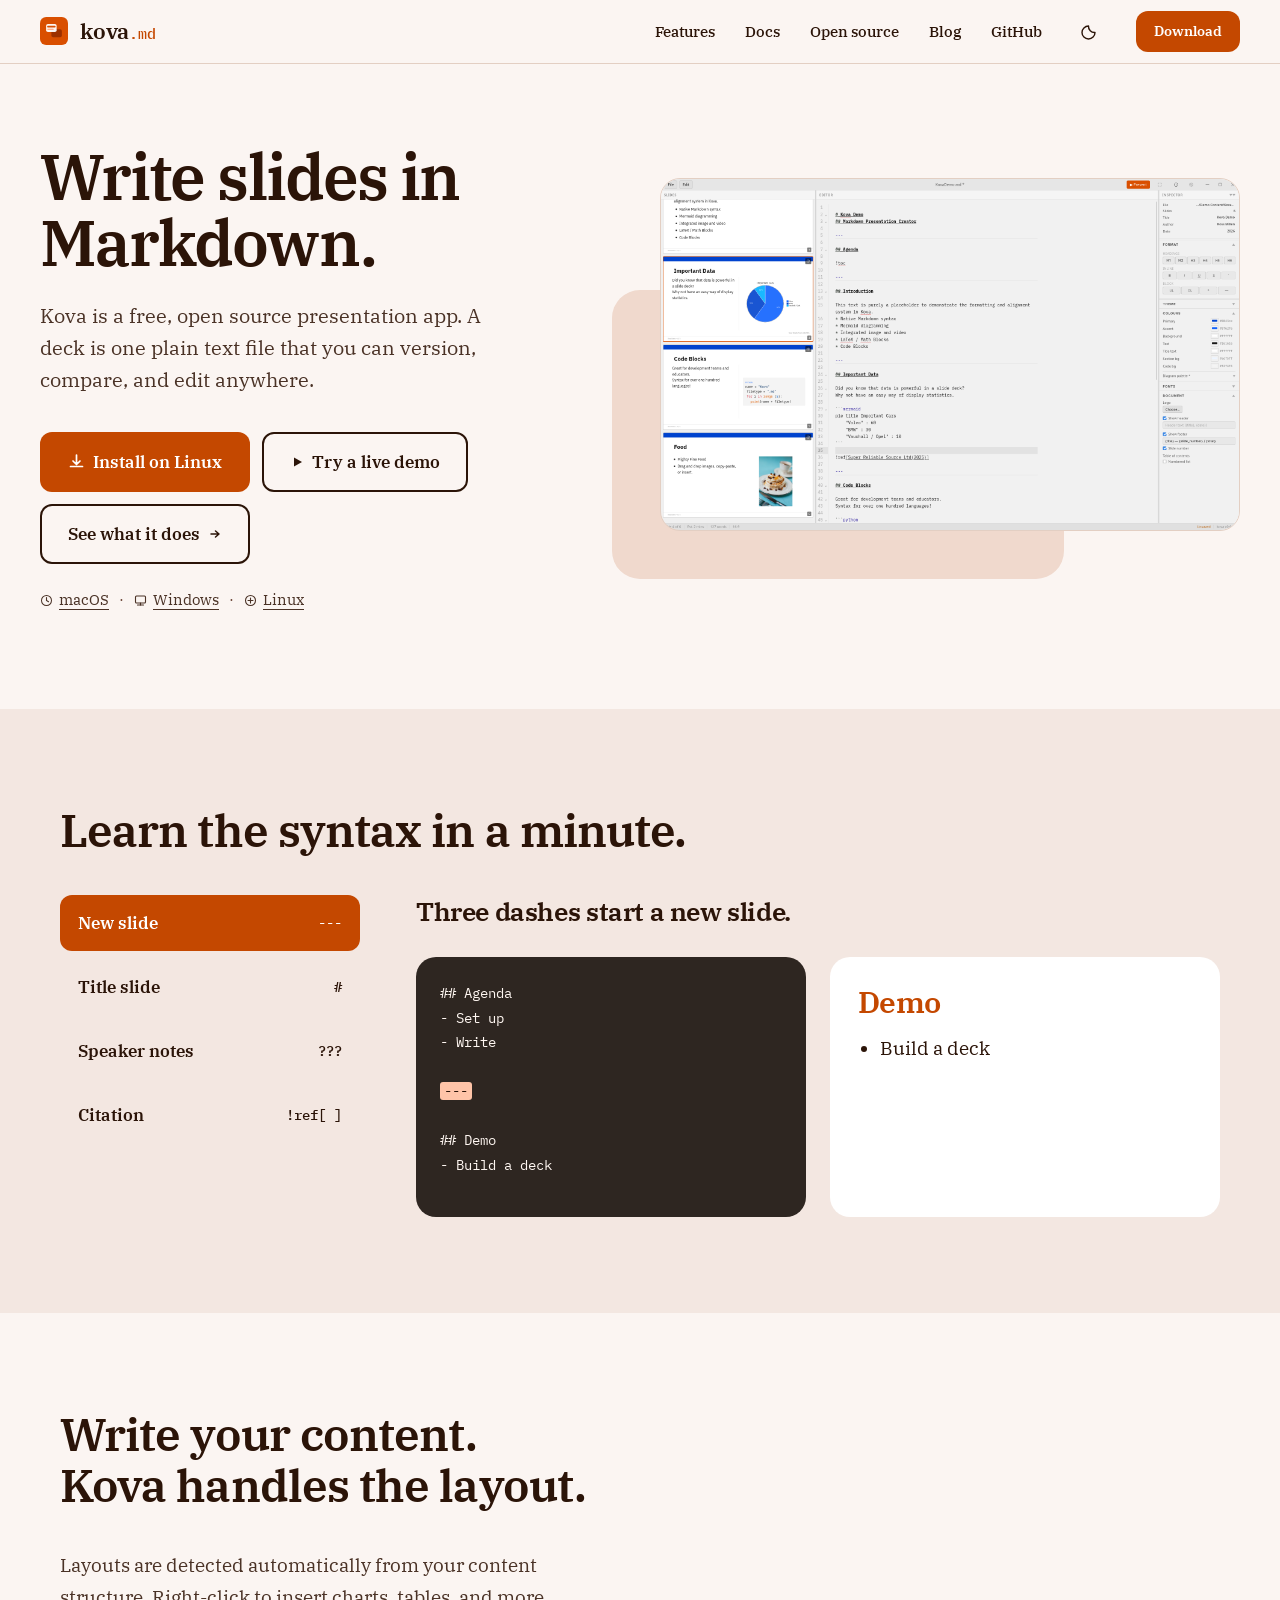
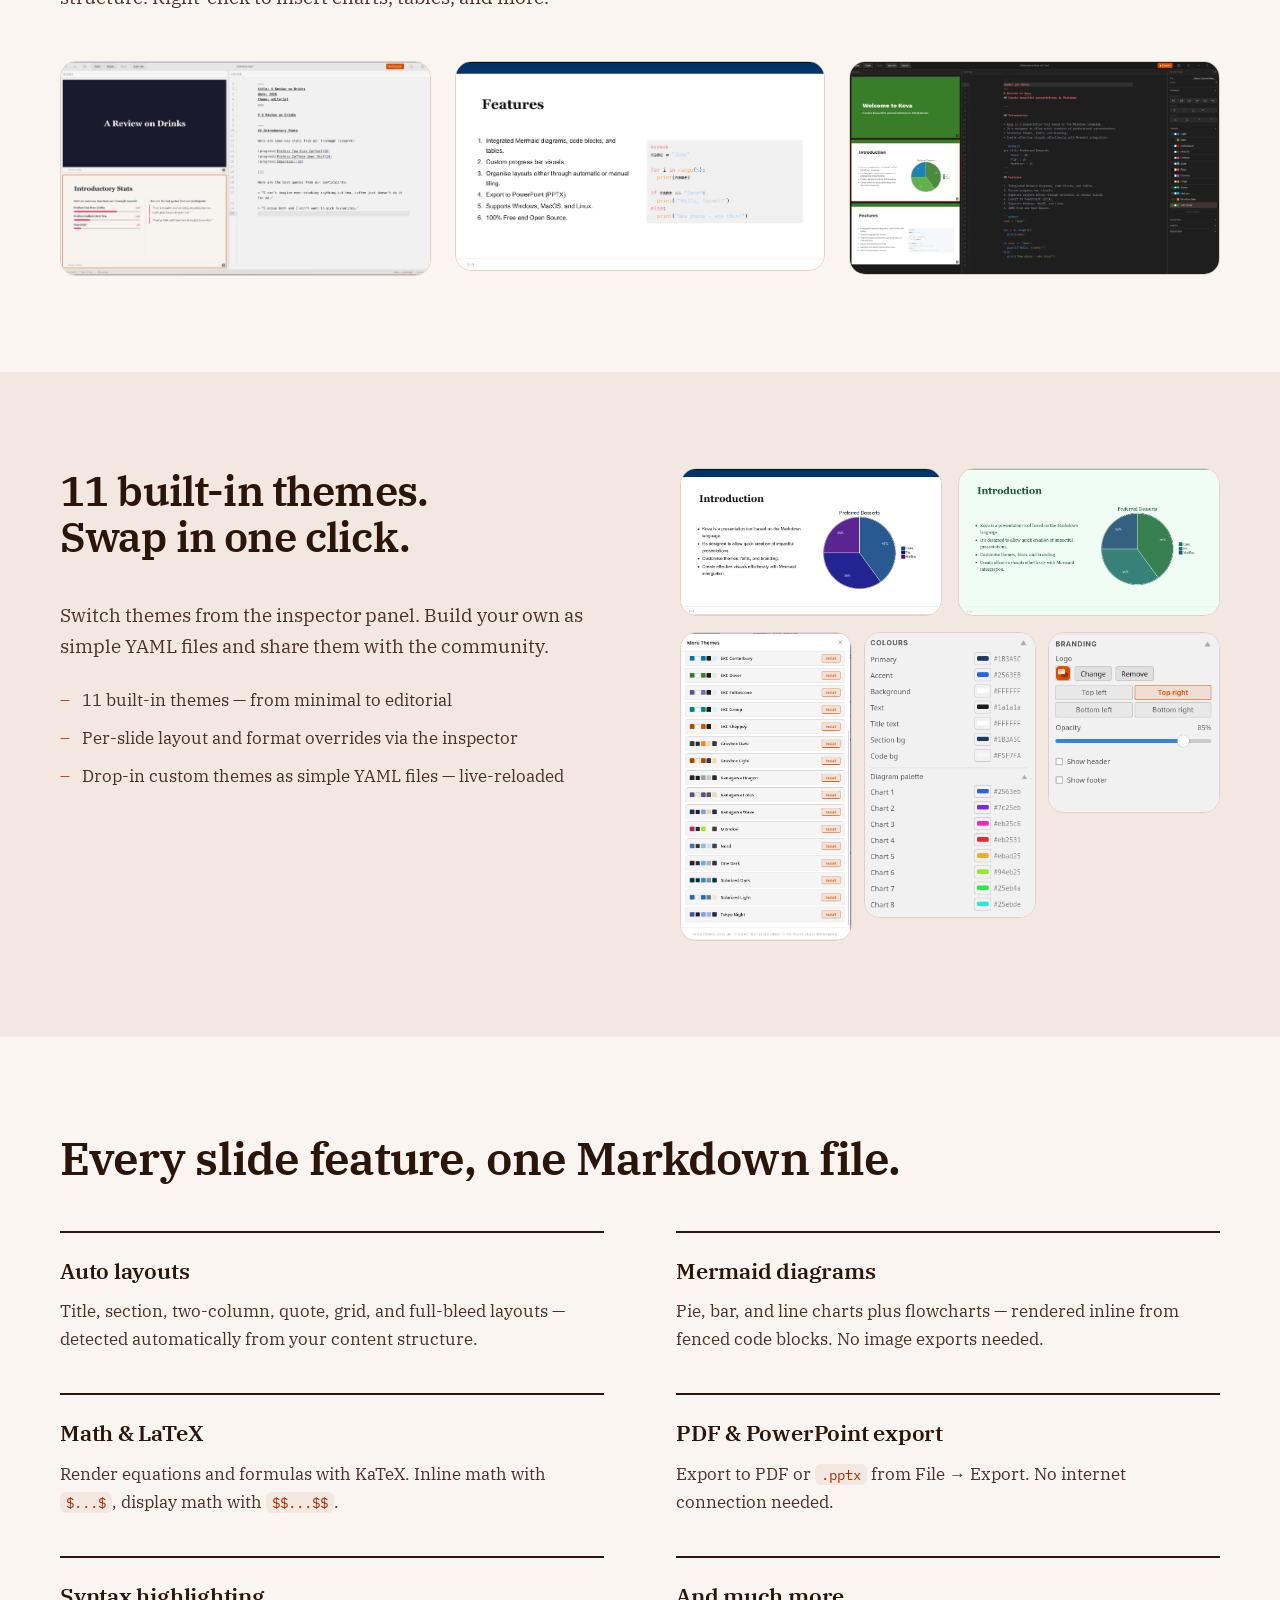
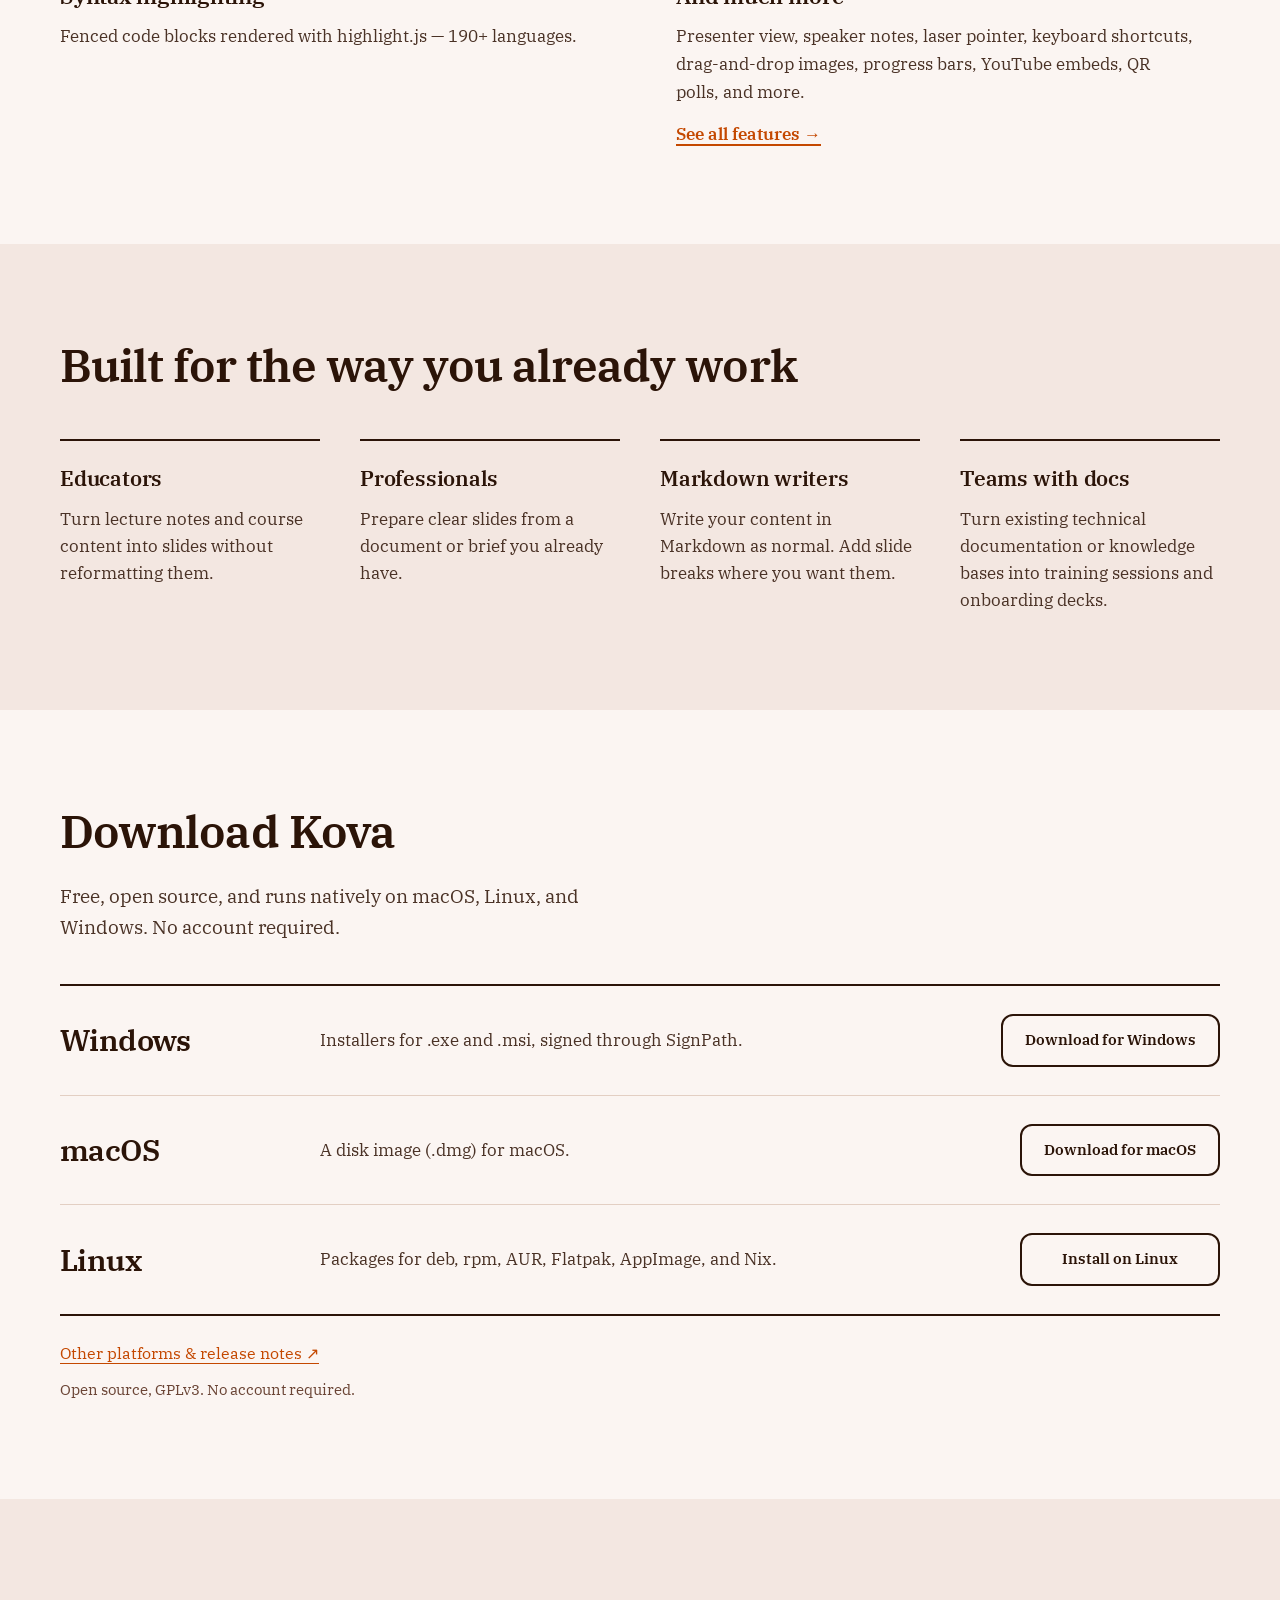
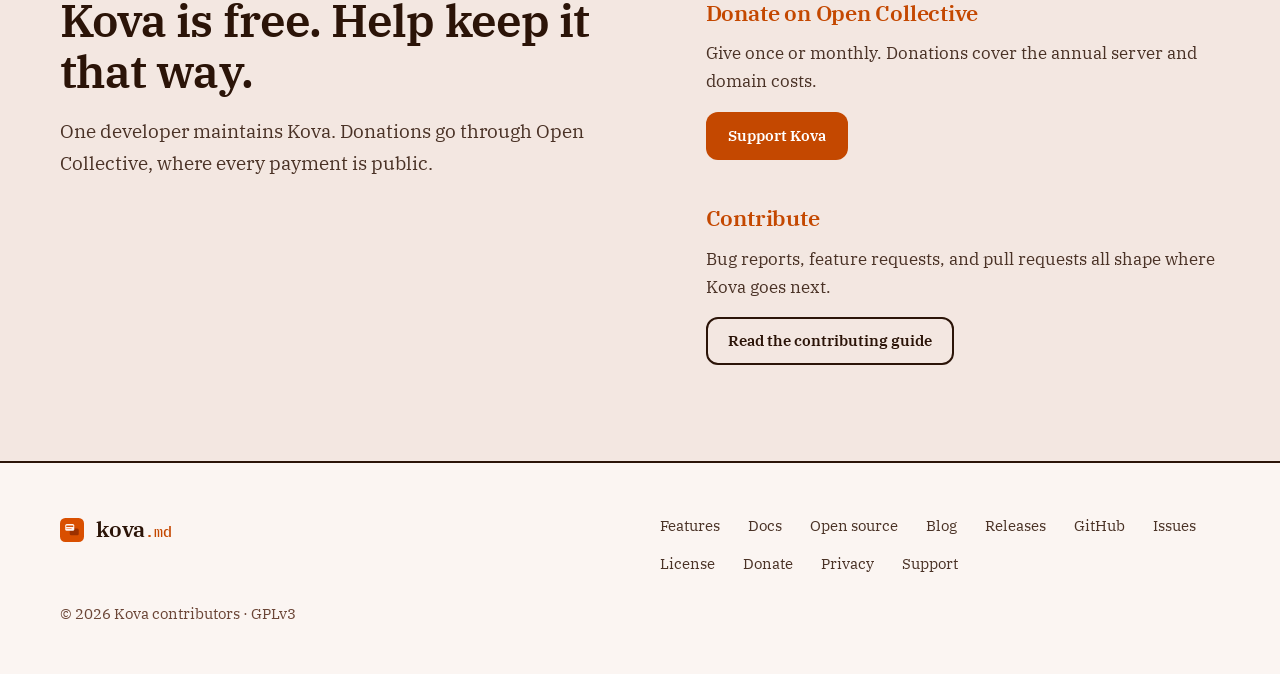
<file: index.html>
<!DOCTYPE html>
<html lang="en">
<head>
  <meta charset="UTF-8">
  <meta name="viewport" content="width=device-width, initial-scale=1.0">
  <title>kova.md — Markdown-powered presentations</title>
  <meta name="description" content="Kova turns Markdown into presentations. Free, open source, runs on Windows, macOS, and Linux. No account required.">
  <meta property="og:title" content="kova.md — Markdown-powered presentations">
  <meta property="og:description" content="Write Markdown. Get slides. Free and open source, runs on any platform, no account needed.">
  <meta property="og:type" content="website">
  <meta property="og:url" content="https://kova.md">
  <meta property="og:image" content="https://kova.md/assets/welcome-light.png">
  <meta property="og:site_name" content="Kova">
  <meta name="twitter:card" content="summary_large_image">
  <meta name="twitter:title" content="kova.md — Markdown-powered presentations">
  <meta name="twitter:description" content="Write Markdown. Get slides. Free and open source, runs on any platform, no account needed.">
  <meta name="twitter:image" content="https://kova.md/assets/welcome-light.png">
  <link rel="canonical" href="https://kova.md">
  <meta http-equiv="Content-Security-Policy" content="default-src 'self'; script-src 'self' 'sha256-0CcKsY49q+QPM5JuwYJRbLzDg1qPO/qPc+rmWY6FDQ8='; style-src 'self'; img-src 'self' data:; font-src 'self'; connect-src https://api.github.com; base-uri 'self'; form-action 'none'">
  <link rel="icon" type="image/svg+xml" href="favicon.svg">
  <link rel="icon" type="image/png" sizes="32x32" href="assets/favicon-32.png">
  <link rel="icon" type="image/png" sizes="128x128" href="assets/favicon-128.png">
  <link rel="apple-touch-icon" href="assets/apple-touch-icon.png">
  <link rel="stylesheet" href="css/style.css?v=20261017">
  <script>
    // Restore saved theme before first paint to prevent flash
    (function() {
      var t = localStorage.getItem('kova-theme');
      if (t === 'dark' || t === 'light') document.documentElement.setAttribute('data-theme', t);
    })();
  </script>
</head>
<body>

<!-- ═══ NAV ═══════════════════════════════════════════════ -->
<nav>
  <a class="nav-logo" href="/">
    <img src="assets/kova-icon.svg?v=20260522" width="28" height="28" alt="">
    <span class="nav-wordmark">kova<span class="tld">.md</span></span>
  </a>
  <div class="nav-spacer"></div>
  <ul class="nav-links">
    <li><a href="features.html">Features</a></li>
    <li><a href="https://wiki.kova.md">Docs</a></li>
    <li><a href="open-source.html">Open source</a></li>
    <li><a href="blog/index.html">Blog</a></li>
    <li><a href="https://github.com/kovamd/kova">GitHub</a></li>
    <li>
      <button class="theme-toggle" id="theme-toggle" aria-label="Toggle colour scheme">
        <svg class="icon-sun" width="16" height="16" viewBox="0 0 16 16" fill="none" aria-hidden="true">
          <circle cx="8" cy="8" r="3.2" stroke="currentColor" stroke-width="1.4"/>
          <line x1="8" y1="1.5" x2="8" y2="3"   stroke="currentColor" stroke-width="1.4" stroke-linecap="round"/>
          <line x1="8" y1="13"  x2="8" y2="14.5" stroke="currentColor" stroke-width="1.4" stroke-linecap="round"/>
          <line x1="1.5" y1="8" x2="3"   y2="8"  stroke="currentColor" stroke-width="1.4" stroke-linecap="round"/>
          <line x1="13"  y1="8" x2="14.5" y2="8" stroke="currentColor" stroke-width="1.4" stroke-linecap="round"/>
          <line x1="3.4" y1="3.4" x2="4.5" y2="4.5"   stroke="currentColor" stroke-width="1.4" stroke-linecap="round"/>
          <line x1="11.5" y1="11.5" x2="12.6" y2="12.6" stroke="currentColor" stroke-width="1.4" stroke-linecap="round"/>
          <line x1="12.6" y1="3.4" x2="11.5" y2="4.5"   stroke="currentColor" stroke-width="1.4" stroke-linecap="round"/>
          <line x1="4.5"  y1="11.5" x2="3.4" y2="12.6"  stroke="currentColor" stroke-width="1.4" stroke-linecap="round"/>
        </svg>
        <svg class="icon-moon" width="16" height="16" viewBox="0 0 16 16" fill="none" aria-hidden="true">
          <path d="M14 8.5A6 6 0 0 1 7.5 2 6.5 6.5 0 1 0 14 8.5z" stroke="currentColor" stroke-width="1.4" stroke-linejoin="round"/>
        </svg>
      </button>
    </li>
    <li>
      <a href="https://github.com/kovamd/kova/releases" class="btn btn-primary btn-sm">
        Download
      </a>
    </li>
  </ul>
</nav>

<!-- ═══ HERO ═══════════════════════════════════════════════ -->
<section class="hero">
  <div class="hero-inner container">
    <div class="hero-content">
      <h1>Write slides in Markdown.</h1>

      <p class="hero-sub">
        Kova is a free, open source presentation app. A deck is one plain text file that you can version, compare, and edit anywhere.
      </p>

      <div class="hero-cta">
        <a href="https://github.com/kovamd/kova/releases" class="btn btn-primary btn-lg">
          <svg width="17" height="17" viewBox="0 0 17 17" fill="none" aria-hidden="true">
            <path d="M8.5 2v9M5 8l3.5 3.5L12 8M2.5 13.5h12" stroke="white" stroke-width="1.7" stroke-linecap="round" stroke-linejoin="round"/>
          </svg>
          Download free
        </a>
        <a href="demo/" class="btn btn-secondary btn-lg">
          <svg width="14" height="14" viewBox="0 0 14 14" fill="none" aria-hidden="true">
            <path d="M4 2.5v9l8-4.5-8-4.5z" fill="currentColor"/>
          </svg>
          Try a live demo
        </a>
        <a href="features.html" class="btn btn-secondary btn-lg">
          See what it does
          <svg width="14" height="14" viewBox="0 0 14 14" fill="none" aria-hidden="true">
            <path d="M3 7h8M7.5 4l3.5 3-3.5 3" stroke="currentColor" stroke-width="1.5" stroke-linecap="round" stroke-linejoin="round"/>
          </svg>
        </a>
      </div>

      <div class="hero-os-links">
        <a href="https://github.com/kovamd/kova/releases" class="os-link">
          <svg width="13" height="13" viewBox="0 0 13 13" fill="none" aria-hidden="true"><path d="M6.5 1a5.5 5.5 0 1 0 0 11A5.5 5.5 0 0 0 6.5 1zm0 1a4.5 4.5 0 1 1 0 9 4.5 4.5 0 0 1 0-9z" fill="currentColor"/><path d="M6.5 3.5v3l2 1.2" stroke="currentColor" stroke-width="1.1" stroke-linecap="round"/></svg>
          macOS
        </a>
        <span class="os-sep">·</span>
        <a href="https://github.com/kovamd/kova/releases" class="os-link">
          <svg width="13" height="13" viewBox="0 0 13 13" fill="none" aria-hidden="true"><rect x="1.5" y="2" width="10" height="7" rx="1" stroke="currentColor" stroke-width="1.1"/><line x1="3.5" y1="11" x2="9.5" y2="11" stroke="currentColor" stroke-width="1.1" stroke-linecap="round"/><line x1="6.5" y1="9" x2="6.5" y2="11" stroke="currentColor" stroke-width="1.1" stroke-linecap="round"/></svg>
          Windows
        </a>
        <span class="os-sep">·</span>
        <a href="https://github.com/kovamd/kova/releases" class="os-link" data-os="linux">
          <svg width="13" height="13" viewBox="0 0 13 13" fill="none" aria-hidden="true"><circle cx="6.5" cy="6.5" r="5" stroke="currentColor" stroke-width="1.1"/><path d="M4 6.5h5M6.5 4v5" stroke="currentColor" stroke-width="1.1" stroke-linecap="round"/></svg>
          Linux
        </a>
      </div>
    </div>

    <!-- App screenshot -->
    <div class="hero-visual">
      <div class="hero-screenshot">
        <img src="assets/welcome-dark.png?v=20260713" class="screenshot-dark" alt="Kova editor — slide preview on the left, markdown on the right" width="980">
        <img src="assets/welcome-light.png?v=20260713" class="screenshot-light" alt="Kova editor in light mode — slide preview on the left, markdown on the right" width="980">
      </div>
    </div>
  </div>
</section>

<!-- ═══ SYNTAX TABS ═════════════════════════════════════════ -->
<section id="syntax-tabs" class="syn-section">
  <div class="container">
    <h2 class="s-heading">Learn the syntax in a minute.</h2>
    <input type="radio" name="syn" id="syn1" class="syn-radio" checked>
    <input type="radio" name="syn" id="syn2" class="syn-radio">
    <input type="radio" name="syn" id="syn3" class="syn-radio">
    <input type="radio" name="syn" id="syn4" class="syn-radio">
    <div class="syn-layout">
      <div class="syn-tabs" role="presentation">
          <label class="syn-tab" for="syn1">New slide <code>---</code></label>
          <label class="syn-tab" for="syn2">Title slide <code>#</code></label>
          <label class="syn-tab" for="syn3">Speaker notes <code>???</code></label>
          <label class="syn-tab" for="syn4">Citation <code>!ref[ ]</code></label>
      </div>
      <div class="syn-panels">
        <div class="syn-panel syn-panel-1">
          <p class="syn-lead">Three dashes start a new slide.</p>
          <div class="syn-pair">
            <div class="syn-code" role="img" aria-label="Markdown source">
              <span class="syn-line">## Agenda</span>
              <span class="syn-line">- Set up</span>
              <span class="syn-line">- Write</span>
              <span class="syn-line"></span>
              <span class="syn-line"><span class="mk">---</span></span>
              <span class="syn-line"></span>
              <span class="syn-line">## Demo</span>
              <span class="syn-line">- Build a deck</span>
            </div>
            <div>
            <div class="syn-slide"><div class="syn-slide-title">Demo</div><ul><li>Build a deck</li></ul></div>
            </div>
          </div>
        </div>
        <div class="syn-panel syn-panel-2">
          <p class="syn-lead">One # makes the title slide. Content slides use ##.</p>
          <div class="syn-pair">
            <div class="syn-code" role="img" aria-label="Markdown source">
              <span class="syn-line"><span class="mk">#</span> Subnetting</span>
              <span class="syn-line"></span>
              <span class="syn-line">---</span>
              <span class="syn-line"></span>
              <span class="syn-line">## Why subnet?</span>
              <span class="syn-line">- Less broadcast traffic</span>
            </div>
            <div>
            <div class="syn-slide"><div class="syn-slide-title syn-slide-title-only">Subnetting</div></div>
            </div>
          </div>
        </div>
        <div class="syn-panel syn-panel-3">
          <p class="syn-lead">Everything after ??? goes to the presenter view, not the screen.</p>
          <div class="syn-pair">
            <div class="syn-code" role="img" aria-label="Markdown source">
              <span class="syn-line">## Why subnet?</span>
              <span class="syn-line">- Less broadcast traffic</span>
              <span class="syn-line"></span>
              <span class="syn-line"><span class="mk">???</span></span>
              <span class="syn-line"><span class="syn-hl">Ask who has seen a /24.</span></span>
            </div>
            <div>
            <div class="syn-slide"><div class="syn-slide-title">Why subnet?</div><ul><li>Less broadcast traffic</li></ul></div>
            <div class="syn-notes"><strong>Presenter notes</strong>Ask who has seen a /24.</div>
            </div>
          </div>
        </div>
        <div class="syn-panel syn-panel-4">
          <p class="syn-lead">Add a source to any slide with !ref. It appears small in the bottom corner, and stays with the slide in PowerPoint exports.</p>
          <div class="syn-pair">
            <div class="syn-code" role="img" aria-label="Markdown source">
              <span class="syn-line">## Why subnet?</span>
              <span class="syn-line">- Less broadcast traffic</span>
              <span class="syn-line"></span>
              <span class="syn-line"><span class="mk">!ref</span>[Murphy, J. (2016)]</span>
            </div>
            <div>
            <div class="syn-slide"><div class="syn-slide-title">Why subnet?</div><ul><li>Less broadcast traffic</li></ul><div class="syn-slide-cite">Murphy, J. (2016)</div></div>
            </div>
          </div>
        </div>
      </div>
    </div>
  </div>
</section>

<!-- ═══ IN ACTION ════════════════════════════════════════════ -->
<section id="syntax" class="syntax-section">
  <div class="container">
    <h2 class="s-heading">Write your content.<br>Kova handles the layout.</h2>
    <p class="s-sub">Layouts are detected automatically from your content structure. Right-click to insert charts, tables, and more.</p>

    <div class="showcase-split showcase-triple">
      <div class="showcase-shot">
        <img src="assets/screenshot-drinks-dark.png?v=20260522" class="screenshot-dark" alt="Kova editor showing two-column layout with progress bar charts" width="820">
        <img src="assets/screenshot-drinks-light.png?v=20260522" class="screenshot-light" alt="Kova editor in light mode showing two-column layout with progress bar charts" width="820">
      </div>
      <div class="showcase-shot">
        <img src="assets/slide-features-code.png?v=20260522" alt="Rendered slide showing a feature list alongside a syntax-highlighted code block" width="820">
      </div>
      <div class="showcase-shot">
        <img src="assets/welcome-dover.png?v=20260522" alt="Kova editor with inspector open, showing the Dover theme applied" width="820">
      </div>
    </div>
  </div>
</section>

<!-- ═══ THEMES / CUSTOMISE ═══════════════════════════════════ -->
<section class="present-section">
  <div class="container">
    <div>
      <h2 class="s-heading present-heading">11 built-in themes.<br>Swap in one click.</h2>
      <p class="s-sub">
        Switch themes from the inspector panel. Build your own as simple YAML files
        and share them with the community.
      </p>
      <ul class="checklist">
        <li>
          11 built-in themes — from minimal to editorial
        </li>
        <li>
          Per-slide layout and format overrides via the inspector
        </li>
        <li>
          Drop-in custom themes as simple YAML files — live-reloaded
        </li>
      </ul>
    </div>

    <div class="theme-showcase">
      <div class="theme-slides">
        <div class="showcase-shot">
          <img src="assets/slide-theme-institutional.png?v=20260522" alt="Introduction slide in Institutional theme — dark navy with mermaid pie chart" width="540">
        </div>
        <div class="showcase-shot">
          <img src="assets/slide-theme-grove.png?v=20260522" alt="Introduction slide in Grove theme — light green tones with mermaid pie chart" width="540">
        </div>
      </div>
      <div class="inspector-panels">
        <div class="showcase-shot">
          <img src="assets/inspector-themes-dark.png?v=20260522" class="screenshot-dark" alt="Themes library showing available community and built-in themes" width="200">
          <img src="assets/inspector-themes-light.png?v=20260522" class="screenshot-light" alt="Themes library in light mode showing available community and built-in themes" width="200">
        </div>
        <div class="showcase-shot">
          <img src="assets/inspector-colours-dark.png?v=20260522" class="screenshot-dark" alt="Inspector panel showing colour customisation options" width="200">
          <img src="assets/inspector-colours-light.png?v=20260522" class="screenshot-light" alt="Inspector panel in light mode showing colour customisation options" width="200">
        </div>
        <div class="showcase-shot">
          <img src="assets/inspector-branding-dark.png?v=20260522" class="screenshot-dark" alt="Inspector panel showing branding and logo upload options" width="200">
          <img src="assets/inspector-branding-light.png?v=20260522" class="screenshot-light" alt="Inspector panel in light mode showing branding and logo upload options" width="200">
        </div>
      </div>
    </div>

  </div>
</section>

<!-- ═══ FEATURES ═══════════════════════════════════════════ -->
<section id="features">
  <div class="container">
    <h2 class="s-heading">Every slide feature, one Markdown file.</h2>

    <div class="feat-grid">

      <!-- Auto layouts -->
      <div class="feat-card">
        <h3>Auto layouts</h3>
        <p>Title, section, two-column, quote, grid, and full-bleed layouts — detected automatically from your content structure.</p>
      </div>

      <!-- Mermaid -->
      <div class="feat-card">
        <h3>Mermaid diagrams</h3>
        <p>Pie, bar, and line charts plus flowcharts — rendered inline from fenced code blocks. No image exports needed.</p>
      </div>

      <!-- Math & LaTeX -->
      <div class="feat-card">
        <h3>Math &amp; LaTeX</h3>
        <p>Render equations and formulas with KaTeX. Inline math with <code>$...$</code>, display math with <code>$$...$$</code>.</p>
      </div>

      <!-- Export -->
      <div class="feat-card">
        <h3>PDF &amp; PowerPoint export</h3>
        <p>Export to PDF or <code>.pptx</code> from File → Export. No internet connection needed.</p>
      </div>

      <!-- Syntax highlighting -->
      <div class="feat-card">
        <h3>Syntax highlighting</h3>
        <p>Fenced code blocks rendered with highlight.js — 190+ languages.</p>
      </div>

      <!-- See all features -->
      <div class="feat-card feat-card-cta">
        <h3>And much more</h3>
        <p>Presenter view, speaker notes, laser pointer, keyboard shortcuts, drag-and-drop images, progress bars, YouTube embeds, QR polls, and more.</p>
        <a href="features.html" class="feat-more-link">See all features →</a>
      </div>

    </div>
  </div>
</section>

<!-- ═══ AUDIENCES ═══════════════════════════════════════════ -->
<section class="audiences-section">
  <div class="container">
    <h2 class="s-heading">Built for the way you already work</h2>
    <div class="audience-grid">
      <div class="audience-card">
        <div class="audience-label">Educators</div>
        <p>Turn lecture notes and course content into slides without reformatting them.</p>
      </div>
      <div class="audience-card">
        <div class="audience-label">Professionals</div>
        <p>Prepare clear slides from a document or brief you already have.</p>
      </div>
      <div class="audience-card">
        <div class="audience-label">Markdown writers</div>
        <p>Write your content in Markdown as normal. Add slide breaks where you want them.</p>
      </div>
      <div class="audience-card">
        <div class="audience-label">Teams with docs</div>
        <p>Turn existing technical documentation or knowledge bases into training sessions and onboarding decks.</p>
      </div>
    </div>
  </div>
</section>

<!-- ═══ DOWNLOAD ═══════════════════════════════════════════ -->
<section id="download" class="cta-section">
  <div class="container">
    <h2 class="s-heading">Download Kova</h2>
    <p>Free, open source, and runs natively on macOS, Linux, and Windows. No account required.</p>
    <div class="dl-list">
      <div class="dl-row">
        <h3>Windows</h3>
        <p>Installers for .exe and .msi, signed through SignPath.</p>
        <a href="https://github.com/kovamd/kova/releases" class="btn btn-os">Download for Windows</a>
      </div>
      <div class="dl-row">
        <h3>macOS</h3>
        <p>A disk image (.dmg) for macOS.</p>
        <a href="https://github.com/kovamd/kova/releases" class="btn btn-os">Download for macOS</a>
      </div>
      <div class="dl-row">
        <h3>Linux</h3>
        <p>Packages for deb, rpm, AUR, Flatpak, AppImage, and Nix.</p>
        <a href="https://github.com/kovamd/kova/releases" class="btn btn-os" data-os="linux">Install on Linux</a>
      </div>
    </div>
    <p class="other-platforms">
      <a href="https://github.com/KovaMD/Kova/releases/latest">Other platforms &amp; release notes ↗</a>
    </p>
    <p class="platform-line">Open source, GPLv3. No account required.</p>
  </div>
</section>

<!-- ═══ SUPPORT ═════════════════════════════════════════════ -->
<section id="support" class="support-section">
  <div class="container support-grid">
    <div>
      <h2 class="s-heading">Kova is free. Help keep it that way.</h2>
      <p class="s-sub">One developer maintains Kova. Donations go through Open Collective, where every payment is public.</p>
    </div>
    <div class="support-blocks">
      <div>
        <h3>Donate on Open Collective</h3>
        <p>Give once or monthly. Donations cover the annual server and domain costs.</p>
        <a href="https://opencollective.com/kovamd" class="btn btn-primary">Support Kova</a>
      </div>
      <div>
        <h3>Contribute</h3>
        <p>Bug reports, feature requests, and pull requests all shape where Kova goes next.</p>
        <a href="https://wiki.kova.md/contributing/" class="btn btn-secondary">Read the contributing guide</a>
      </div>
    </div>
  </div>
</section>

<!-- ═══ FOOTER ══════════════════════════════════════════════ -->
<footer>
  <div class="footer-inner">
    <a class="nav-logo" href="/">
      <img src="assets/kova-icon.svg?v=20260522" width="24" height="24" alt="">
      <span class="nav-wordmark">kova<span class="tld">.md</span></span>
    </a>
    <ul class="footer-links">
      <li><a href="features.html">Features</a></li>
      <li><a href="https://wiki.kova.md">Docs</a></li>
      <li><a href="open-source.html">Open source</a></li>
      <li><a href="blog/index.html">Blog</a></li>
      <li><a href="https://github.com/KovaMD/Kova/releases">Releases</a></li>
      <li><a href="https://github.com/KovaMD/Kova">GitHub</a></li>
      <li><a href="https://github.com/KovaMD/Kova/issues">Issues</a></li>
      <li><a href="https://github.com/KovaMD/Kova/blob/main/LICENSE">License</a></li>
      <li><a href="https://opencollective.com/kovamd">Donate</a></li>
      <li><a href="privacy.html">Privacy</a></li>
      <li><a href="mailto:support@kova.md">Support</a></li>
    </ul>
    <p class="footer-copy">© 2026 Kova contributors · GPLv3</p>
  </div>
</footer>

<script src="js/main.js?v=20260930" defer></script>
</body>
</html>
</file>
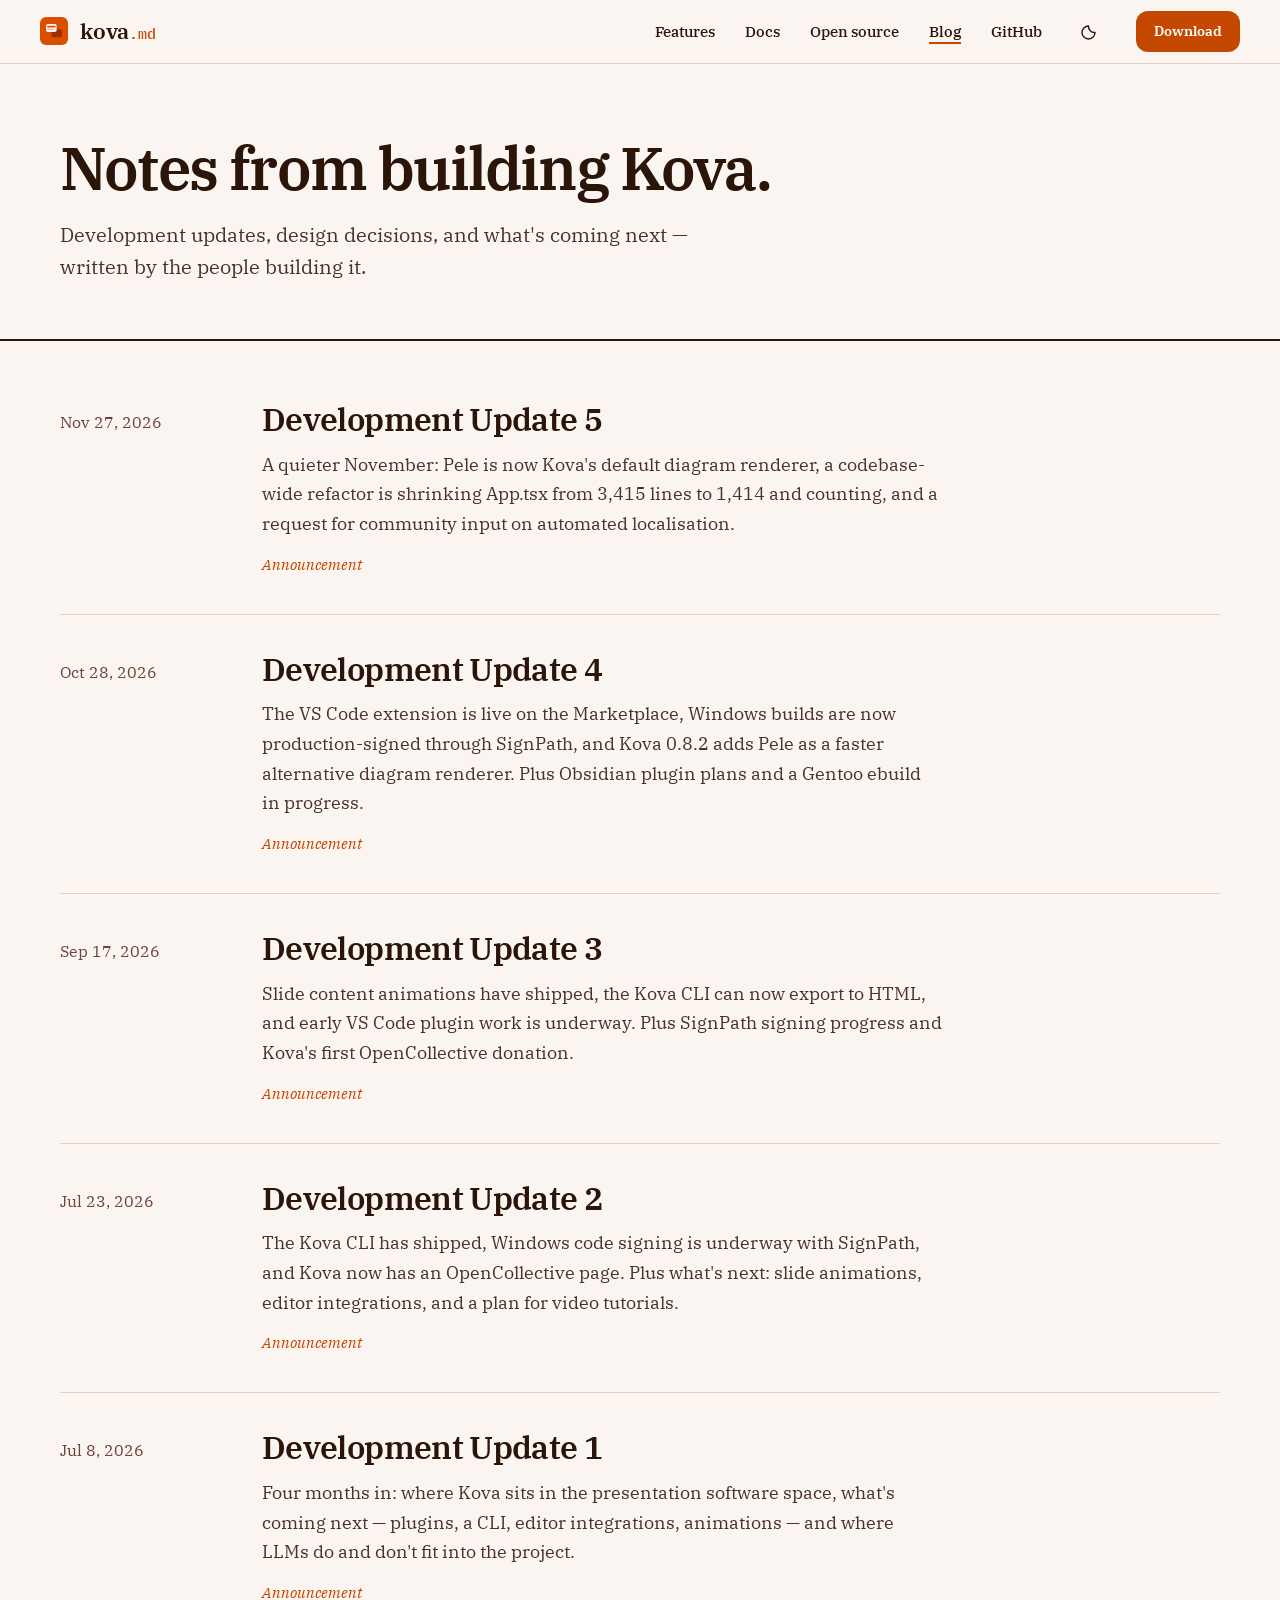
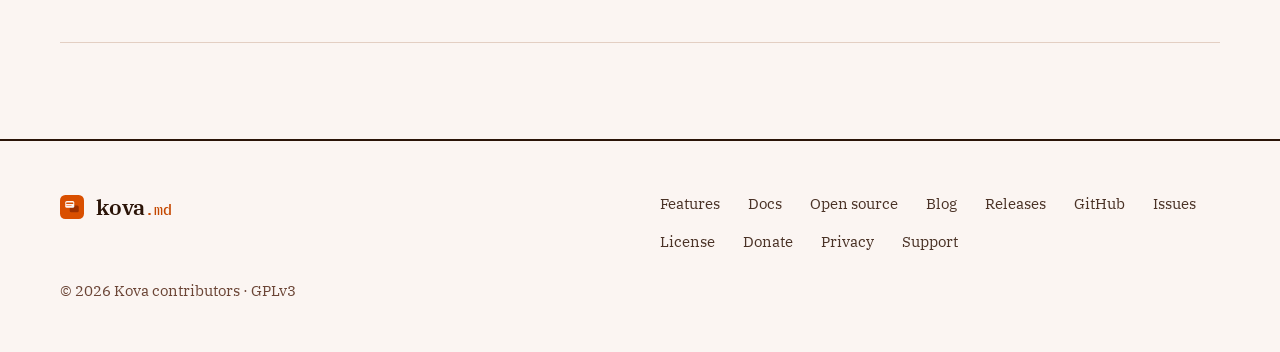
<file: blog/index.html>
<!DOCTYPE html>
<html lang="en">
<head>
  <meta charset="UTF-8">
  <meta name="viewport" content="width=device-width, initial-scale=1.0">
  <title>Blog — kova.md</title>
  <meta name="description" content="Notes on building Kova — development updates, design decisions, and what's next.">
  <meta property="og:title" content="Blog — kova.md">
  <meta property="og:description" content="Notes on building Kova — development updates, design decisions, and what's next.">
  <meta property="og:type" content="website">
  <meta property="og:url" content="https://kova.md/blog/">
  <meta property="og:image" content="https://kova.md/assets/welcome-light.png">
  <link rel="canonical" href="https://kova.md/blog/">
  <meta http-equiv="Content-Security-Policy" content="default-src 'self'; script-src 'self' 'sha256-0CcKsY49q+QPM5JuwYJRbLzDg1qPO/qPc+rmWY6FDQ8='; style-src 'self'; img-src 'self' data:; font-src 'self'; connect-src https://api.github.com; base-uri 'self'; form-action 'none'">
  <link rel="icon" type="image/svg+xml" href="../favicon.svg">
  <link rel="icon" type="image/png" sizes="32x32" href="../assets/favicon-32.png">
  <link rel="icon" type="image/png" sizes="128x128" href="../assets/favicon-128.png">
  <link rel="apple-touch-icon" href="../assets/apple-touch-icon.png">
  <link rel="stylesheet" href="../css/style.css?v=20261017">
  <link rel="stylesheet" href="../css/blog.css?v=20260930">
  <script>
    (function() {
      var t = localStorage.getItem('kova-theme');
      if (t === 'dark' || t === 'light') document.documentElement.setAttribute('data-theme', t);
    })();
  </script>
</head>
<body>

<!-- ═══ NAV ═══════════════════════════════════════════════ -->
<nav>
  <a class="nav-logo" href="/">
    <img src="../assets/kova-icon.svg?v=20260522" width="28" height="28" alt="">
    <span class="nav-wordmark">kova<span class="tld">.md</span></span>
  </a>
  <div class="nav-spacer"></div>
  <ul class="nav-links">
    <li><a href="../features.html">Features</a></li>
    <li><a href="https://wiki.kova.md">Docs</a></li>
    <li><a href="../open-source.html">Open source</a></li>
    <li><a href="index.html" aria-current="page">Blog</a></li>
    <li><a href="https://github.com/kovamd/kova">GitHub</a></li>
    <li>
      <button class="theme-toggle" id="theme-toggle" aria-label="Toggle colour scheme">
        <svg class="icon-sun" width="16" height="16" viewBox="0 0 16 16" fill="none" aria-hidden="true">
          <circle cx="8" cy="8" r="3.2" stroke="currentColor" stroke-width="1.4"/>
          <line x1="8" y1="1.5" x2="8" y2="3"   stroke="currentColor" stroke-width="1.4" stroke-linecap="round"/>
          <line x1="8" y1="13"  x2="8" y2="14.5" stroke="currentColor" stroke-width="1.4" stroke-linecap="round"/>
          <line x1="1.5" y1="8" x2="3"   y2="8"  stroke="currentColor" stroke-width="1.4" stroke-linecap="round"/>
          <line x1="13"  y1="8" x2="14.5" y2="8" stroke="currentColor" stroke-width="1.4" stroke-linecap="round"/>
          <line x1="3.4" y1="3.4" x2="4.5" y2="4.5"   stroke="currentColor" stroke-width="1.4" stroke-linecap="round"/>
          <line x1="11.5" y1="11.5" x2="12.6" y2="12.6" stroke="currentColor" stroke-width="1.4" stroke-linecap="round"/>
          <line x1="12.6" y1="3.4" x2="11.5" y2="4.5"   stroke="currentColor" stroke-width="1.4" stroke-linecap="round"/>
          <line x1="4.5"  y1="11.5" x2="3.4" y2="12.6"  stroke="currentColor" stroke-width="1.4" stroke-linecap="round"/>
        </svg>
        <svg class="icon-moon" width="16" height="16" viewBox="0 0 16 16" fill="none" aria-hidden="true">
          <path d="M14 8.5A6 6 0 0 1 7.5 2 6.5 6.5 0 1 0 14 8.5z" stroke="currentColor" stroke-width="1.4" stroke-linejoin="round"/>
        </svg>
      </button>
    </li>
    <li>
      <a href="https://github.com/kovamd/kova/releases" class="btn btn-primary btn-sm">
        Download
      </a>
    </li>
  </ul>
</nav>

<!-- ═══ PAGE HERO ══════════════════════════════════════════ -->
<section class="blog-page-hero">
  <div class="container">
    <h1 class="blog-hero-heading">Notes from building Kova.</h1>
    <p class="blog-hero-sub">Development updates, design decisions, and what's coming next — written by the people building it.</p>
  </div>
</section>

<!-- ═══ POST LIST ══════════════════════════════════════════ -->
<section class="blog-section">
  <div class="container">
    <div class="post-list">

      <a href="development-update-5.html" class="post-card">
        <span class="post-date">Nov 27, 2026</span>
        <div>
          <h2>Development Update 5</h2>
          <p class="post-excerpt">A quieter November: Pele is now Kova's default diagram renderer, a codebase-wide refactor is shrinking App.tsx from 3,415 lines to 1,414 and counting, and a request for community input on automated localisation.</p>
          <div class="post-tags">
            <span class="post-tag">Announcement</span>
          </div>
        </div>
      </a>

      <a href="development-update-4.html" class="post-card">
        <span class="post-date">Oct 28, 2026</span>
        <div>
          <h2>Development Update 4</h2>
          <p class="post-excerpt">The VS Code extension is live on the Marketplace, Windows builds are now production-signed through SignPath, and Kova 0.8.2 adds Pele as a faster alternative diagram renderer. Plus Obsidian plugin plans and a Gentoo ebuild in progress.</p>
          <div class="post-tags">
            <span class="post-tag">Announcement</span>
          </div>
        </div>
      </a>

      <a href="development-update-3.html" class="post-card">
        <span class="post-date">Sep 17, 2026</span>
        <div>
          <h2>Development Update 3</h2>
          <p class="post-excerpt">Slide content animations have shipped, the Kova CLI can now export to HTML, and early VS Code plugin work is underway. Plus SignPath signing progress and Kova's first OpenCollective donation.</p>
          <div class="post-tags">
            <span class="post-tag">Announcement</span>
          </div>
        </div>
      </a>

      <a href="development-update-2.html" class="post-card">
        <span class="post-date">Jul 23, 2026</span>
        <div>
          <h2>Development Update 2</h2>
          <p class="post-excerpt">The Kova CLI has shipped, Windows code signing is underway with SignPath, and Kova now has an OpenCollective page. Plus what's next: slide animations, editor integrations, and a plan for video tutorials.</p>
          <div class="post-tags">
            <span class="post-tag">Announcement</span>
          </div>
        </div>
      </a>

      <a href="development-update-1.html" class="post-card">
        <span class="post-date">Jul 8, 2026</span>
        <div>
          <h2>Development Update 1</h2>
          <p class="post-excerpt">Four months in: where Kova sits in the presentation software space, what's coming next — plugins, a CLI, editor integrations, animations — and where LLMs do and don't fit into the project.</p>
          <div class="post-tags">
            <span class="post-tag">Announcement</span>
          </div>
        </div>
      </a>

    </div>
  </div>
</section>

<!-- ═══ FOOTER ══════════════════════════════════════════════ -->
<footer>
  <div class="footer-inner">
    <a class="nav-logo" href="/">
      <img src="../assets/kova-icon.svg?v=20260522" width="24" height="24" alt="">
      <span class="nav-wordmark">kova<span class="tld">.md</span></span>
    </a>
    <ul class="footer-links">
      <li><a href="../features.html">Features</a></li>
      <li><a href="https://wiki.kova.md">Docs</a></li>
      <li><a href="../open-source.html">Open source</a></li>
      <li><a href="index.html">Blog</a></li>
      <li><a href="https://github.com/KovaMD/Kova/releases">Releases</a></li>
      <li><a href="https://github.com/KovaMD/Kova">GitHub</a></li>
      <li><a href="https://github.com/KovaMD/Kova/issues">Issues</a></li>
      <li><a href="https://github.com/KovaMD/Kova/blob/main/LICENSE">License</a></li>
      <li><a href="https://opencollective.com/kovamd">Donate</a></li>
      <li><a href="../privacy.html">Privacy</a></li>
      <li><a href="mailto:support@kova.md">Support</a></li>
    </ul>
    <p class="footer-copy">© 2026 Kova contributors · GPLv3</p>
  </div>
</footer>

<script src="../js/main.js?v=20260930" defer></script>
</body>
</html>
</file>
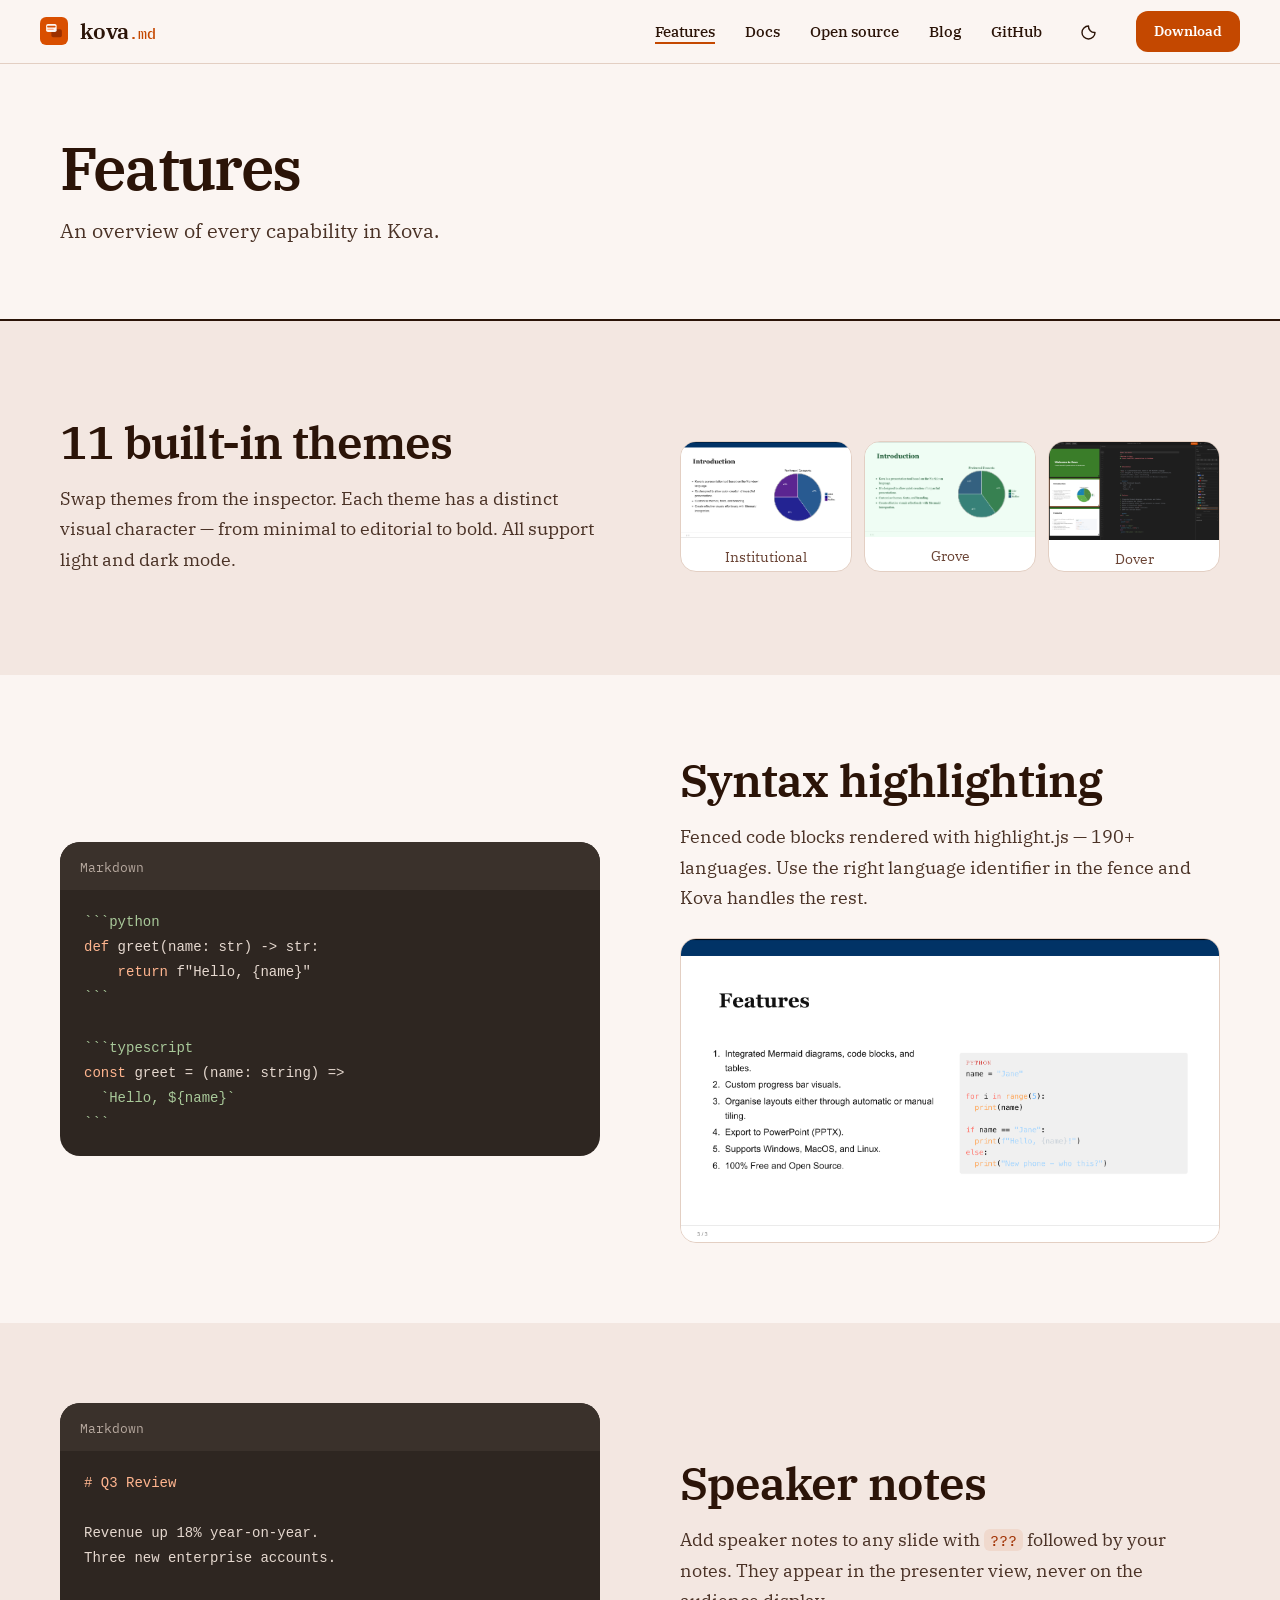
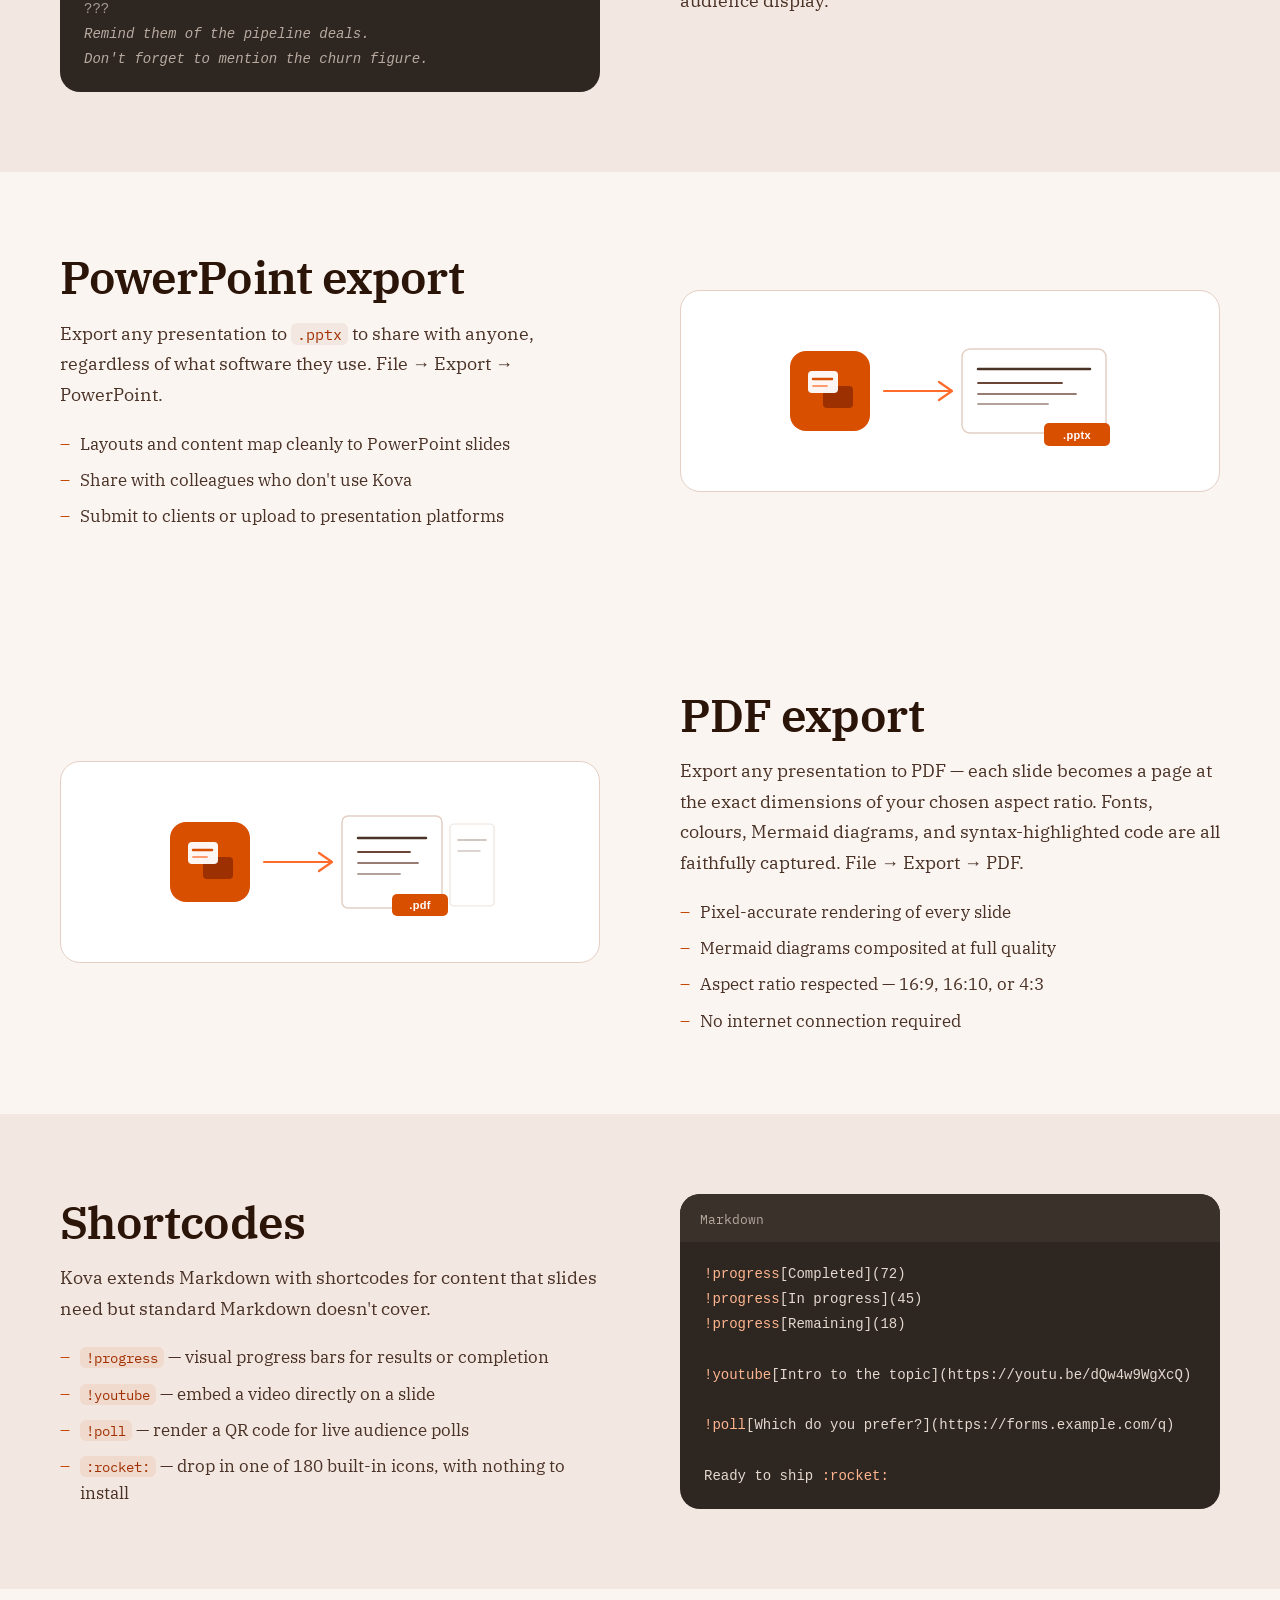
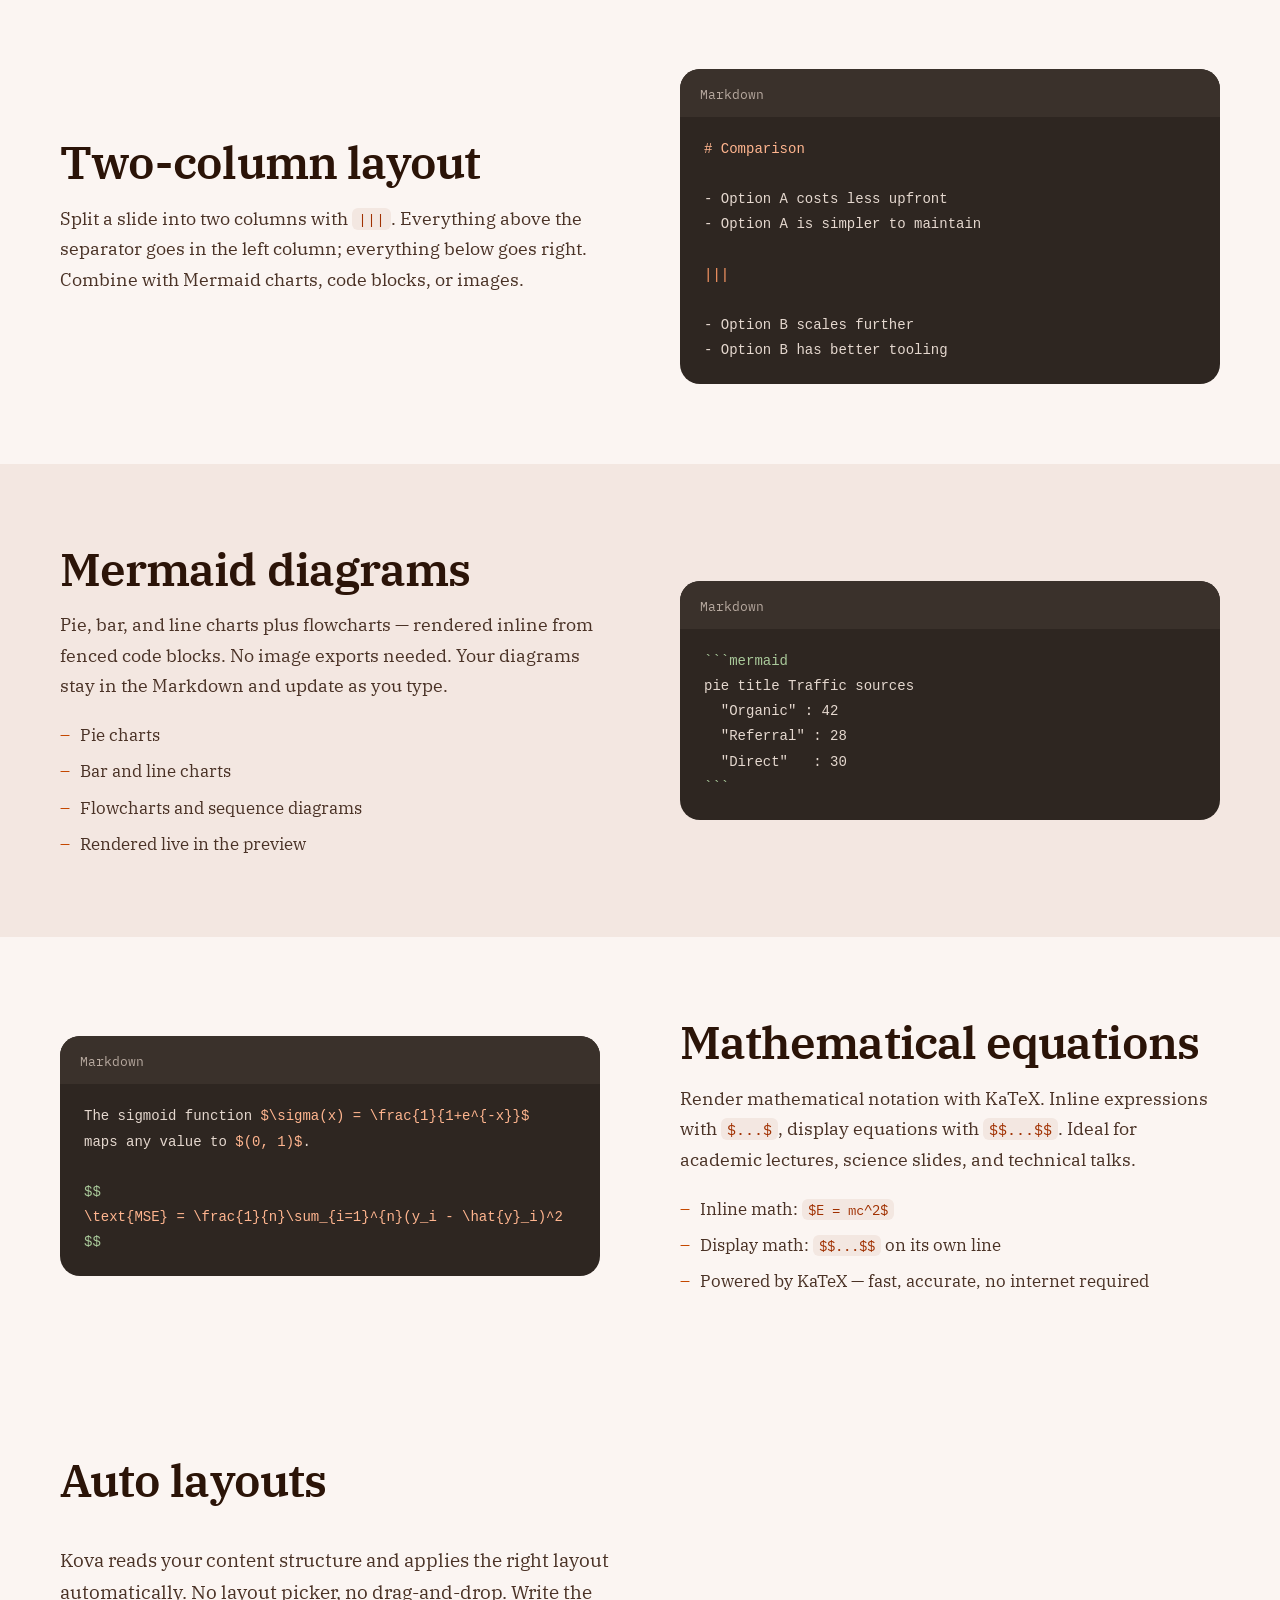
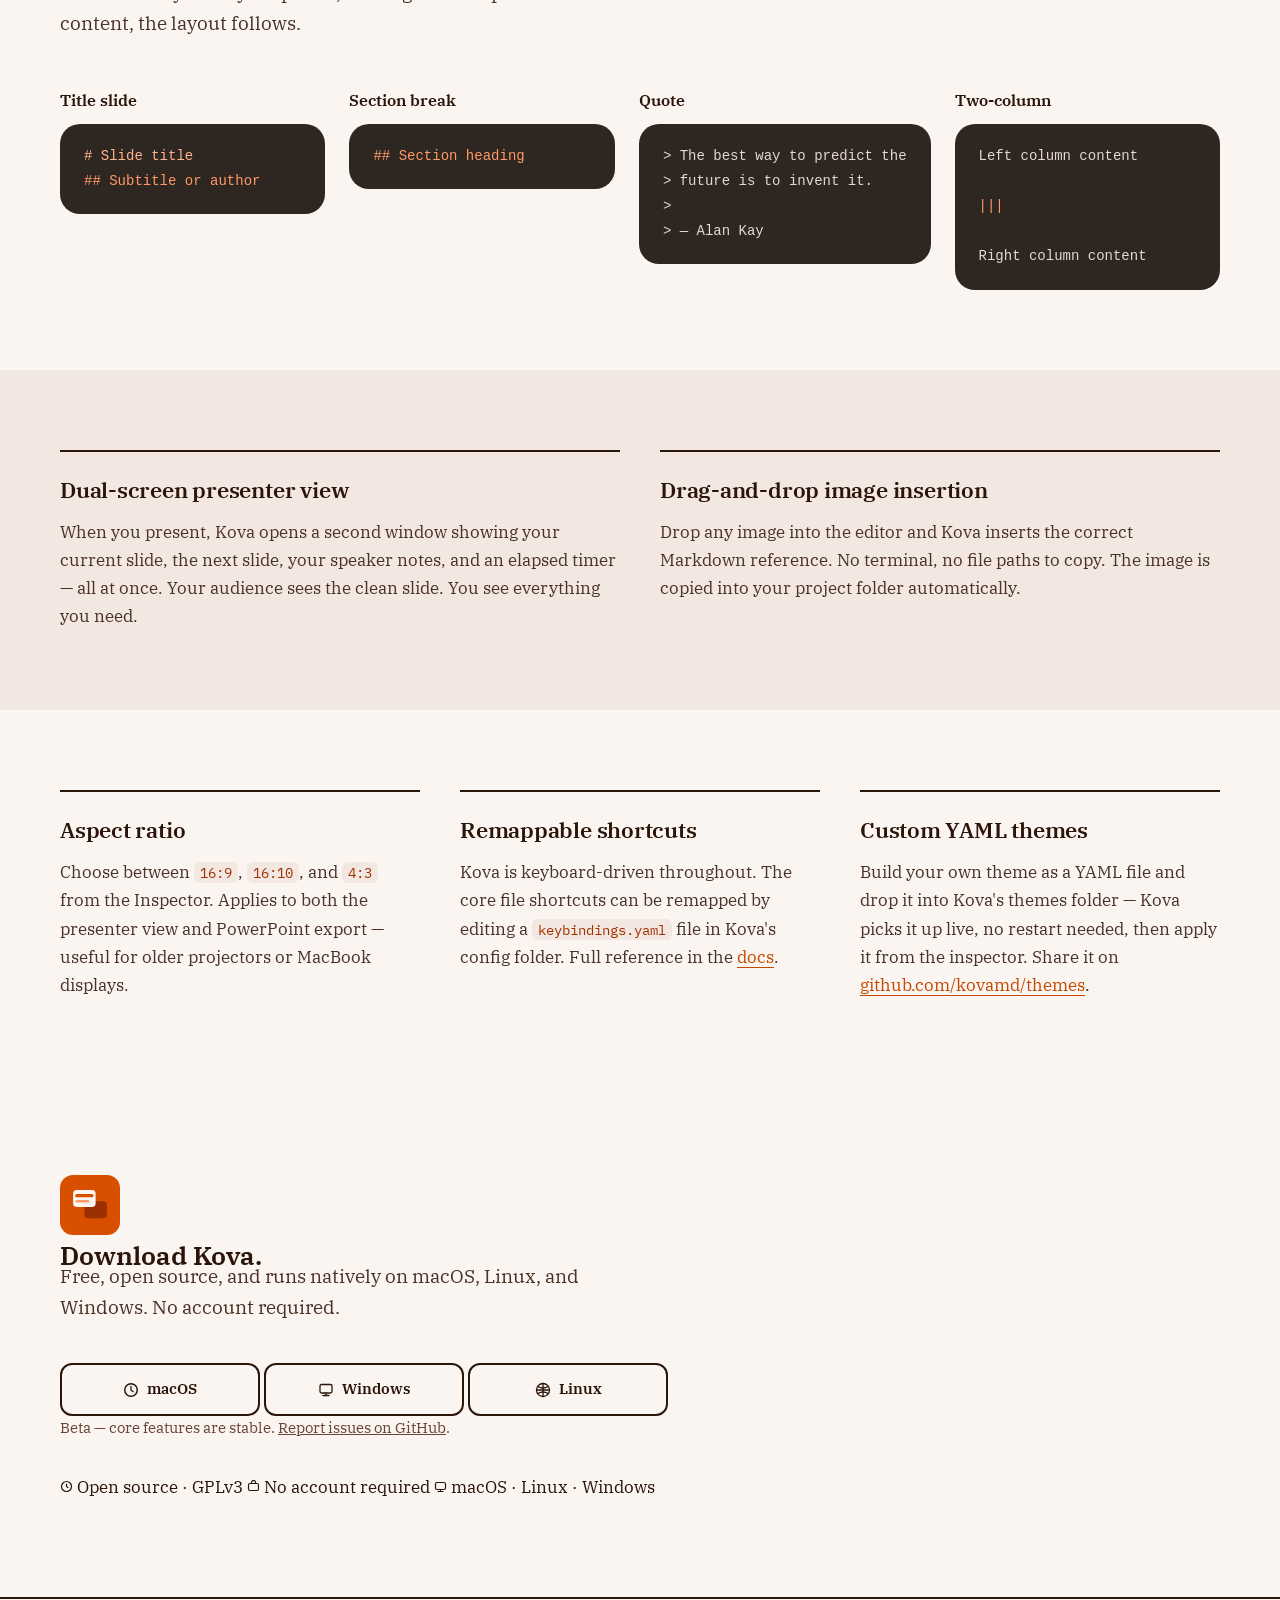
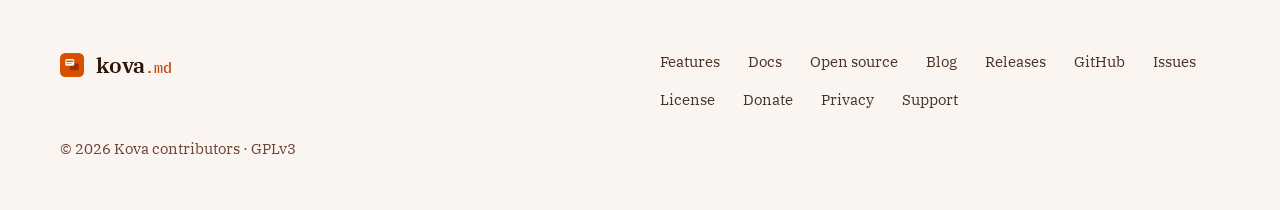
<file: features.html>
<!DOCTYPE html>
<html lang="en">
<head>
  <meta charset="UTF-8">
  <meta name="viewport" content="width=device-width, initial-scale=1.0">
  <title>Features — kova.md</title>
  <meta name="description" content="An overview of every capability in Kova — presenter view, speaker notes, PowerPoint export, 11 built-in themes, Mermaid diagrams, LaTeX math, and more.">
  <meta property="og:title" content="Features — kova.md">
  <meta property="og:description" content="An overview of every capability in Kova — presenter view, speaker notes, PowerPoint export, 11 built-in themes, Mermaid diagrams, LaTeX math, and more.">
  <meta property="og:type" content="website">
  <meta property="og:url" content="https://kova.md/features">
  <meta property="og:image" content="https://kova.md/assets/welcome-light.png">
  <link rel="canonical" href="https://kova.md/features">
  <meta http-equiv="Content-Security-Policy" content="default-src 'self'; script-src 'self' 'sha256-0CcKsY49q+QPM5JuwYJRbLzDg1qPO/qPc+rmWY6FDQ8='; style-src 'self'; img-src 'self' data:; font-src 'self'; connect-src https://api.github.com; base-uri 'self'; form-action 'none'">
  <link rel="icon" type="image/svg+xml" href="favicon.svg">
  <link rel="icon" type="image/png" sizes="32x32" href="assets/favicon-32.png">
  <link rel="icon" type="image/png" sizes="128x128" href="assets/favicon-128.png">
  <link rel="apple-touch-icon" href="assets/apple-touch-icon.png">
  <link rel="stylesheet" href="css/style.css?v=20261017">
  <link rel="stylesheet" href="css/features.css?v=20260930">
  <script>
    (function() {
      var t = localStorage.getItem('kova-theme');
      if (t === 'dark' || t === 'light') document.documentElement.setAttribute('data-theme', t);
    })();
  </script>
</head>
<body>

<!-- ═══ NAV ═══════════════════════════════════════════════ -->
<nav>
  <a class="nav-logo" href="/">
    <img src="assets/kova-icon.svg?v=20260522" width="28" height="28" alt="">
    <span class="nav-wordmark">kova<span class="tld">.md</span></span>
  </a>
  <div class="nav-spacer"></div>
  <ul class="nav-links">
    <li><a href="features.html" aria-current="page">Features</a></li>
    <li><a href="https://wiki.kova.md">Docs</a></li>
    <li><a href="open-source.html">Open source</a></li>
    <li><a href="blog/index.html">Blog</a></li>
    <li><a href="https://github.com/kovamd/kova">GitHub</a></li>
    <li>
      <button class="theme-toggle" id="theme-toggle" aria-label="Toggle colour scheme">
        <svg class="icon-sun" width="16" height="16" viewBox="0 0 16 16" fill="none" aria-hidden="true">
          <circle cx="8" cy="8" r="3.2" stroke="currentColor" stroke-width="1.4"/>
          <line x1="8" y1="1.5" x2="8" y2="3"   stroke="currentColor" stroke-width="1.4" stroke-linecap="round"/>
          <line x1="8" y1="13"  x2="8" y2="14.5" stroke="currentColor" stroke-width="1.4" stroke-linecap="round"/>
          <line x1="1.5" y1="8" x2="3"   y2="8"  stroke="currentColor" stroke-width="1.4" stroke-linecap="round"/>
          <line x1="13"  y1="8" x2="14.5" y2="8" stroke="currentColor" stroke-width="1.4" stroke-linecap="round"/>
          <line x1="3.4" y1="3.4" x2="4.5" y2="4.5"   stroke="currentColor" stroke-width="1.4" stroke-linecap="round"/>
          <line x1="11.5" y1="11.5" x2="12.6" y2="12.6" stroke="currentColor" stroke-width="1.4" stroke-linecap="round"/>
          <line x1="12.6" y1="3.4" x2="11.5" y2="4.5"   stroke="currentColor" stroke-width="1.4" stroke-linecap="round"/>
          <line x1="4.5"  y1="11.5" x2="3.4" y2="12.6"  stroke="currentColor" stroke-width="1.4" stroke-linecap="round"/>
        </svg>
        <svg class="icon-moon" width="16" height="16" viewBox="0 0 16 16" fill="none" aria-hidden="true">
          <path d="M14 8.5A6 6 0 0 1 7.5 2 6.5 6.5 0 1 0 14 8.5z" stroke="currentColor" stroke-width="1.4" stroke-linejoin="round"/>
        </svg>
      </button>
    </li>
    <li>
      <a href="https://github.com/kovamd/kova/releases" class="btn btn-primary btn-sm">
        Download
      </a>
    </li>
  </ul>
</nav>

<!-- ═══ PAGE HERO ══════════════════════════════════════════ -->
<section class="page-hero">
  <div class="container">
    <h1 class="page-hero-heading">Features</h1>
    <p class="page-hero-sub">An overview of every capability in Kova.</p>
  </div>
</section>

<!-- ═══ THEMES ══════════════════════════════════════════════ -->
<section class="feat-section feat-section-flagship feat-section-alt">
  <div class="container">
    <div class="feat-detail">
      <div class="feat-detail-text">
        <h2 class="s-heading">11 built-in themes</h2>
        <p class="feat-detail-body">Swap themes from the inspector. Each theme has a distinct visual character — from minimal to editorial to bold. All support light and dark mode.</p>
      </div>
      <div class="feat-detail-visual">
        <div class="theme-trio">
          <div class="showcase-shot">
            <img src="assets/slide-theme-institutional.png?v=20260522" alt="Institutional theme — dark navy with structured layout" width="540">
            <span class="theme-name">Institutional</span>
          </div>
          <div class="showcase-shot">
            <img src="assets/slide-theme-grove.png?v=20260522" alt="Grove theme — light green tones" width="540">
            <span class="theme-name">Grove</span>
          </div>
          <div class="showcase-shot">
            <img src="assets/welcome-dover.png?v=20260522" alt="Dover theme applied in the Kova editor" width="540">
            <span class="theme-name">Dover</span>
          </div>
        </div>
      </div>
    </div>
  </div>
</section>

<!-- ═══ SYNTAX HIGHLIGHTING ════════════════════════════════ -->
<section class="feat-section">
  <div class="container">
    <div class="feat-detail feat-detail-reverse">
      <div class="feat-detail-text">
        <h2 class="s-heading">Syntax highlighting</h2>
        <p class="feat-detail-body">Fenced code blocks rendered with highlight.js — 190+ languages. Use the right language identifier in the fence and Kova handles the rest.</p>
        <div class="showcase-shot mt-24">
          <img src="assets/slide-features-code.png?v=20260522" alt="Rendered slide with syntax-highlighted code block" width="820">
        </div>
      </div>
      <div class="feat-detail-visual">
        <div class="feat-code-example">
          <div class="fce-bar"><span class="fce-label">Markdown</span></div>
          <div class="fce-body">
            <pre><code><span class="c-code">```python</span>
<span class="c-kw">def</span><span class="c-text"> greet(name: str) -> str:</span>
<span class="c-kw">    return</span><span class="c-text"> f"Hello, {name}"</span>
<span class="c-code">```</span>

<span class="c-code">```typescript</span>
<span class="c-kw">const</span><span class="c-text"> greet = (name: string) =></span>
<span class="c-text">  </span><span class="c-code">`Hello, ${name}`</span>
<span class="c-code">```</span></code></pre>
          </div>
        </div>
      </div>
    </div>
  </div>
</section>

<!-- ═══ SPEAKER NOTES ══════════════════════════════════════ -->
<section class="feat-section feat-section-alt">
  <div class="container">
    <div class="feat-detail feat-detail-reverse">
      <div class="feat-detail-text">
        <h2 class="s-heading">Speaker notes</h2>
        <p class="feat-detail-body">Add speaker notes to any slide with <code>???</code> followed by your notes. They appear in the presenter view, never on the audience display.</p>
      </div>
      <div class="feat-detail-visual">
        <div class="feat-code-example">
          <div class="fce-bar">
            <span class="fce-label">Markdown</span>
          </div>
          <div class="fce-body">
            <pre><code><span class="c-h1"># Q3 Review</span>

<span class="c-text">Revenue up 18% year-on-year.</span>
<span class="c-text">Three new enterprise accounts.</span>

<span class="c-sep">???</span>
<span class="c-note">Remind them of the pipeline deals.</span>
<span class="c-note">Don't forget to mention the churn figure.</span></code></pre>
          </div>
        </div>
      </div>
    </div>
  </div>
</section>

<!-- ═══ POWERPOINT EXPORT ══════════════════════════════════ -->
<section class="feat-section">
  <div class="container">
    <div class="feat-detail">
      <div class="feat-detail-text">
        <h2 class="s-heading">PowerPoint export</h2>
        <p class="feat-detail-body">Export any presentation to <code>.pptx</code> to share with anyone, regardless of what software they use. File → Export → PowerPoint.</p>
        <ul class="feat-list">
          <li>Layouts and content map cleanly to PowerPoint slides</li>
          <li>Share with colleagues who don't use Kova</li>
          <li>Submit to clients or upload to presentation platforms</li>
        </ul>
      </div>
      <div class="feat-detail-visual">
        <div class="feat-graphic-card">
          <svg viewBox="0 0 340 120" xmlns="http://www.w3.org/2000/svg" role="img" aria-label="Kova exports to PowerPoint .pptx format">
            <!-- Kova icon -->
            <rect x="10" y="20" width="80" height="80" rx="16" fill="#D94F00"/>
            <rect x="43" y="55" width="30" height="22" rx="4" fill="#8C2800" opacity="0.8"/>
            <rect x="28" y="40" width="30" height="22" rx="4" fill="white" opacity="0.95"/>
            <line x1="33" y1="48" x2="52" y2="48" stroke="#D94F00" stroke-width="2.5" stroke-linecap="round"/>
            <line x1="33" y1="55" x2="47" y2="55" stroke="#FF6B2B" stroke-width="1.8" stroke-linecap="round" opacity="0.65"/>
            <!-- Arrow -->
            <line x1="104" y1="60" x2="170" y2="60" stroke="#FF6B2B" stroke-width="2.2" stroke-linecap="round"/>
            <path d="M159 51 L172 60 L159 69" stroke="#FF6B2B" stroke-width="2.2" stroke-linecap="round" stroke-linejoin="round" fill="none"/>
            <!-- Output slide -->
            <rect x="182" y="18" width="144" height="84" rx="8" fill="var(--card-bg)" stroke="var(--card-border)" stroke-width="1.5"/>
            <line x1="198" y1="38" x2="310" y2="38" stroke="var(--text-muted)" stroke-width="2.5" stroke-linecap="round"/>
            <line x1="198" y1="52" x2="282" y2="52" stroke="var(--text-dim)" stroke-width="1.8" stroke-linecap="round"/>
            <line x1="198" y1="63" x2="296" y2="63" stroke="var(--text-dim)" stroke-width="1.8" stroke-linecap="round" opacity="0.7"/>
            <line x1="198" y1="73" x2="268" y2="73" stroke="var(--text-dim)" stroke-width="1.8" stroke-linecap="round" opacity="0.5"/>
            <!-- .pptx badge -->
            <rect x="264" y="92" width="66" height="23" rx="5" fill="#D94F00"/>
            <text x="297" y="108" text-anchor="middle" fill="white" font-family="-apple-system, BlinkMacSystemFont, 'Segoe UI', sans-serif" font-size="11" font-weight="600" letter-spacing="0.3">.pptx</text>
          </svg>
        </div>
      </div>
    </div>
  </div>
</section>

<!-- ═══ PDF EXPORT ══════════════════════════════════════════ -->
<section class="feat-section">
  <div class="container">
    <div class="feat-detail feat-detail-reverse">
      <div class="feat-detail-text">
        <h2 class="s-heading">PDF export</h2>
        <p class="feat-detail-body">Export any presentation to PDF — each slide becomes a page at the exact dimensions of your chosen aspect ratio. Fonts, colours, Mermaid diagrams, and syntax-highlighted code are all faithfully captured. File → Export → PDF.</p>
        <ul class="feat-list">
          <li>Pixel-accurate rendering of every slide</li>
          <li>Mermaid diagrams composited at full quality</li>
          <li>Aspect ratio respected — 16:9, 16:10, or 4:3</li>
          <li>No internet connection required</li>
        </ul>
      </div>
      <div class="feat-detail-visual">
        <div class="feat-graphic-card">
          <svg viewBox="0 0 340 120" xmlns="http://www.w3.org/2000/svg" role="img" aria-label="Kova exports to PDF format">
            <!-- Kova icon -->
            <rect x="10" y="20" width="80" height="80" rx="16" fill="#D94F00"/>
            <rect x="43" y="55" width="30" height="22" rx="4" fill="#8C2800" opacity="0.8"/>
            <rect x="28" y="40" width="30" height="22" rx="4" fill="white" opacity="0.95"/>
            <line x1="33" y1="48" x2="52" y2="48" stroke="#D94F00" stroke-width="2.5" stroke-linecap="round"/>
            <line x1="33" y1="55" x2="47" y2="55" stroke="#FF6B2B" stroke-width="1.8" stroke-linecap="round" opacity="0.65"/>
            <!-- Arrow -->
            <line x1="104" y1="60" x2="170" y2="60" stroke="#FF6B2B" stroke-width="2.2" stroke-linecap="round"/>
            <path d="M159 51 L172 60 L159 69" stroke="#FF6B2B" stroke-width="2.2" stroke-linecap="round" stroke-linejoin="round" fill="none"/>
            <!-- Output page -->
            <rect x="182" y="14" width="100" height="92" rx="6" fill="var(--card-bg)" stroke="var(--card-border)" stroke-width="1.5"/>
            <line x1="198" y1="36" x2="266" y2="36" stroke="var(--text-muted)" stroke-width="2.5" stroke-linecap="round"/>
            <line x1="198" y1="50" x2="250" y2="50" stroke="var(--text-dim)" stroke-width="1.8" stroke-linecap="round"/>
            <line x1="198" y1="61" x2="258" y2="61" stroke="var(--text-dim)" stroke-width="1.8" stroke-linecap="round" opacity="0.7"/>
            <line x1="198" y1="72" x2="240" y2="72" stroke="var(--text-dim)" stroke-width="1.8" stroke-linecap="round" opacity="0.5"/>
            <!-- .pdf badge -->
            <rect x="232" y="92" width="56" height="22" rx="5" fill="#D94F00"/>
            <text x="260" y="107" text-anchor="middle" fill="white" font-family="-apple-system, BlinkMacSystemFont, 'Segoe UI', sans-serif" font-size="11" font-weight="600" letter-spacing="0.3">.pdf</text>
            <!-- Second page peek -->
            <rect x="290" y="22" width="44" height="82" rx="4" fill="var(--card-bg)" stroke="var(--card-border)" stroke-width="1.2" opacity="0.55"/>
            <line x1="298" y1="38" x2="326" y2="38" stroke="var(--text-dim)" stroke-width="1.6" stroke-linecap="round" opacity="0.4"/>
            <line x1="298" y1="49" x2="320" y2="49" stroke="var(--text-dim)" stroke-width="1.4" stroke-linecap="round" opacity="0.3"/>
          </svg>
        </div>
      </div>
    </div>
  </div>
</section>

<!-- ═══ INLINE ELEMENTS ════════════════════════════════════ -->
<section class="feat-section feat-section-alt">
  <div class="container">
    <div class="feat-detail">
      <div class="feat-detail-text">
        <h2 class="s-heading">Shortcodes</h2>
        <p class="feat-detail-body">Kova extends Markdown with shortcodes for content that slides need but standard Markdown doesn't cover.</p>
        <ul class="feat-list">
          <li><code>!progress</code> — visual progress bars for results or completion</li>
          <li><code>!youtube</code> — embed a video directly on a slide</li>
          <li><code>!poll</code> — render a QR code for live audience polls</li>
          <li><code>:rocket:</code> — drop in one of 180 built-in icons, with nothing to install</li>
        </ul>
      </div>
      <div class="feat-detail-visual">
        <div class="feat-code-example">
          <div class="fce-bar"><span class="fce-label">Markdown</span></div>
          <div class="fce-body">
            <pre><code><span class="c-kw">!progress</span><span class="c-text">[Completed](72)</span>
<span class="c-kw">!progress</span><span class="c-text">[In progress](45)</span>
<span class="c-kw">!progress</span><span class="c-text">[Remaining](18)</span>

<span class="c-kw">!youtube</span><span class="c-text">[Intro to the topic](https://youtu.be/dQw4w9WgXcQ)</span>

<span class="c-kw">!poll</span><span class="c-text">[Which do you prefer?](https://forms.example.com/q)</span>

<span class="c-text">Ready to ship </span><span class="c-kw">:rocket:</span></code></pre>
          </div>
        </div>
      </div>
    </div>
  </div>
</section>

<!-- ═══ TWO-COLUMN LAYOUT ══════════════════════════════════ -->
<section class="feat-section">
  <div class="container">
    <div class="feat-detail">
      <div class="feat-detail-text">
        <h2 class="s-heading">Two-column layout</h2>
        <p class="feat-detail-body">Split a slide into two columns with <code>|||</code>. Everything above the separator goes in the left column; everything below goes right. Combine with Mermaid charts, code blocks, or images.</p>
      </div>
      <div class="feat-detail-visual">
        <div class="feat-code-example">
          <div class="fce-bar"><span class="fce-label">Markdown</span></div>
          <div class="fce-body">
            <pre><code><span class="c-h1"># Comparison</span>

<span class="c-text">- Option A costs less upfront</span>
<span class="c-text">- Option A is simpler to maintain</span>

<span class="c-col">|||</span>

<span class="c-text">- Option B scales further</span>
<span class="c-text">- Option B has better tooling</span></code></pre>
          </div>
        </div>
      </div>
    </div>
  </div>
</section>

<!-- ═══ MERMAID ═════════════════════════════════════════════ -->
<section class="feat-section feat-section-alt">
  <div class="container">
    <div class="feat-detail">
      <div class="feat-detail-text">
        <h2 class="s-heading">Mermaid diagrams</h2>
        <p class="feat-detail-body">Pie, bar, and line charts plus flowcharts — rendered inline from fenced code blocks. No image exports needed. Your diagrams stay in the Markdown and update as you type.</p>
        <ul class="feat-list">
          <li>Pie charts</li>
          <li>Bar and line charts</li>
          <li>Flowcharts and sequence diagrams</li>
          <li>Rendered live in the preview</li>
        </ul>
      </div>
      <div class="feat-detail-visual">
        <div class="feat-code-example">
          <div class="fce-bar"><span class="fce-label">Markdown</span></div>
          <div class="fce-body">
            <pre><code><span class="c-code">```mermaid</span>
<span class="c-text">pie title Traffic sources</span>
<span class="c-text">  "Organic" : 42</span>
<span class="c-text">  "Referral" : 28</span>
<span class="c-text">  "Direct"   : 30</span>
<span class="c-code">```</span></code></pre>
          </div>
        </div>
      </div>
    </div>
  </div>
</section>

<!-- ═══ MATH & LATEX ════════════════════════════════════════ -->
<section class="feat-section">
  <div class="container">
    <div class="feat-detail feat-detail-reverse">
      <div class="feat-detail-text">
        <h2 class="s-heading">Mathematical equations</h2>
        <p class="feat-detail-body">Render mathematical notation with KaTeX. Inline expressions with <code>$...$</code>, display equations with <code>$$...$$</code>. Ideal for academic lectures, science slides, and technical talks.</p>
        <ul class="feat-list">
          <li>Inline math: <code>$E = mc^2$</code></li>
          <li>Display math: <code>$$...$$</code> on its own line</li>
          <li>Powered by KaTeX — fast, accurate, no internet required</li>
        </ul>
      </div>
      <div class="feat-detail-visual">
        <div class="feat-code-example">
          <div class="fce-bar"><span class="fce-label">Markdown</span></div>
          <div class="fce-body">
            <pre><code><span class="c-text">The sigmoid function </span><span class="c-kw">$\sigma(x) = \frac{1}{1+e^{-x}}$</span>
<span class="c-text">maps any value to </span><span class="c-kw">$(0, 1)$</span><span class="c-text">.</span>

<span class="c-code">$$</span>
<span class="c-kw">\text{MSE} = \frac{1}{n}\sum_{i=1}^{n}(y_i - \hat{y}_i)^2</span>
<span class="c-code">$$</span></code></pre>
          </div>
        </div>
      </div>
    </div>
  </div>
</section>

<!-- ═══ AUTO LAYOUTS ═══════════════════════════════════════ -->
<section class="feat-section">
  <div class="container">
    <h2 class="s-heading">Auto layouts</h2>
    <p class="s-sub s-sub-spaced">Kova reads your content structure and applies the right layout automatically. No layout picker, no drag-and-drop. Write the content, the layout follows.</p>

    <div class="layout-grid">
      <div class="layout-item">
        <div class="layout-label">Title slide</div>
        <div class="feat-code-example">
          <div class="fce-body">
            <pre><code><span class="c-h1"># Slide title</span>
<span class="c-h2">## Subtitle or author</span></code></pre>
          </div>
        </div>
      </div>
      <div class="layout-item">
        <div class="layout-label">Section break</div>
        <div class="feat-code-example">
          <div class="fce-body">
            <pre><code><span class="c-h2">## Section heading</span>
<span class="c-note"><!-- no body content --></span></code></pre>
          </div>
        </div>
      </div>
      <div class="layout-item">
        <div class="layout-label">Quote</div>
        <div class="feat-code-example">
          <div class="fce-body">
            <pre><code><span class="c-text">&gt; The best way to predict the</span>
<span class="c-text">&gt; future is to invent it.</span>
<span class="c-text">&gt;</span>
<span class="c-text">&gt; — Alan Kay</span></code></pre>
          </div>
        </div>
      </div>
      <div class="layout-item">
        <div class="layout-label">Two-column</div>
        <div class="feat-code-example">
          <div class="fce-body">
            <pre><code><span class="c-text">Left column content</span>

<span class="c-col">|||</span>

<span class="c-text">Right column content</span></code></pre>
          </div>
        </div>
      </div>
    </div>
  </div>
</section>

<!-- ═══ PRESENTER VIEW + DRAG AND DROP ════════════════════ -->
<section class="feat-section feat-section-alt">
  <div class="container">
    <div class="inline-feat-grid-2">

      <div class="inline-feat">
        <h3 class="inline-feat-heading">Dual-screen presenter view</h3>
        <p>When you present, Kova opens a second window showing your current slide, the next slide, your speaker notes, and an elapsed timer — all at once. Your audience sees the clean slide. You see everything you need.</p>
      </div>

      <div class="inline-feat">
        <h3 class="inline-feat-heading">Drag-and-drop image insertion</h3>
        <p>Drop any image into the editor and Kova inserts the correct Markdown reference. No terminal, no file paths to copy. The image is copied into your project folder automatically.</p>
      </div>

    </div>
  </div>
</section>

<!-- ═══ ASPECT RATIO + KEYBOARD ════════════════════════════ -->
<section class="feat-section">
  <div class="container">
    <div class="inline-feat-grid">

      <div class="inline-feat">
        <h3 class="inline-feat-heading">Aspect ratio</h3>
        <p>Choose between <code>16:9</code>, <code>16:10</code>, and <code>4:3</code> from the Inspector. Applies to both the presenter view and PowerPoint export — useful for older projectors or MacBook displays.</p>
      </div>

      <div class="inline-feat">
        <h3 class="inline-feat-heading">Remappable shortcuts</h3>
        <p>Kova is keyboard-driven throughout. The core file shortcuts can be remapped by editing a <code>keybindings.yaml</code> file in Kova's config folder. Full reference in the <a href="https://wiki.kova.md">docs</a>.</p>
      </div>

      <div class="inline-feat">
        <h3 class="inline-feat-heading">Custom YAML themes</h3>
        <p>Build your own theme as a YAML file and drop it into Kova's themes folder — Kova picks it up live, no restart needed, then apply it from the inspector. Share it on <a href="https://github.com/kovamd/themes/">github.com/kovamd/themes</a>.</p>
      </div>

    </div>
  </div>
</section>

<!-- ═══ CTA ════════════════════════════════════════════════ -->
<section id="download" class="cta-section">
  <div class="container">
    <div class="cta-icon">
      <img src="assets/kova-icon-256.svg?v=20260522" width="60" height="60" alt="">
    </div>
    <h2>Download Kova.</h2>
    <p>Free, open source, and runs natively on macOS, Linux, and Windows. No account required.</p>
    <div class="os-download-btns">
      <a href="https://github.com/kovamd/kova/releases" class="btn btn-os">
        <svg width="16" height="16" viewBox="0 0 16 16" fill="none" aria-hidden="true"><path d="M8 1a7 7 0 1 0 0 14A7 7 0 0 0 8 1zm0 1.5a5.5 5.5 0 1 1 0 11 5.5 5.5 0 0 1 0-11z" fill="currentColor"/><path d="M8 4.5v3.75l2.25 1.5" stroke="currentColor" stroke-width="1.3" stroke-linecap="round"/></svg>
        macOS
      </a>
      <a href="https://github.com/kovamd/kova/releases" class="btn btn-os">
        <svg width="16" height="16" viewBox="0 0 16 16" fill="none" aria-hidden="true"><rect x="2" y="2.5" width="12" height="8.5" rx="1.5" stroke="currentColor" stroke-width="1.3"/><line x1="5" y1="13.5" x2="11" y2="13.5" stroke="currentColor" stroke-width="1.3" stroke-linecap="round"/><line x1="8" y1="11" x2="8" y2="13.5" stroke="currentColor" stroke-width="1.3" stroke-linecap="round"/></svg>
        Windows
      </a>
      <a href="https://github.com/kovamd/kova/releases" class="btn btn-os">
        <svg width="16" height="16" viewBox="0 0 16 16" fill="none" aria-hidden="true"><circle cx="8" cy="8" r="6.5" stroke="currentColor" stroke-width="1.3"/><line x1="8" y1="1.5" x2="8" y2="14.5" stroke="currentColor" stroke-width="1.3" stroke-linecap="round"/><path d="M1.5 8h13" stroke="currentColor" stroke-width="1.3" stroke-linecap="round"/><path d="M3 4.5c1.5 1 3 1.5 5 1.5s3.5-.5 5-1.5M3 11.5c1.5-1 3-1.5 5-1.5s3.5.5 5 1.5" stroke="currentColor" stroke-width="1.3" stroke-linecap="round"/></svg>
        Linux
      </a>
    </div>
    <p class="alpha-note">Beta — core features are stable. <a href="https://github.com/KovaMD/Kova/issues">Report issues on GitHub</a>.</p>
    <div class="platform-tags">
      <span class="platform-tag">
        <svg width="13" height="13" viewBox="0 0 13 13" fill="none" aria-hidden="true">
          <path d="M6.5 1.5C3.74 1.5 1.5 3.74 1.5 6.5S3.74 11.5 6.5 11.5 11.5 9.26 11.5 6.5 9.26 1.5 6.5 1.5z" stroke="currentColor" stroke-width="1.2"/>
          <path d="M6.5 4v2.5l1.5 1" stroke="currentColor" stroke-width="1.2" stroke-linecap="round"/>
        </svg>
        Open source · GPLv3
      </span>
      <span class="platform-tag">
        <svg width="13" height="13" viewBox="0 0 13 13" fill="none" aria-hidden="true">
          <rect x="1.5" y="3.5" width="10" height="7" rx="1.5" stroke="currentColor" stroke-width="1.2"/>
          <path d="M4.5 3.5V2.5a2 2 0 014 0v1" stroke="currentColor" stroke-width="1.2" stroke-linecap="round"/>
        </svg>
        No account required
      </span>
      <span class="platform-tag">
        <svg width="13" height="13" viewBox="0 0 13 13" fill="none" aria-hidden="true">
          <rect x="1.5" y="2.5" width="10" height="7" rx="1.5" stroke="currentColor" stroke-width="1.2"/>
          <line x1="4" y1="11.5" x2="9" y2="11.5" stroke="currentColor" stroke-width="1.2" stroke-linecap="round"/>
          <line x1="6.5" y1="9.5" x2="6.5" y2="11.5" stroke="currentColor" stroke-width="1.2" stroke-linecap="round"/>
        </svg>
        macOS · Linux · Windows
      </span>
    </div>
  </div>
</section>

<!-- ═══ FOOTER ══════════════════════════════════════════════ -->
<footer>
  <div class="footer-inner">
    <a class="nav-logo" href="/">
      <img src="assets/kova-icon.svg?v=20260522" width="24" height="24" alt="">
      <span class="nav-wordmark">kova<span class="tld">.md</span></span>
    </a>
    <ul class="footer-links">
      <li><a href="features.html">Features</a></li>
      <li><a href="https://wiki.kova.md">Docs</a></li>
      <li><a href="open-source.html">Open source</a></li>
      <li><a href="blog/index.html">Blog</a></li>
      <li><a href="https://github.com/KovaMD/Kova/releases">Releases</a></li>
      <li><a href="https://github.com/KovaMD/Kova">GitHub</a></li>
      <li><a href="https://github.com/KovaMD/Kova/issues">Issues</a></li>
      <li><a href="https://github.com/KovaMD/Kova/blob/main/LICENSE">License</a></li>
      <li><a href="https://opencollective.com/kovamd">Donate</a></li>
      <li><a href="privacy.html">Privacy</a></li>
      <li><a href="mailto:support@kova.md">Support</a></li>
    </ul>
    <p class="footer-copy">© 2026 Kova contributors · GPLv3</p>
  </div>
</footer>

<script src="js/main.js?v=20260930" defer></script>
</body>
</html>
</file>
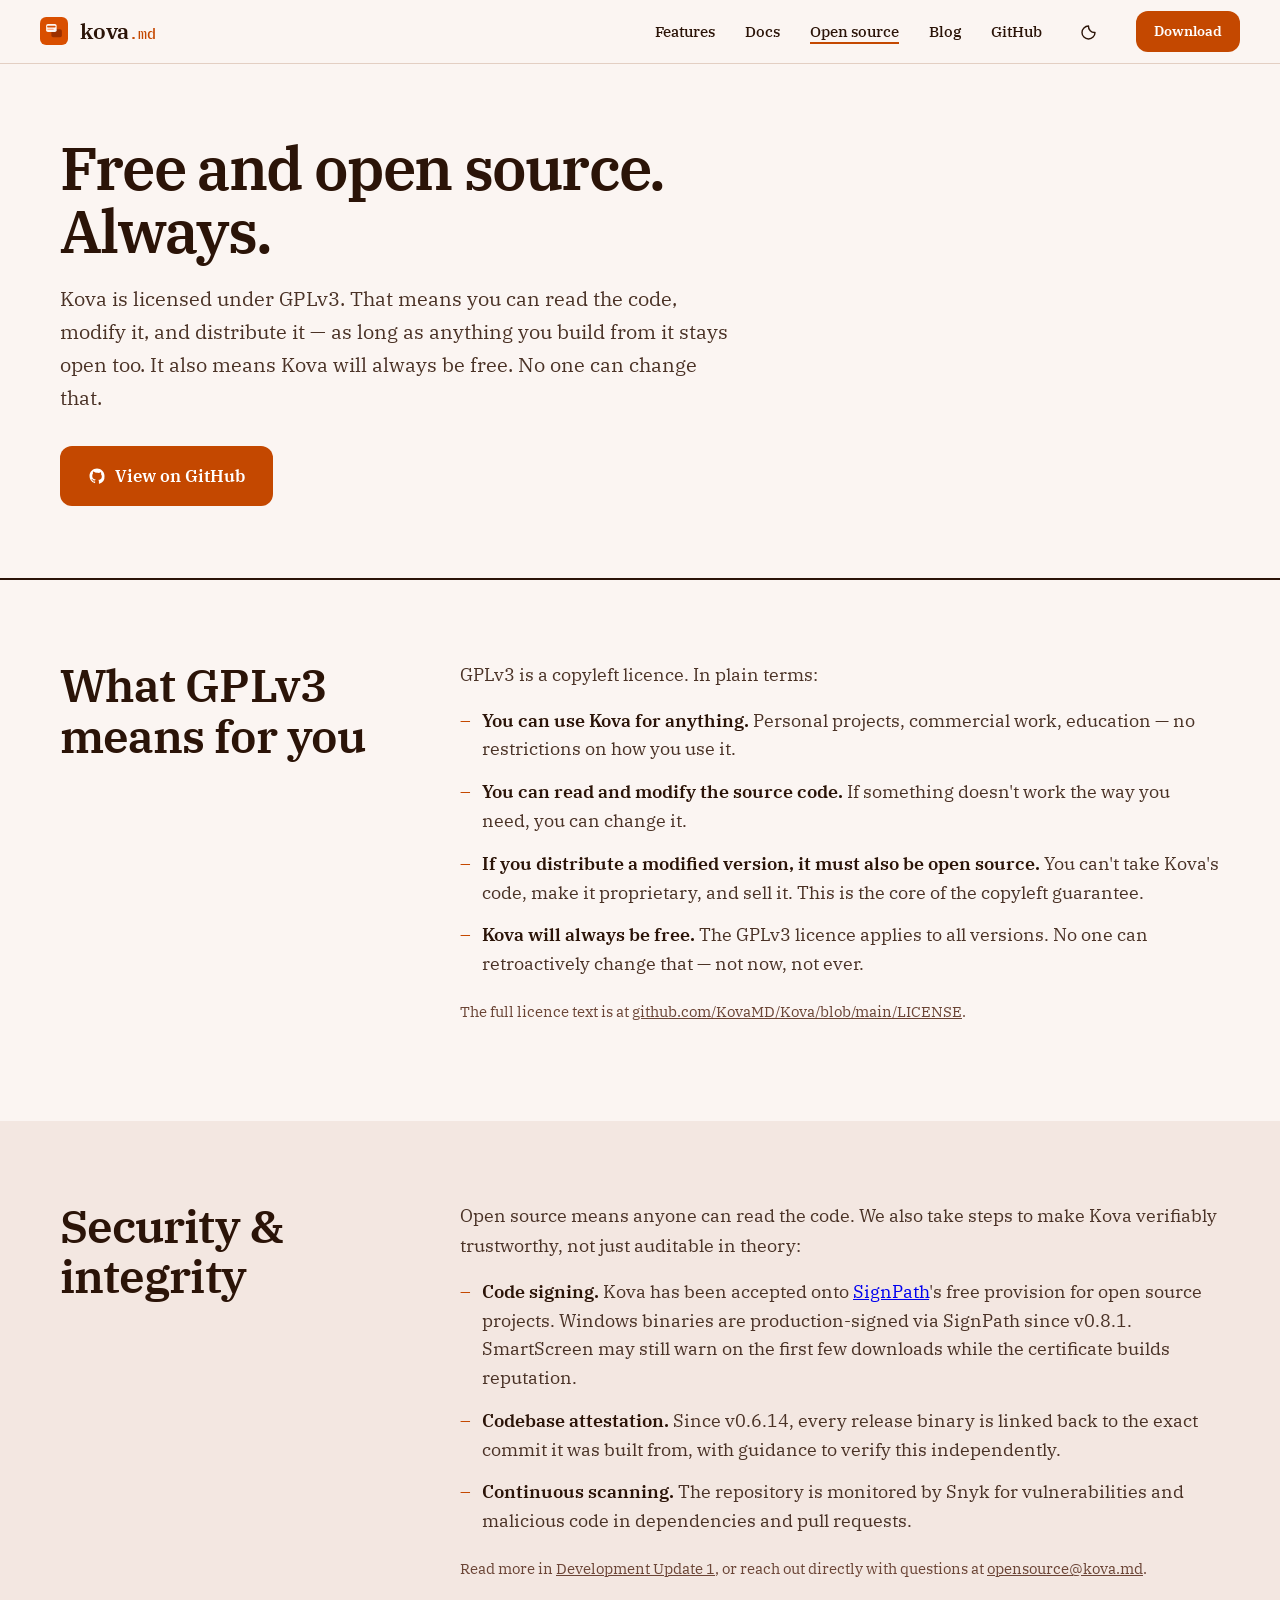
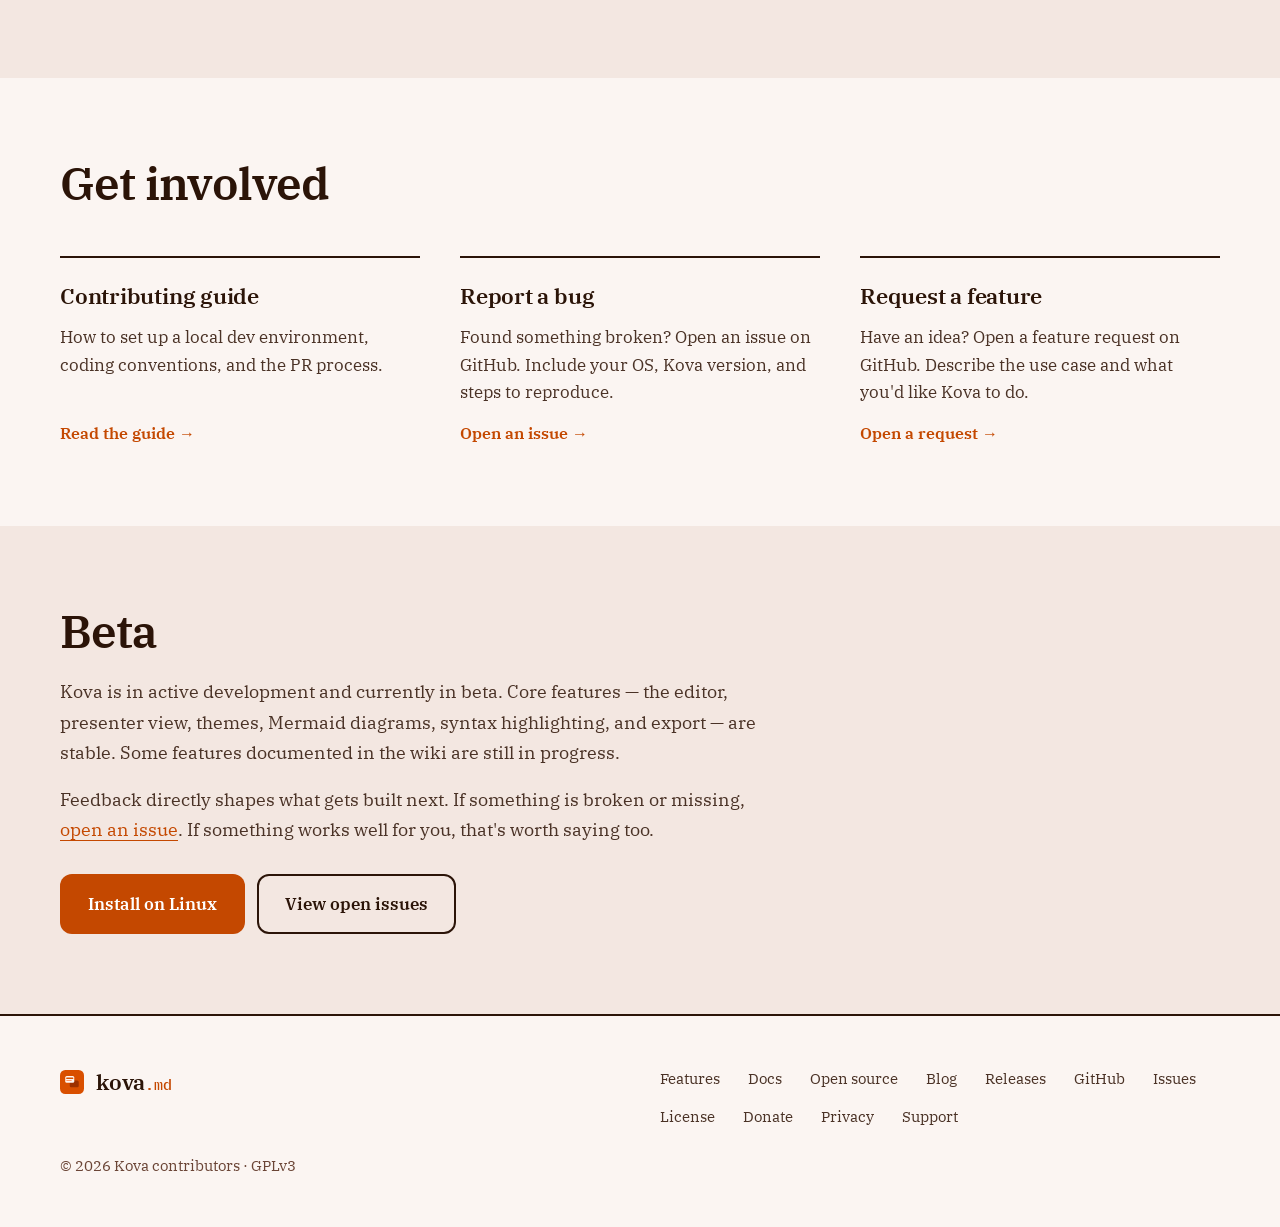
<file: open-source.html>
<!DOCTYPE html>
<html lang="en">
<head>
  <meta charset="UTF-8">
  <meta name="viewport" content="width=device-width, initial-scale=1.0">
  <title>Open source — kova.md</title>
  <meta name="description" content="Kova is free and open source under GPLv3. Read the code, contribute, build themes, and report issues on GitHub.">
  <meta property="og:title" content="Open source — kova.md">
  <meta property="og:description" content="Kova is free and open source under GPLv3. Read the code, contribute, build themes, and report issues on GitHub.">
  <meta property="og:type" content="website">
  <meta property="og:url" content="https://kova.md/open-source">
  <meta property="og:image" content="https://kova.md/assets/welcome-light.png">
  <link rel="canonical" href="https://kova.md/open-source">
  <meta http-equiv="Content-Security-Policy" content="default-src 'self'; script-src 'self' 'sha256-0CcKsY49q+QPM5JuwYJRbLzDg1qPO/qPc+rmWY6FDQ8='; style-src 'self'; img-src 'self' data:; font-src 'self'; connect-src https://api.github.com; base-uri 'self'; form-action 'none'">
  <link rel="icon" type="image/svg+xml" href="favicon.svg">
  <link rel="icon" type="image/png" sizes="32x32" href="assets/favicon-32.png">
  <link rel="icon" type="image/png" sizes="128x128" href="assets/favicon-128.png">
  <link rel="apple-touch-icon" href="assets/apple-touch-icon.png">
  <link rel="stylesheet" href="css/style.css?v=20261017">
  <link rel="stylesheet" href="css/open-source.css?v=20260930">
  <script>
    (function() {
      var t = localStorage.getItem('kova-theme');
      if (t === 'dark' || t === 'light') document.documentElement.setAttribute('data-theme', t);
    })();
  </script>
</head>
<body>

<!-- ═══ NAV ═══════════════════════════════════════════════ -->
<nav>
  <a class="nav-logo" href="/">
    <img src="assets/kova-icon.svg?v=20260522" width="28" height="28" alt="">
    <span class="nav-wordmark">kova<span class="tld">.md</span></span>
  </a>
  <div class="nav-spacer"></div>
  <ul class="nav-links">
    <li><a href="features.html">Features</a></li>
    <li><a href="https://wiki.kova.md">Docs</a></li>
    <li><a href="open-source.html" aria-current="page">Open source</a></li>
    <li><a href="blog/index.html">Blog</a></li>
    <li><a href="https://github.com/kovamd/kova">GitHub</a></li>
    <li>
      <button class="theme-toggle" id="theme-toggle" aria-label="Toggle colour scheme">
        <svg class="icon-sun" width="16" height="16" viewBox="0 0 16 16" fill="none" aria-hidden="true">
          <circle cx="8" cy="8" r="3.2" stroke="currentColor" stroke-width="1.4"/>
          <line x1="8" y1="1.5" x2="8" y2="3"   stroke="currentColor" stroke-width="1.4" stroke-linecap="round"/>
          <line x1="8" y1="13"  x2="8" y2="14.5" stroke="currentColor" stroke-width="1.4" stroke-linecap="round"/>
          <line x1="1.5" y1="8" x2="3"   y2="8"  stroke="currentColor" stroke-width="1.4" stroke-linecap="round"/>
          <line x1="13"  y1="8" x2="14.5" y2="8" stroke="currentColor" stroke-width="1.4" stroke-linecap="round"/>
          <line x1="3.4" y1="3.4" x2="4.5" y2="4.5"   stroke="currentColor" stroke-width="1.4" stroke-linecap="round"/>
          <line x1="11.5" y1="11.5" x2="12.6" y2="12.6" stroke="currentColor" stroke-width="1.4" stroke-linecap="round"/>
          <line x1="12.6" y1="3.4" x2="11.5" y2="4.5"   stroke="currentColor" stroke-width="1.4" stroke-linecap="round"/>
          <line x1="4.5"  y1="11.5" x2="3.4" y2="12.6"  stroke="currentColor" stroke-width="1.4" stroke-linecap="round"/>
        </svg>
        <svg class="icon-moon" width="16" height="16" viewBox="0 0 16 16" fill="none" aria-hidden="true">
          <path d="M14 8.5A6 6 0 0 1 7.5 2 6.5 6.5 0 1 0 14 8.5z" stroke="currentColor" stroke-width="1.4" stroke-linejoin="round"/>
        </svg>
      </button>
    </li>
    <li>
      <a href="https://github.com/kovamd/kova/releases" class="btn btn-primary btn-sm">
        Download
      </a>
    </li>
  </ul>
</nav>

<!-- ═══ PAGE HERO ══════════════════════════════════════════ -->
<section class="os-page-hero">
  <div class="container">
    <h1 class="os-hero-heading">Free and open source.<br>Always.</h1>
    <p class="os-hero-sub">Kova is licensed under GPLv3. That means you can read the code, modify it, and distribute it — as long as anything you build from it stays open too. It also means Kova will always be free. No one can change that.</p>
    <a href="https://github.com/kovamd/kova" class="btn btn-primary btn-lg os-github-btn">
      <svg width="18" height="18" viewBox="0 0 18 18" fill="none" aria-hidden="true">
        <path d="M9 1.5C4.86 1.5 1.5 4.86 1.5 9a7.5 7.5 0 005.13 7.12c.375.07.51-.165.51-.36v-1.26c-2.085.45-2.52-.99-2.52-.99-.345-.87-.84-1.1-.84-1.1-.684-.465.054-.456.054-.456.756.054 1.155.78 1.155.78.672 1.146 1.764.816 2.19.624.066-.486.264-.816.48-.999-1.668-.189-3.42-.834-3.42-3.714 0-.822.294-1.494.777-2.022-.078-.189-.336-.954.075-1.989 0 0 .633-.204 2.073.774A7.17 7.17 0 019 5.685c.642.003 1.287.087 1.89.255 1.44-.978 2.07-.774 2.07-.774.414 1.035.156 1.8.078 1.989.483.528.774 1.2.774 2.022 0 2.886-1.755 3.522-3.426 3.708.27.231.51.69.51 1.392v2.064c0 .198.135.435.516.36A7.503 7.503 0 0016.5 9C16.5 4.86 13.14 1.5 9 1.5z" fill="currentColor"/>
      </svg>
      View on GitHub
    </a>
  </div>
</section>

<!-- ═══ WHAT GPLv3 MEANS ════════════════════════════════════ -->
<section class="os-section">
  <div class="container">
    <div class="os-two-col">
      <div>
        <h2 class="s-heading">What GPLv3 means for you</h2>
      </div>
      <div class="os-body">
        <p>GPLv3 is a copyleft licence. In plain terms:</p>
        <ul class="os-list">
          <li><strong>You can use Kova for anything.</strong> Personal projects, commercial work, education — no restrictions on how you use it.</li>
          <li><strong>You can read and modify the source code.</strong> If something doesn't work the way you need, you can change it.</li>
          <li><strong>If you distribute a modified version, it must also be open source.</strong> You can't take Kova's code, make it proprietary, and sell it. This is the core of the copyleft guarantee.</li>
          <li><strong>Kova will always be free.</strong> The GPLv3 licence applies to all versions. No one can retroactively change that — not now, not ever.</li>
        </ul>
        <p class="os-body-note">The full licence text is at <a href="https://github.com/KovaMD/Kova/blob/main/LICENSE">github.com/KovaMD/Kova/blob/main/LICENSE</a>.</p>
      </div>
    </div>
  </div>
</section>

<!-- ═══ SECURITY ════════════════════════════════════════════ -->
<section class="os-section os-section-alt">
  <div class="container">
    <div class="os-two-col">
      <div>
        <h2 class="s-heading">Security &amp; integrity</h2>
      </div>
      <div class="os-body">
        <p>Open source means anyone can read the code. We also take steps to make Kova verifiably trustworthy, not just auditable in theory:</p>
        <ul class="os-list">
          <li><strong>Code signing.</strong> Kova has been accepted onto <a href="https://signpath.io">SignPath</a>'s free provision for open source projects. Windows binaries are production-signed via SignPath since v0.8.1. SmartScreen may still warn on the first few downloads while the certificate builds reputation.</li>
          <li><strong>Codebase attestation.</strong> Since v0.6.14, every release binary is linked back to the exact commit it was built from, with guidance to verify this independently.</li>
          <li><strong>Continuous scanning.</strong> The repository is monitored by Snyk for vulnerabilities and malicious code in dependencies and pull requests.</li>
        </ul>
        <p class="os-body-note">Read more in <a href="blog/development-update-1.html#security">Development Update 1</a>, or reach out directly with questions at <a href="mailto:opensource@kova.md">opensource@kova.md</a>.</p>
      </div>
    </div>
  </div>
</section>

<!-- ═══ CONTRIBUTE ══════════════════════════════════════════ -->
<section class="os-section">
  <div class="container">
    <h2 class="s-heading">Get involved</h2>
    <div class="os-card-grid">

      <a href="https://wiki.kova.md/contributing/" class="os-card">
        <div class="os-card-icon">
          <svg width="22" height="22" viewBox="0 0 22 22" fill="none" aria-hidden="true">
            <path d="M11 2.75a8.25 8.25 0 1 0 0 16.5 8.25 8.25 0 0 0 0-16.5z" stroke="currentColor" stroke-width="1.5"/>
            <path d="M11 7.5v4.5l2.75 1.5" stroke="currentColor" stroke-width="1.5" stroke-linecap="round"/>
          </svg>
        </div>
        <h3>Contributing guide</h3>
        <p>How to set up a local dev environment, coding conventions, and the PR process.</p>
        <span class="os-card-link">Read the guide →</span>
      </a>

      <a href="https://github.com/KovaMD/Kova/issues" class="os-card">
        <div class="os-card-icon">
          <svg width="22" height="22" viewBox="0 0 22 22" fill="none" aria-hidden="true">
            <circle cx="11" cy="11" r="8.25" stroke="currentColor" stroke-width="1.5"/>
            <line x1="11" y1="7" x2="11" y2="12" stroke="currentColor" stroke-width="1.5" stroke-linecap="round"/>
            <circle cx="11" cy="15" r="0.75" fill="currentColor"/>
          </svg>
        </div>
        <h3>Report a bug</h3>
        <p>Found something broken? Open an issue on GitHub. Include your OS, Kova version, and steps to reproduce.</p>
        <span class="os-card-link">Open an issue →</span>
      </a>

      <a href="https://github.com/KovaMD/Kova/issues" class="os-card">
        <div class="os-card-icon">
          <svg width="22" height="22" viewBox="0 0 22 22" fill="none" aria-hidden="true">
            <path d="M11 3.5v15M3.5 11h15" stroke="currentColor" stroke-width="1.5" stroke-linecap="round"/>
          </svg>
        </div>
        <h3>Request a feature</h3>
        <p>Have an idea? Open a feature request on GitHub. Describe the use case and what you'd like Kova to do.</p>
        <span class="os-card-link">Open a request →</span>
      </a>

    </div>
  </div>
</section>

<!-- ═══ BETA STATUS ════════════════════════════════════════ -->
<section class="os-section os-section-alt">
  <div class="container">
    <div class="os-alpha-box">
      <h2 class="s-heading">Beta</h2>
      <p class="os-alpha-body">Kova is in active development and currently in beta. Core features — the editor, presenter view, themes, Mermaid diagrams, syntax highlighting, and export — are stable. Some features documented in the wiki are still in progress.</p>
      <p class="os-alpha-body">Feedback directly shapes what gets built next. If something is broken or missing, <a href="https://github.com/KovaMD/Kova/issues">open an issue</a>. If something works well for you, that's worth saying too.</p>
      <div class="os-alpha-actions">
        <a href="https://github.com/KovaMD/Kova/releases" class="btn btn-primary btn-lg">Download the latest release</a>
        <a href="https://github.com/KovaMD/Kova/issues" class="btn btn-secondary btn-lg">View open issues</a>
      </div>
    </div>
  </div>
</section>

<!-- ═══ FOOTER ══════════════════════════════════════════════ -->
<footer>
  <div class="footer-inner">
    <a class="nav-logo" href="/">
      <img src="assets/kova-icon.svg?v=20260522" width="24" height="24" alt="">
      <span class="nav-wordmark">kova<span class="tld">.md</span></span>
    </a>
    <ul class="footer-links">
      <li><a href="features.html">Features</a></li>
      <li><a href="https://wiki.kova.md">Docs</a></li>
      <li><a href="open-source.html">Open source</a></li>
      <li><a href="blog/index.html">Blog</a></li>
      <li><a href="https://github.com/KovaMD/Kova/releases">Releases</a></li>
      <li><a href="https://github.com/KovaMD/Kova">GitHub</a></li>
      <li><a href="https://github.com/KovaMD/Kova/issues">Issues</a></li>
      <li><a href="https://github.com/KovaMD/Kova/blob/main/LICENSE">License</a></li>
      <li><a href="https://opencollective.com/kovamd">Donate</a></li>
      <li><a href="privacy.html">Privacy</a></li>
      <li><a href="mailto:support@kova.md">Support</a></li>
    </ul>
    <p class="footer-copy">© 2026 Kova contributors · GPLv3</p>
  </div>
</footer>

<script src="js/main.js?v=20260930" defer></script>
</body>
</html>
</file>
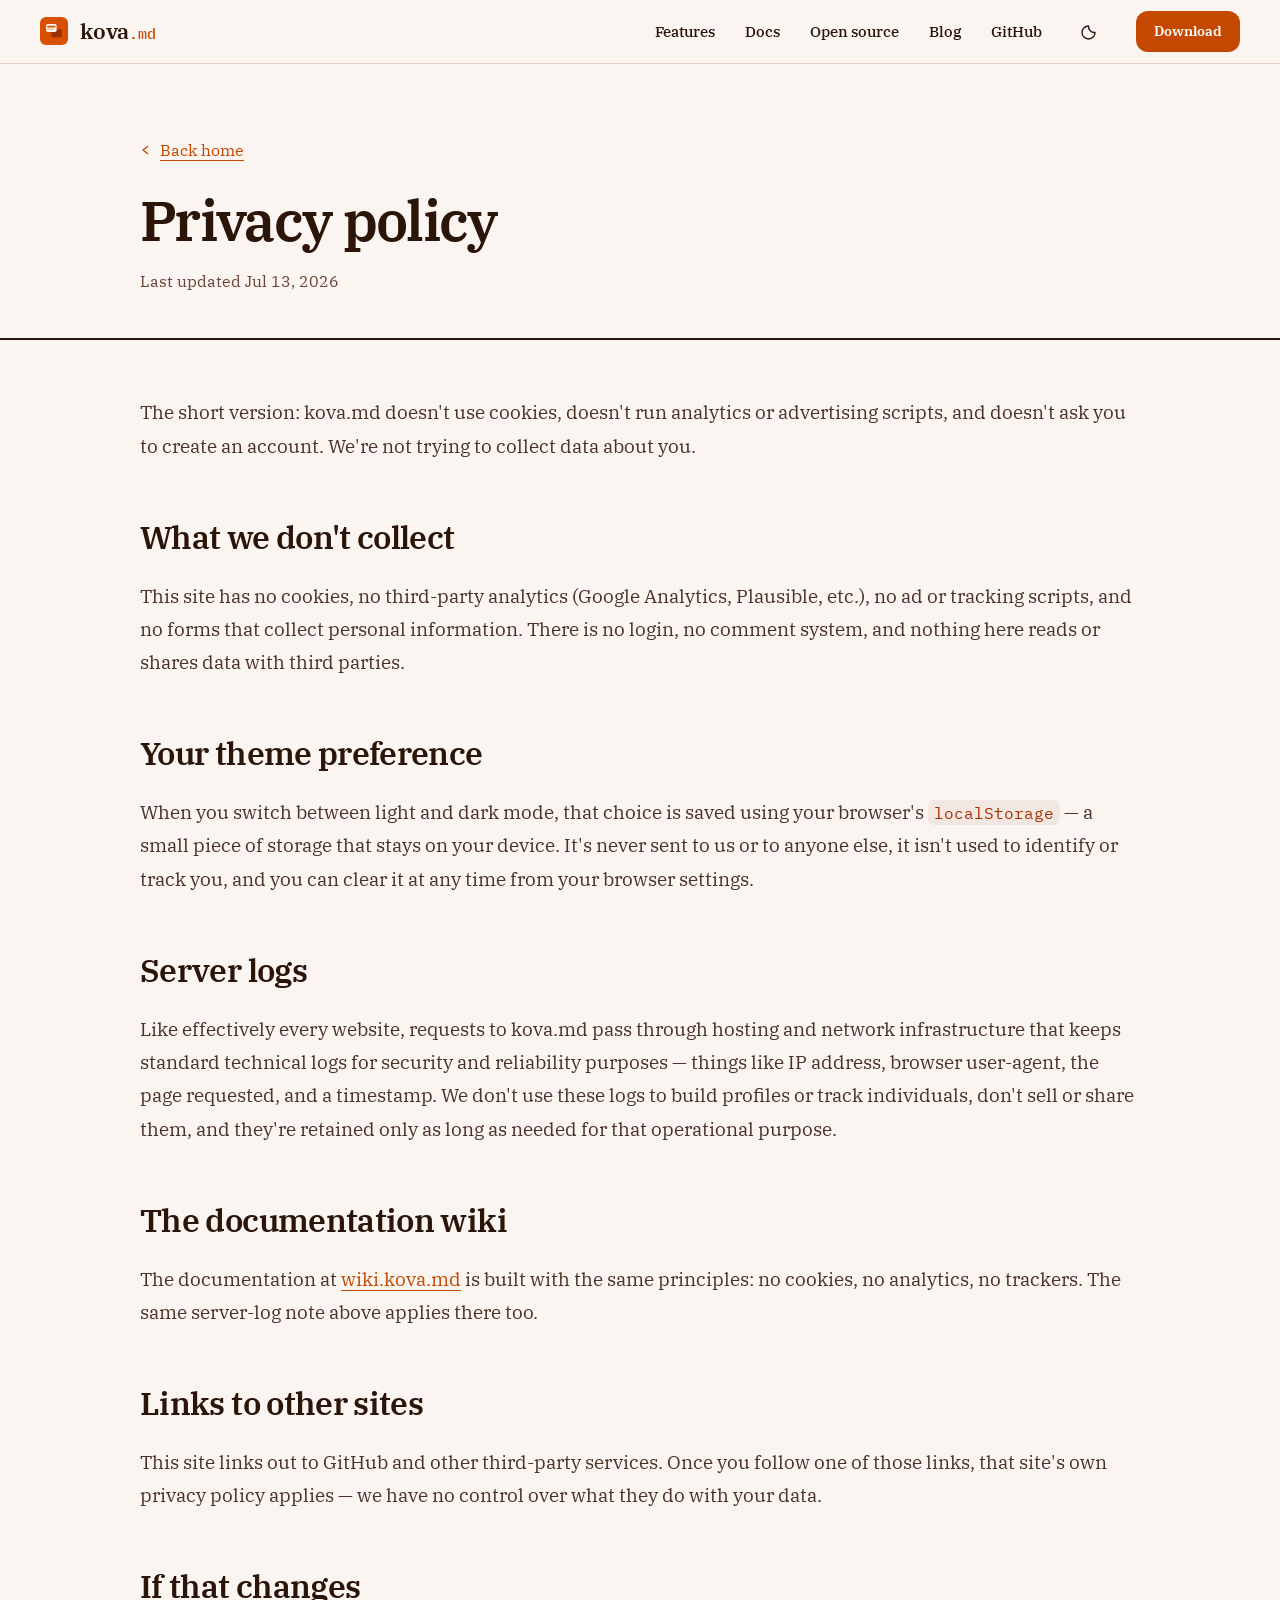
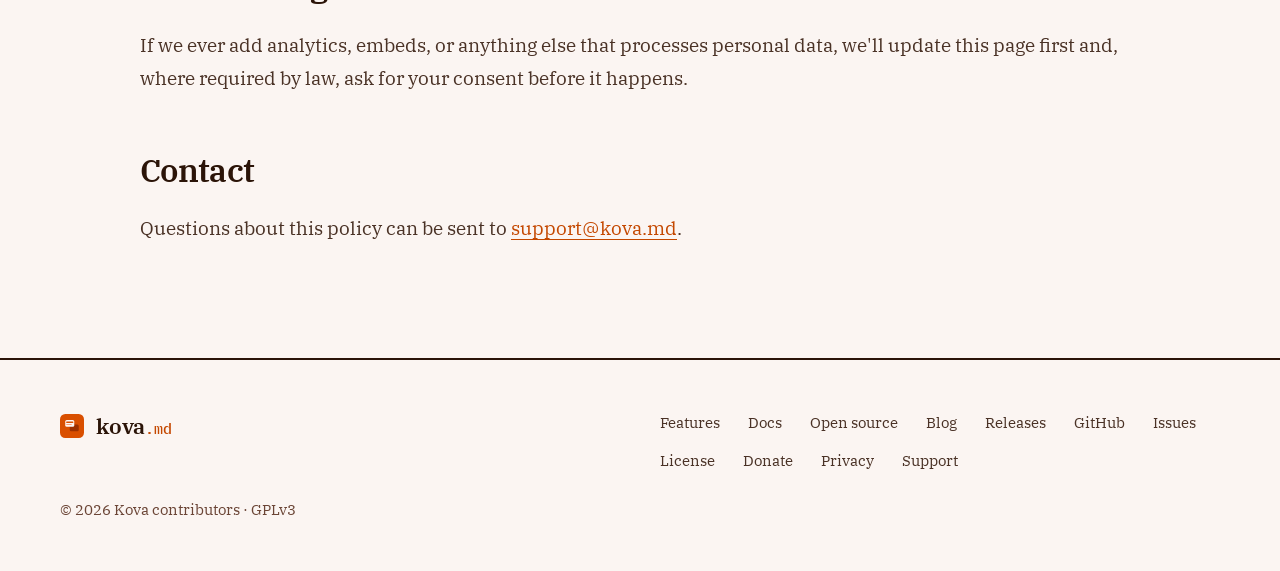
<file: privacy.html>
<!DOCTYPE html>
<html lang="en">
<head>
  <meta charset="UTF-8">
  <meta name="viewport" content="width=device-width, initial-scale=1.0">
  <title>Privacy policy — kova.md</title>
  <meta name="description" content="kova.md doesn't use cookies, analytics, or trackers. Here's exactly what data is (and isn't) processed when you visit.">
  <meta property="og:title" content="Privacy policy — kova.md">
  <meta property="og:description" content="kova.md doesn't use cookies, analytics, or trackers. Here's exactly what data is (and isn't) processed when you visit.">
  <meta property="og:type" content="website">
  <meta property="og:url" content="https://kova.md/privacy">
  <meta property="og:image" content="https://kova.md/assets/welcome-light.png">
  <link rel="canonical" href="https://kova.md/privacy">
  <meta http-equiv="Content-Security-Policy" content="default-src 'self'; script-src 'self' 'sha256-0CcKsY49q+QPM5JuwYJRbLzDg1qPO/qPc+rmWY6FDQ8='; style-src 'self'; img-src 'self' data:; font-src 'self'; connect-src https://api.github.com; base-uri 'self'; form-action 'none'">
  <link rel="icon" type="image/svg+xml" href="favicon.svg">
  <link rel="icon" type="image/png" sizes="32x32" href="assets/favicon-32.png">
  <link rel="icon" type="image/png" sizes="128x128" href="assets/favicon-128.png">
  <link rel="apple-touch-icon" href="assets/apple-touch-icon.png">
  <link rel="stylesheet" href="css/style.css?v=20261017">
  <link rel="stylesheet" href="css/blog.css?v=20260930">
  <script>
    (function() {
      var t = localStorage.getItem('kova-theme');
      if (t === 'dark' || t === 'light') document.documentElement.setAttribute('data-theme', t);
    })();
  </script>
</head>
<body>

<!-- ═══ NAV ═══════════════════════════════════════════════ -->
<nav>
  <a class="nav-logo" href="/">
    <img src="assets/kova-icon.svg?v=20260522" width="28" height="28" alt="">
    <span class="nav-wordmark">kova<span class="tld">.md</span></span>
  </a>
  <div class="nav-spacer"></div>
  <ul class="nav-links">
    <li><a href="features.html">Features</a></li>
    <li><a href="https://wiki.kova.md">Docs</a></li>
    <li><a href="open-source.html">Open source</a></li>
    <li><a href="blog/index.html">Blog</a></li>
    <li><a href="https://github.com/kovamd/kova">GitHub</a></li>
    <li>
      <button class="theme-toggle" id="theme-toggle" aria-label="Toggle colour scheme">
        <svg class="icon-sun" width="16" height="16" viewBox="0 0 16 16" fill="none" aria-hidden="true">
          <circle cx="8" cy="8" r="3.2" stroke="currentColor" stroke-width="1.4"/>
          <line x1="8" y1="1.5" x2="8" y2="3"   stroke="currentColor" stroke-width="1.4" stroke-linecap="round"/>
          <line x1="8" y1="13"  x2="8" y2="14.5" stroke="currentColor" stroke-width="1.4" stroke-linecap="round"/>
          <line x1="1.5" y1="8" x2="3"   y2="8"  stroke="currentColor" stroke-width="1.4" stroke-linecap="round"/>
          <line x1="13"  y1="8" x2="14.5" y2="8" stroke="currentColor" stroke-width="1.4" stroke-linecap="round"/>
          <line x1="3.4" y1="3.4" x2="4.5" y2="4.5"   stroke="currentColor" stroke-width="1.4" stroke-linecap="round"/>
          <line x1="11.5" y1="11.5" x2="12.6" y2="12.6" stroke="currentColor" stroke-width="1.4" stroke-linecap="round"/>
          <line x1="12.6" y1="3.4" x2="11.5" y2="4.5"   stroke="currentColor" stroke-width="1.4" stroke-linecap="round"/>
          <line x1="4.5"  y1="11.5" x2="3.4" y2="12.6"  stroke="currentColor" stroke-width="1.4" stroke-linecap="round"/>
        </svg>
        <svg class="icon-moon" width="16" height="16" viewBox="0 0 16 16" fill="none" aria-hidden="true">
          <path d="M14 8.5A6 6 0 0 1 7.5 2 6.5 6.5 0 1 0 14 8.5z" stroke="currentColor" stroke-width="1.4" stroke-linejoin="round"/>
        </svg>
      </button>
    </li>
    <li>
      <a href="https://github.com/kovamd/kova/releases" class="btn btn-primary btn-sm">
        Download
      </a>
    </li>
  </ul>
</nav>

<!-- ═══ POST HERO ══════════════════════════════════════════ -->
<section class="post-hero">
  <div class="container">
    <a href="/" class="post-back">
      <svg width="12" height="12" viewBox="0 0 12 12" fill="none" aria-hidden="true">
        <path d="M7.5 2.5L3 6l4.5 3.5" stroke="currentColor" stroke-width="1.4" stroke-linecap="round" stroke-linejoin="round"/>
      </svg>
      Back home
    </a>
    <h1>Privacy policy</h1>
    <div class="post-meta">
      <span>Last updated Jul 13, 2026</span>
    </div>
  </div>
</section>

<!-- ═══ POST BODY ══════════════════════════════════════════ -->
<section class="post-body-section">
  <div class="container">
    <article class="post-body">

      <p>The short version: kova.md doesn't use cookies, doesn't run analytics or advertising scripts, and doesn't ask you to create an account. We're not trying to collect data about you.</p>

      <h2 id="what-we-dont-collect">What we don't collect</h2>
      <p>This site has no cookies, no third-party analytics (Google Analytics, Plausible, etc.), no ad or tracking scripts, and no forms that collect personal information. There is no login, no comment system, and nothing here reads or shares data with third parties.</p>

      <h2 id="theme-preference">Your theme preference</h2>
      <p>When you switch between light and dark mode, that choice is saved using your browser's <code>localStorage</code> — a small piece of storage that stays on your device. It's never sent to us or to anyone else, it isn't used to identify or track you, and you can clear it at any time from your browser settings.</p>

      <h2 id="server-logs">Server logs</h2>
      <p>Like effectively every website, requests to kova.md pass through hosting and network infrastructure that keeps standard technical logs for security and reliability purposes — things like IP address, browser user-agent, the page requested, and a timestamp. We don't use these logs to build profiles or track individuals, don't sell or share them, and they're retained only as long as needed for that operational purpose.</p>

      <h2 id="the-wiki">The documentation wiki</h2>
      <p>The documentation at <a href="https://wiki.kova.md">wiki.kova.md</a> is built with the same principles: no cookies, no analytics, no trackers. The same server-log note above applies there too.</p>

      <h2 id="third-party-links">Links to other sites</h2>
      <p>This site links out to GitHub and other third-party services. Once you follow one of those links, that site's own privacy policy applies — we have no control over what they do with your data.</p>

      <h2 id="if-that-changes">If that changes</h2>
      <p>If we ever add analytics, embeds, or anything else that processes personal data, we'll update this page first and, where required by law, ask for your consent before it happens.</p>

      <h2 id="contact">Contact</h2>
      <p>Questions about this policy can be sent to <a href="mailto:support@kova.md">support@kova.md</a>.</p>

    </article>
  </div>
</section>

<!-- ═══ FOOTER ══════════════════════════════════════════════ -->
<footer>
  <div class="footer-inner">
    <a class="nav-logo" href="/">
      <img src="assets/kova-icon.svg?v=20260522" width="24" height="24" alt="">
      <span class="nav-wordmark">kova<span class="tld">.md</span></span>
    </a>
    <ul class="footer-links">
      <li><a href="features.html">Features</a></li>
      <li><a href="https://wiki.kova.md">Docs</a></li>
      <li><a href="open-source.html">Open source</a></li>
      <li><a href="blog/index.html">Blog</a></li>
      <li><a href="https://github.com/KovaMD/Kova/releases">Releases</a></li>
      <li><a href="https://github.com/KovaMD/Kova">GitHub</a></li>
      <li><a href="https://github.com/KovaMD/Kova/issues">Issues</a></li>
      <li><a href="https://github.com/KovaMD/Kova/blob/main/LICENSE">License</a></li>
      <li><a href="https://opencollective.com/kovamd">Donate</a></li>
      <li><a href="privacy.html">Privacy</a></li>
      <li><a href="mailto:support@kova.md">Support</a></li>
    </ul>
    <p class="footer-copy">© 2026 Kova contributors · GPLv3</p>
  </div>
</footer>

<script src="js/main.js?v=20260930" defer></script>
</body>
</html>
</file>
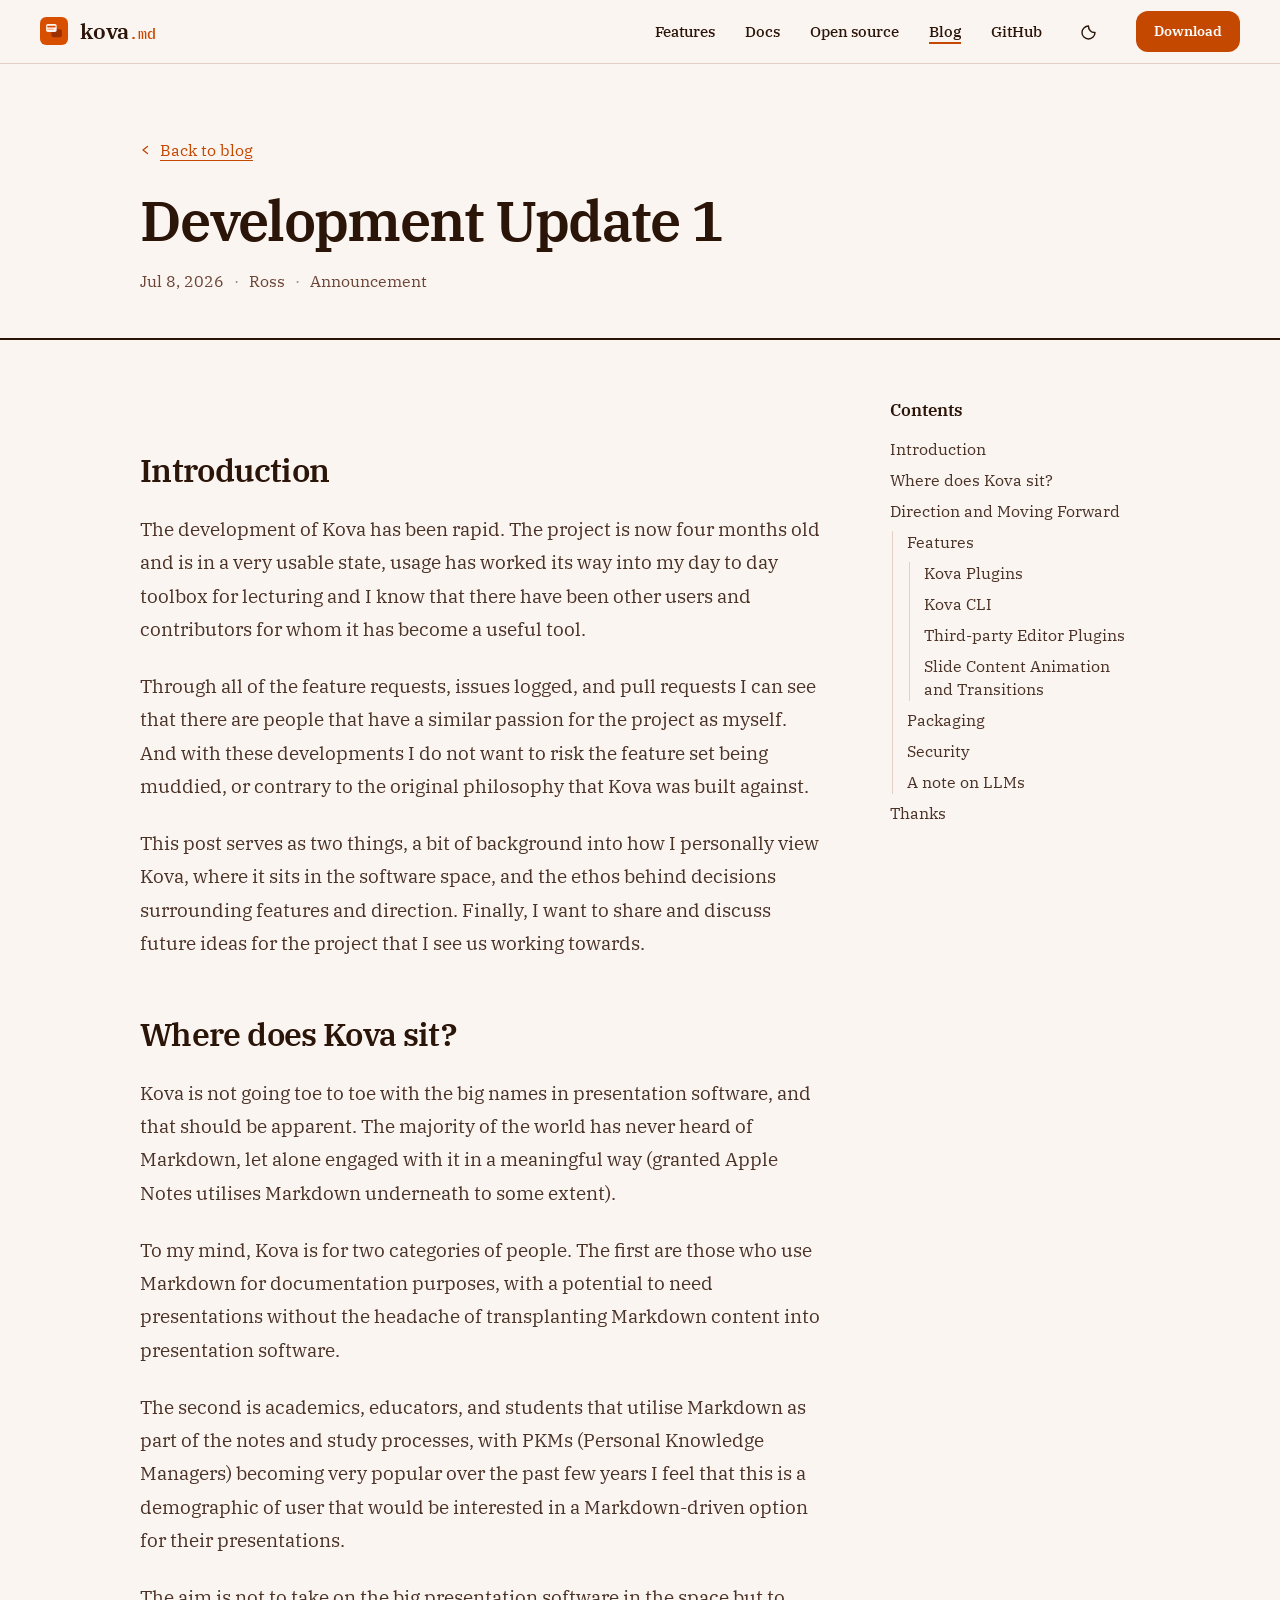
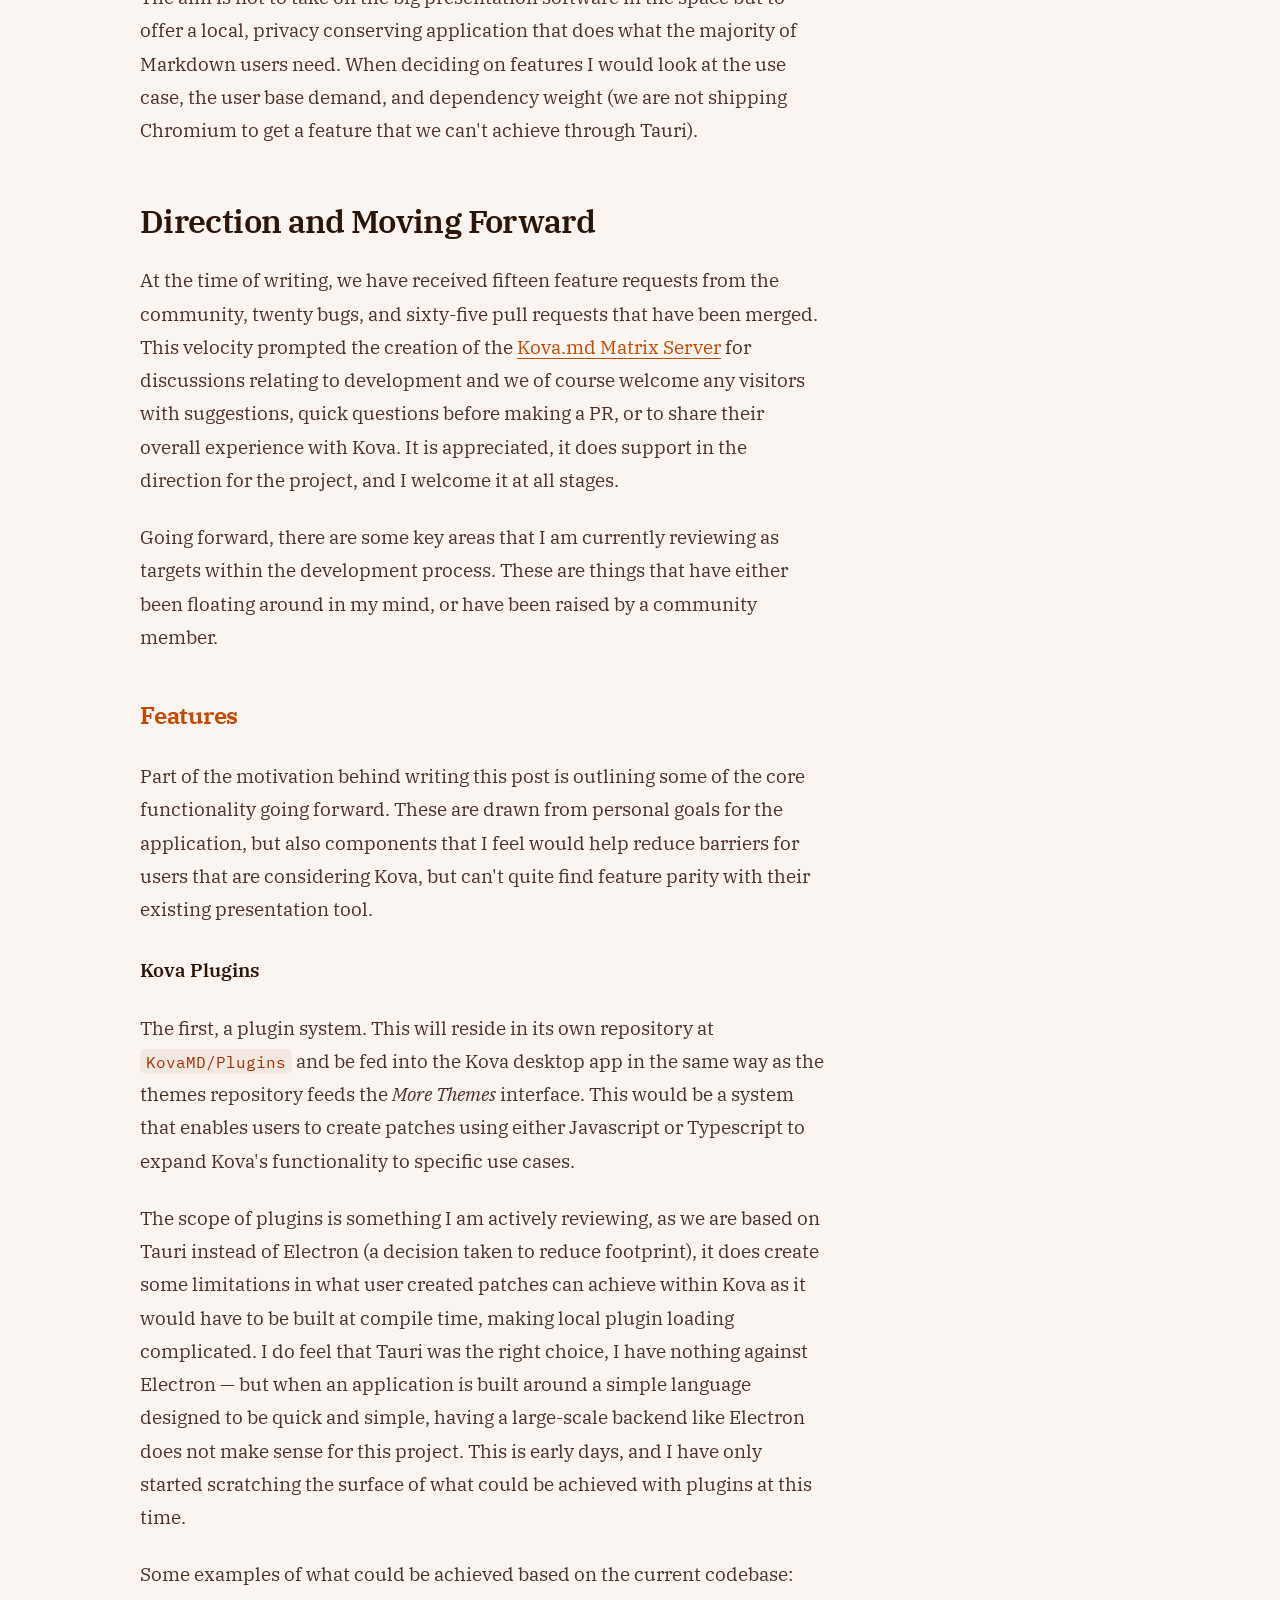
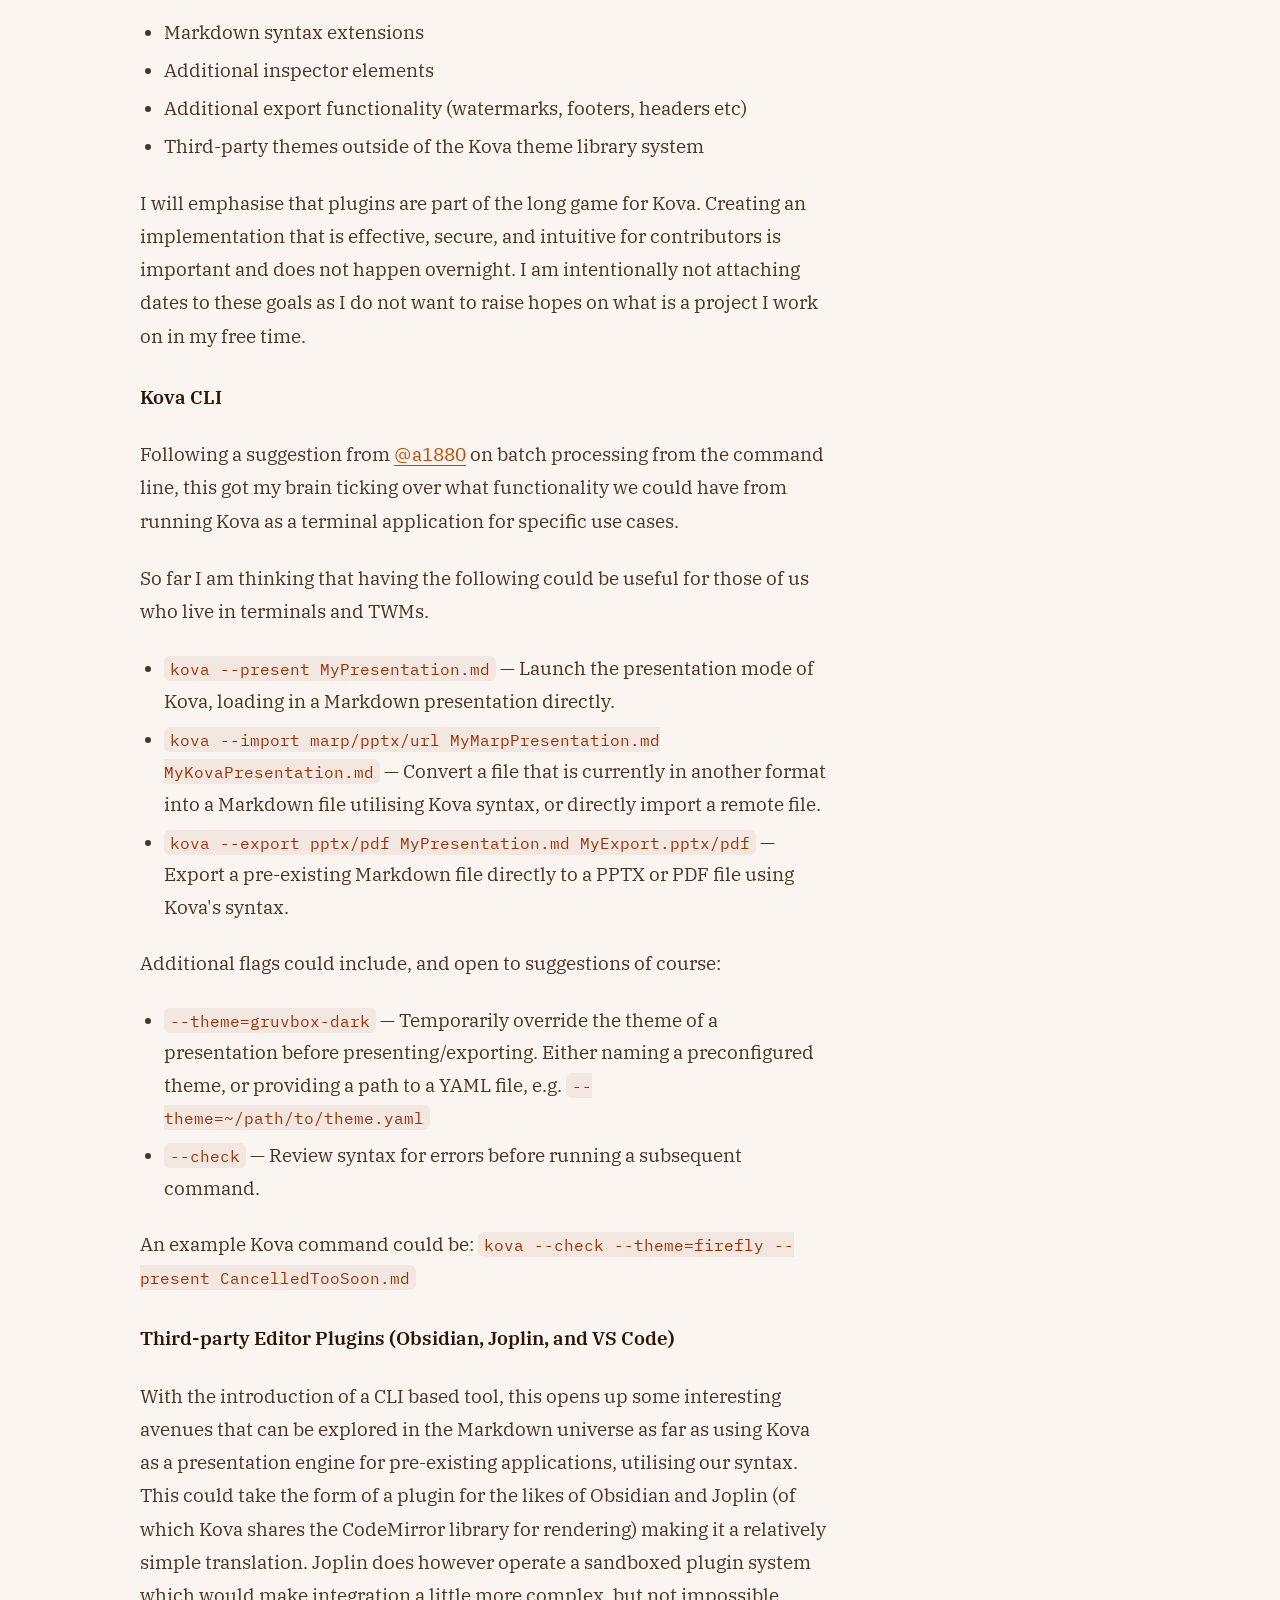
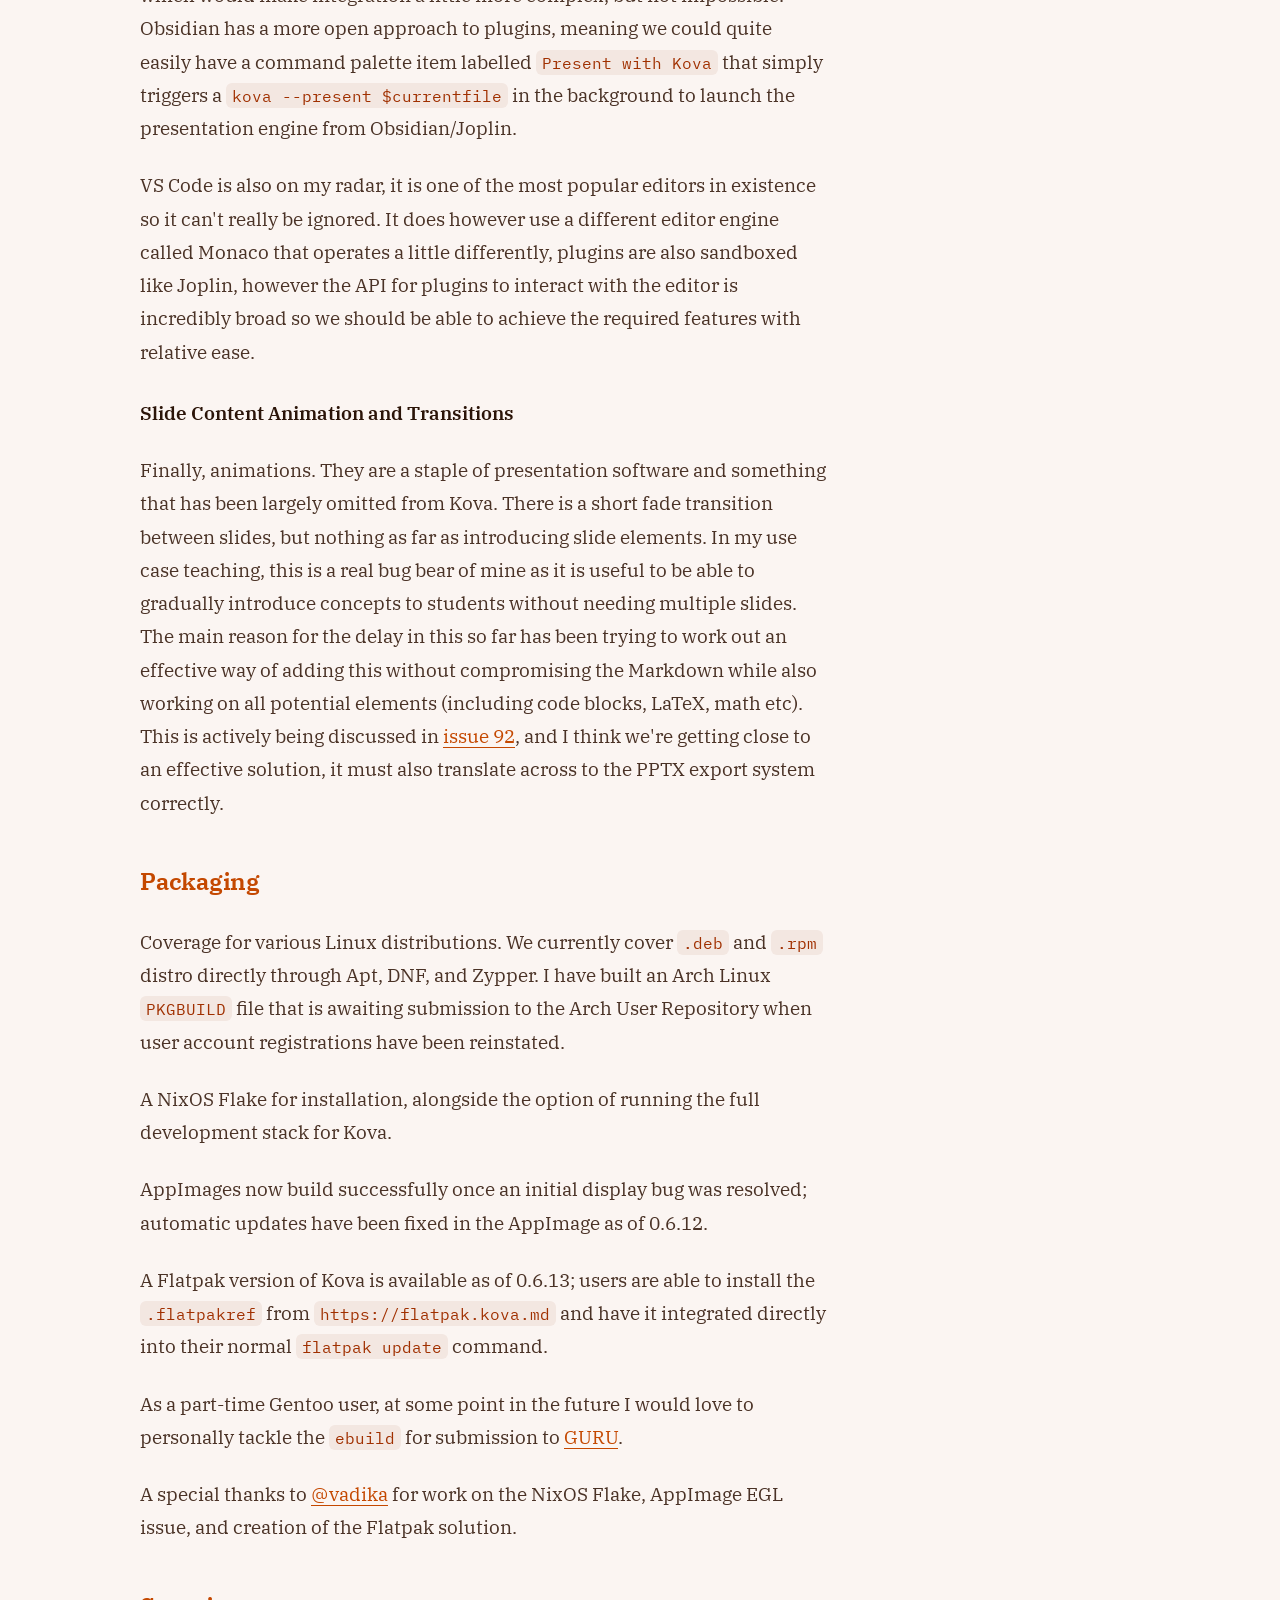
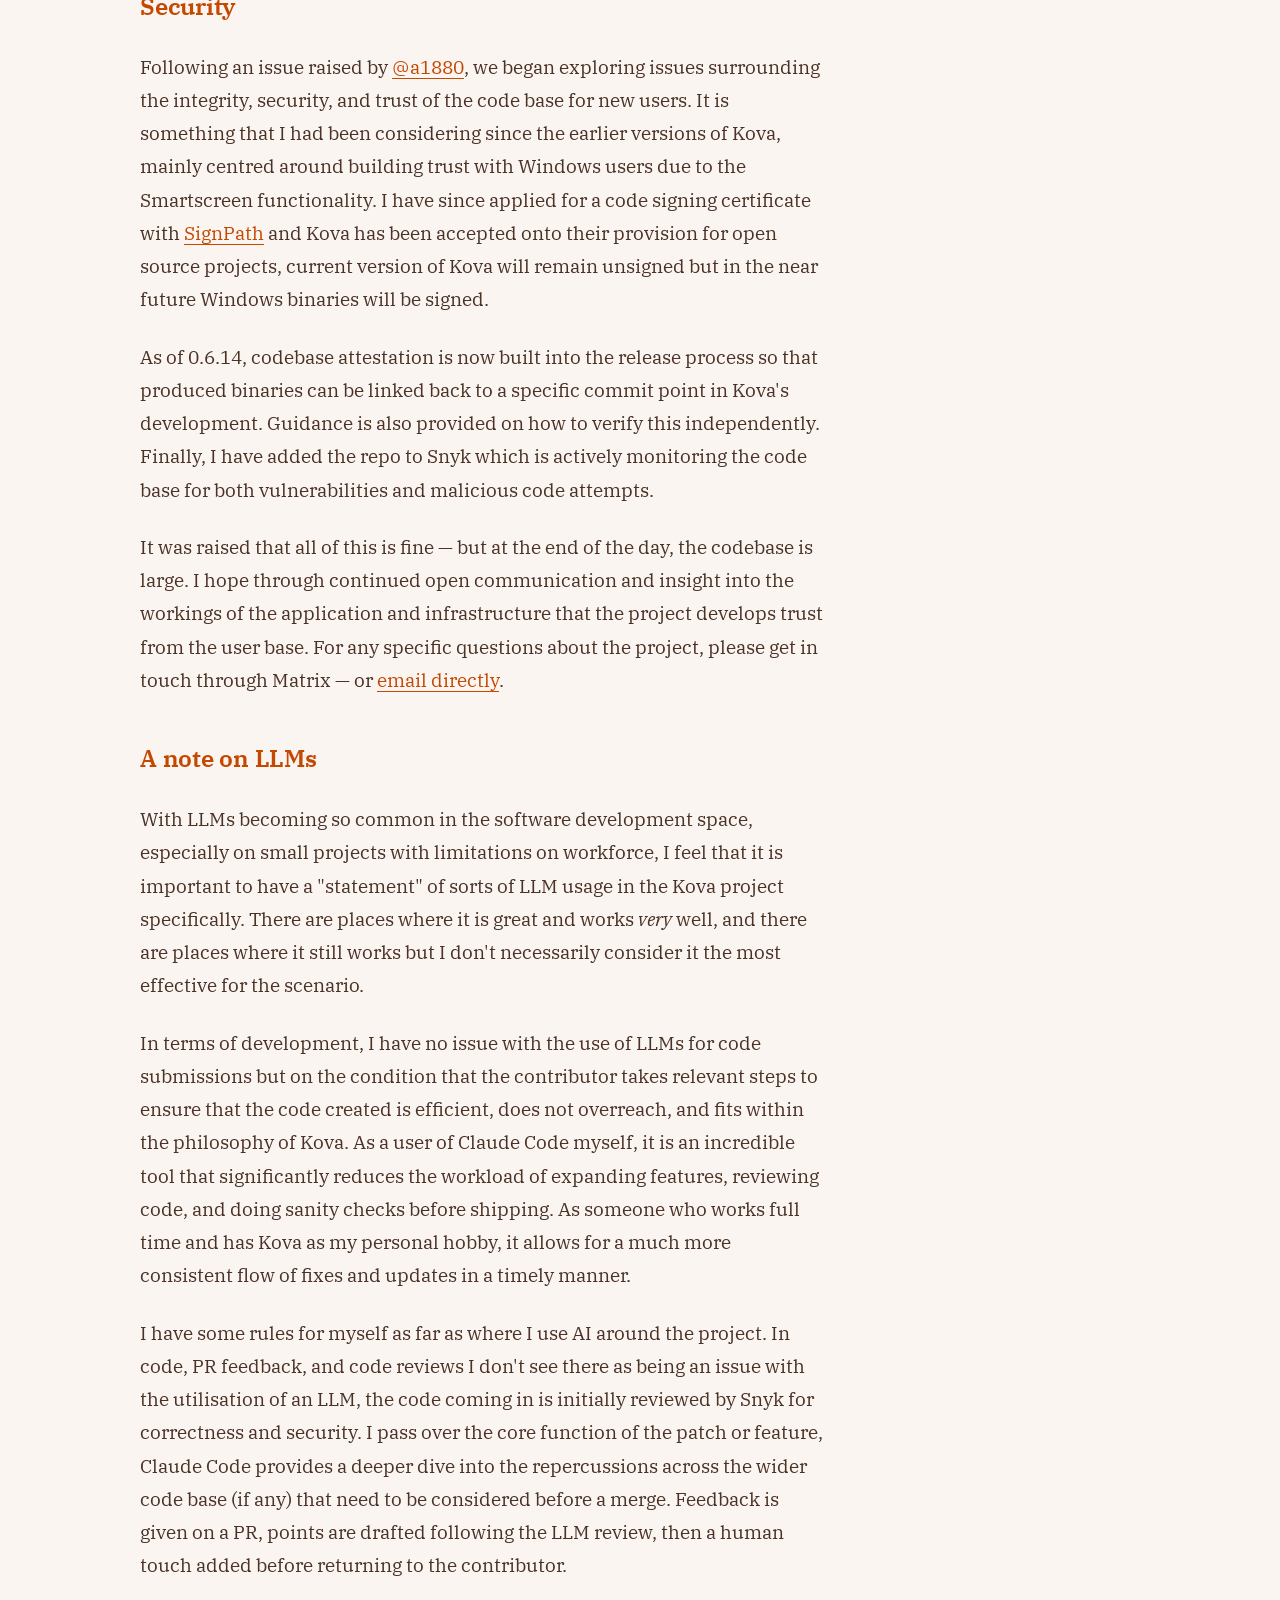
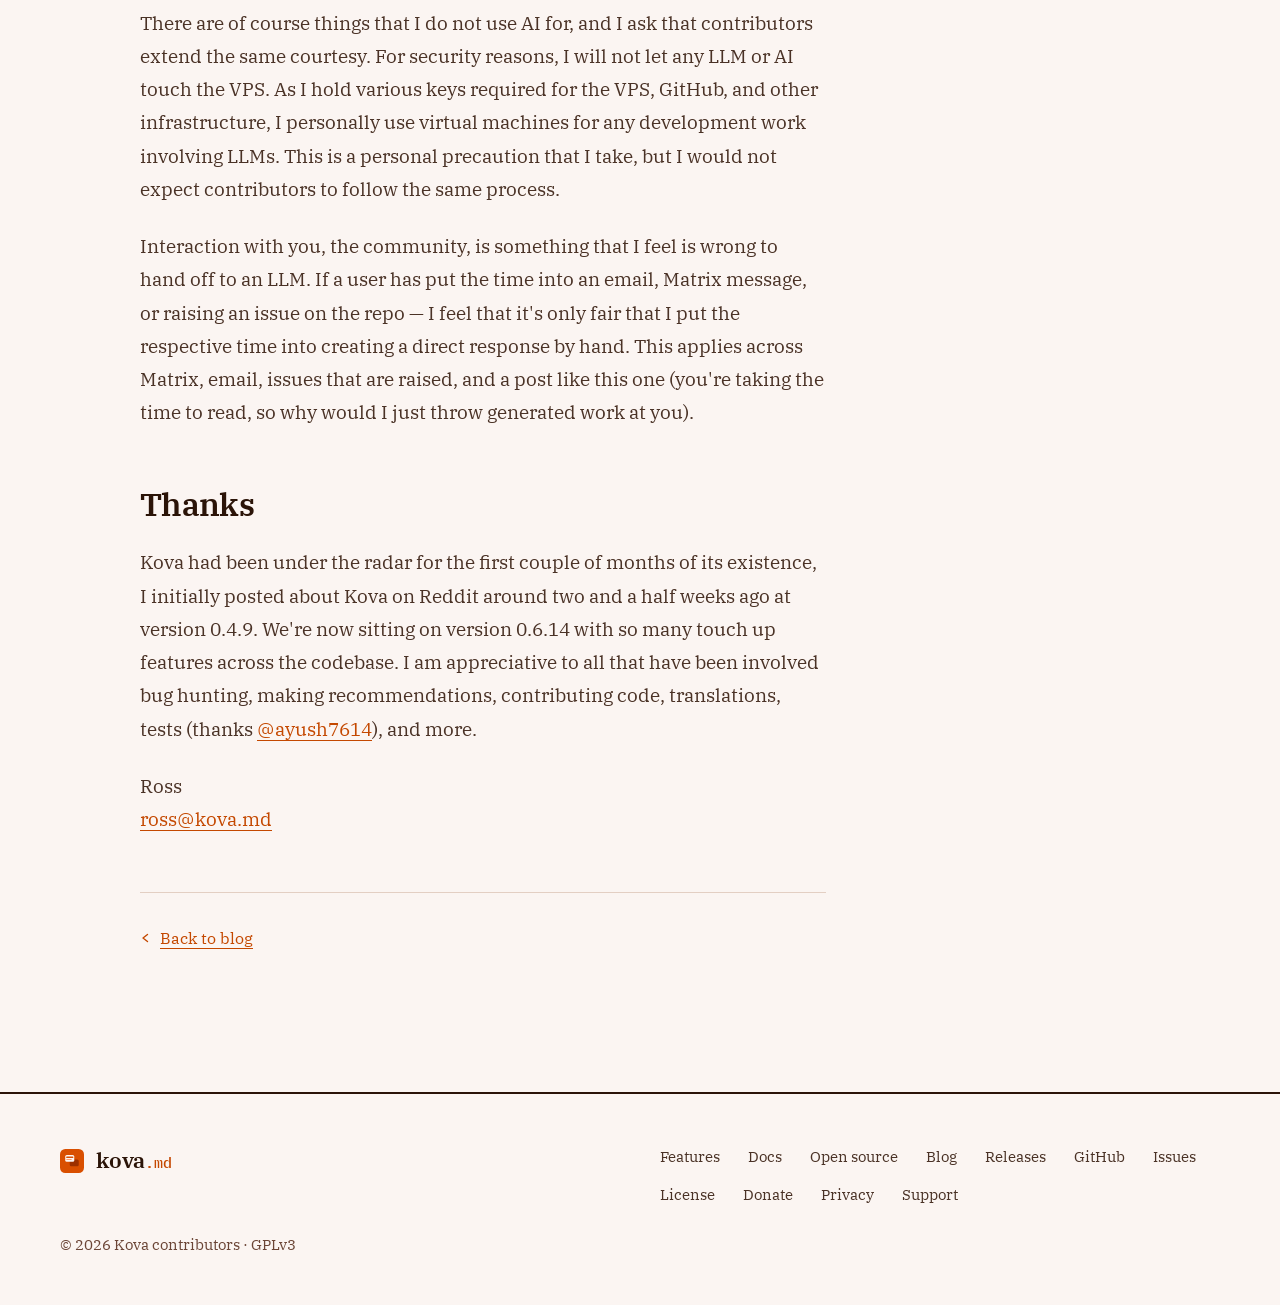
<file: blog/development-update-1.html>
<!DOCTYPE html>
<html lang="en">
<head>
  <meta charset="UTF-8">
  <meta name="viewport" content="width=device-width, initial-scale=1.0">
  <title>Development Update 1 — kova.md</title>
  <meta name="description" content="Four months in: where Kova sits in the presentation software space, what's coming next — plugins, a CLI, editor integrations, animations — and where LLMs do and don't fit into the project.">
  <meta property="og:title" content="Development Update 1">
  <meta property="og:description" content="Four months in: where Kova sits in the presentation software space, what's coming next — plugins, a CLI, editor integrations, animations — and where LLMs do and don't fit into the project.">
  <meta property="og:type" content="article">
  <meta property="og:url" content="https://kova.md/blog/development-update-1.html">
  <meta property="og:image" content="https://kova.md/assets/welcome-light.png">
  <link rel="canonical" href="https://kova.md/blog/development-update-1.html">
  <meta http-equiv="Content-Security-Policy" content="default-src 'self'; script-src 'self' 'sha256-0CcKsY49q+QPM5JuwYJRbLzDg1qPO/qPc+rmWY6FDQ8='; style-src 'self'; img-src 'self' data:; font-src 'self'; connect-src https://api.github.com; base-uri 'self'; form-action 'none'">
  <link rel="icon" type="image/svg+xml" href="../favicon.svg">
  <link rel="icon" type="image/png" sizes="32x32" href="../assets/favicon-32.png">
  <link rel="icon" type="image/png" sizes="128x128" href="../assets/favicon-128.png">
  <link rel="apple-touch-icon" href="../assets/apple-touch-icon.png">
  <link rel="stylesheet" href="../css/style.css?v=20261017">
  <link rel="stylesheet" href="../css/blog.css?v=20260930">
  <script>
    (function() {
      var t = localStorage.getItem('kova-theme');
      if (t === 'dark' || t === 'light') document.documentElement.setAttribute('data-theme', t);
    })();
  </script>
</head>
<body>

<!-- ═══ NAV ═══════════════════════════════════════════════ -->
<nav>
  <a class="nav-logo" href="/">
    <img src="../assets/kova-icon.svg?v=20260522" width="28" height="28" alt="">
    <span class="nav-wordmark">kova<span class="tld">.md</span></span>
  </a>
  <div class="nav-spacer"></div>
  <ul class="nav-links">
    <li><a href="../features.html">Features</a></li>
    <li><a href="https://wiki.kova.md">Docs</a></li>
    <li><a href="../open-source.html">Open source</a></li>
    <li><a href="index.html" aria-current="page">Blog</a></li>
    <li><a href="https://github.com/kovamd/kova">GitHub</a></li>
    <li>
      <button class="theme-toggle" id="theme-toggle" aria-label="Toggle colour scheme">
        <svg class="icon-sun" width="16" height="16" viewBox="0 0 16 16" fill="none" aria-hidden="true">
          <circle cx="8" cy="8" r="3.2" stroke="currentColor" stroke-width="1.4"/>
          <line x1="8" y1="1.5" x2="8" y2="3"   stroke="currentColor" stroke-width="1.4" stroke-linecap="round"/>
          <line x1="8" y1="13"  x2="8" y2="14.5" stroke="currentColor" stroke-width="1.4" stroke-linecap="round"/>
          <line x1="1.5" y1="8" x2="3"   y2="8"  stroke="currentColor" stroke-width="1.4" stroke-linecap="round"/>
          <line x1="13"  y1="8" x2="14.5" y2="8" stroke="currentColor" stroke-width="1.4" stroke-linecap="round"/>
          <line x1="3.4" y1="3.4" x2="4.5" y2="4.5"   stroke="currentColor" stroke-width="1.4" stroke-linecap="round"/>
          <line x1="11.5" y1="11.5" x2="12.6" y2="12.6" stroke="currentColor" stroke-width="1.4" stroke-linecap="round"/>
          <line x1="12.6" y1="3.4" x2="11.5" y2="4.5"   stroke="currentColor" stroke-width="1.4" stroke-linecap="round"/>
          <line x1="4.5"  y1="11.5" x2="3.4" y2="12.6"  stroke="currentColor" stroke-width="1.4" stroke-linecap="round"/>
        </svg>
        <svg class="icon-moon" width="16" height="16" viewBox="0 0 16 16" fill="none" aria-hidden="true">
          <path d="M14 8.5A6 6 0 0 1 7.5 2 6.5 6.5 0 1 0 14 8.5z" stroke="currentColor" stroke-width="1.4" stroke-linejoin="round"/>
        </svg>
      </button>
    </li>
    <li>
      <a href="https://github.com/kovamd/kova/releases" class="btn btn-primary btn-sm">
        Download
      </a>
    </li>
  </ul>
</nav>

<!-- ═══ POST HERO ══════════════════════════════════════════ -->
<section class="post-hero">
  <div class="container">
    <a href="index.html" class="post-back">
      <svg width="12" height="12" viewBox="0 0 12 12" fill="none" aria-hidden="true">
        <path d="M7.5 2.5L3 6l4.5 3.5" stroke="currentColor" stroke-width="1.4" stroke-linecap="round" stroke-linejoin="round"/>
      </svg>
      Back to blog
    </a>
    <h1>Development Update 1</h1>
    <div class="post-meta">
      <span>Jul 8, 2026</span>
      <span class="post-meta-sep">·</span>
      <span>Ross</span>
      <span class="post-meta-sep">·</span>
      <span>Announcement</span>
    </div>
  </div>
</section>

<!-- ═══ POST BODY ══════════════════════════════════════════ -->
<section class="post-body-section">
  <div class="container">
    <div class="post-layout">
    <aside class="post-toc" aria-label="Table of contents">
      <p class="post-toc-label">Contents</p>
      <ol>
        <li><a href="#introduction">Introduction</a></li>
        <li><a href="#where-does-kova-sit">Where does Kova sit?</a></li>
        <li><a href="#direction-and-moving-forward">Direction and Moving Forward</a>
          <ol>
            <li><a href="#features">Features</a>
              <ol>
                <li><a href="#kova-plugins">Kova Plugins</a></li>
                <li><a href="#kova-cli">Kova CLI</a></li>
                <li><a href="#third-party-editor-plugins">Third-party Editor Plugins</a></li>
                <li><a href="#slide-content-animation-and-transitions">Slide Content Animation and Transitions</a></li>
              </ol>
            </li>
            <li><a href="#packaging">Packaging</a></li>
            <li><a href="#security">Security</a></li>
            <li><a href="#a-note-on-llms">A note on LLMs</a></li>
          </ol>
        </li>
        <li><a href="#thanks">Thanks</a></li>
      </ol>
    </aside>
    <article class="post-body">

      <h2 id="introduction">Introduction</h2>
      <p>The development of Kova has been rapid. The project is now four months old and is in a very usable state, usage has worked its way into my day to day toolbox for lecturing and I know that there have been other users and contributors for whom it has become a useful tool.</p>
      <p>Through all of the feature requests, issues logged, and pull requests I can see that there are people that have a similar passion for the project as myself. And with these developments I do not want to risk the feature set being muddied, or contrary to the original philosophy that Kova was built against.</p>
      <p>This post serves as two things, a bit of background into how I personally view Kova, where it sits in the software space, and the ethos behind decisions surrounding features and direction. Finally, I want to share and discuss future ideas for the project that I see us working towards.</p>

      <h2 id="where-does-kova-sit">Where does Kova sit?</h2>
      <p>Kova is not going toe to toe with the big names in presentation software, and that should be apparent. The majority of the world has never heard of Markdown, let alone engaged with it in a meaningful way (granted Apple Notes utilises Markdown underneath to some extent).</p>
      <p>To my mind, Kova is for two categories of people. The first are those who use Markdown for documentation purposes, with a potential to need presentations without the headache of transplanting Markdown content into presentation software.</p>
      <p>The second is academics, educators, and students that utilise Markdown as part of the notes and study processes, with PKMs (Personal Knowledge Managers) becoming very popular over the past few years I feel that this is a demographic of user that would be interested in a Markdown-driven option for their presentations.</p>
      <p>The aim is not to take on the big presentation software in the space but to offer a local, privacy conserving application that does what the majority of Markdown users need. When deciding on features I would look at the use case, the user base demand, and dependency weight (we are not shipping Chromium to get a feature that we can't achieve through Tauri).</p>

      <h2 id="direction-and-moving-forward">Direction and Moving Forward</h2>
      <p>At the time of writing, we have received fifteen feature requests from the community, twenty bugs, and sixty-five pull requests that have been merged. This velocity prompted the creation of the <a href="https://matrix.to/#/#kova-md:matrix.org">Kova.md Matrix Server</a> for discussions relating to development and we of course welcome any visitors with suggestions, quick questions before making a PR, or to share their overall experience with Kova. It is appreciated, it does support in the direction for the project, and I welcome it at all stages.</p>
      <p>Going forward, there are some key areas that I am currently reviewing as targets within the development process. These are things that have either been floating around in my mind, or have been raised by a community member.</p>

      <h3 id="features">Features</h3>
      <p>Part of the motivation behind writing this post is outlining some of the core functionality going forward. These are drawn from personal goals for the application, but also components that I feel would help reduce barriers for users that are considering Kova, but can't quite find feature parity with their existing presentation tool.</p>

      <h4 id="kova-plugins">Kova Plugins</h4>
      <p>The first, a plugin system. This will reside in its own repository at <code>KovaMD/Plugins</code> and be fed into the Kova desktop app in the same way as the themes repository feeds the <em>More Themes</em> interface. This would be a system that enables users to create patches using either Javascript or Typescript to expand Kova's functionality to specific use cases.</p>
      <p>The scope of plugins is something I am actively reviewing, as we are based on Tauri instead of Electron (a decision taken to reduce footprint), it does create some limitations in what user created patches can achieve within Kova as it would have to be built at compile time, making local plugin loading complicated. I do feel that Tauri was the right choice, I have nothing against Electron — but when an application is built around a simple language designed to be quick and simple, having a large-scale backend like Electron does not make sense for this project. This is early days, and I have only started scratching the surface of what could be achieved with plugins at this time.</p>
      <p>Some examples of what could be achieved based on the current codebase:</p>
      <ul>
        <li>Markdown syntax extensions</li>
        <li>Additional inspector elements</li>
        <li>Additional export functionality (watermarks, footers, headers etc)</li>
        <li>Third-party themes outside of the Kova theme library system</li>
      </ul>
      <p>I will emphasise that plugins are part of the long game for Kova. Creating an implementation that is effective, secure, and intuitive for contributors is important and does not happen overnight. I am intentionally not attaching dates to these goals as I do not want to raise hopes on what is a project I work on in my free time.</p>

      <h4 id="kova-cli">Kova CLI</h4>
      <p>Following a suggestion from <a href="https://github.com/a1880">@a1880</a> on batch processing from the command line, this got my brain ticking over what functionality we could have from running Kova as a terminal application for specific use cases.</p>
      <p>So far I am thinking that having the following could be useful for those of us who live in terminals and TWMs.</p>
      <ul>
        <li><code>kova --present MyPresentation.md</code> — Launch the presentation mode of Kova, loading in a Markdown presentation directly.</li>
        <li><code>kova --import marp/pptx/url MyMarpPresentation.md MyKovaPresentation.md</code> — Convert a file that is currently in another format into a Markdown file utilising Kova syntax, or directly import a remote file.</li>
        <li><code>kova --export pptx/pdf MyPresentation.md MyExport.pptx/pdf</code> — Export a pre-existing Markdown file directly to a PPTX or PDF file using Kova's syntax.</li>
      </ul>
      <p>Additional flags could include, and open to suggestions of course:</p>
      <ul>
        <li><code>--theme=gruvbox-dark</code> — Temporarily override the theme of a presentation before presenting/exporting. Either naming a preconfigured theme, or providing a path to a YAML file, e.g. <code>--theme=~/path/to/theme.yaml</code></li>
        <li><code>--check</code> — Review syntax for errors before running a subsequent command.</li>
      </ul>
      <p>An example Kova command could be: <code>kova --check --theme=firefly --present CancelledTooSoon.md</code></p>

      <h4 id="third-party-editor-plugins">Third-party Editor Plugins (Obsidian, Joplin, and VS Code)</h4>
      <p>With the introduction of a CLI based tool, this opens up some interesting avenues that can be explored in the Markdown universe as far as using Kova as a presentation engine for pre-existing applications, utilising our syntax. This could take the form of a plugin for the likes of Obsidian and Joplin (of which Kova shares the CodeMirror library for rendering) making it a relatively simple translation. Joplin does however operate a sandboxed plugin system which would make integration a little more complex, but not impossible. Obsidian has a more open approach to plugins, meaning we could quite easily have a command palette item labelled <code>Present with Kova</code> that simply triggers a <code>kova --present $currentfile</code> in the background to launch the presentation engine from Obsidian/Joplin.</p>
      <p>VS Code is also on my radar, it is one of the most popular editors in existence so it can't really be ignored. It does however use a different editor engine called Monaco that operates a little differently, plugins are also sandboxed like Joplin, however the API for plugins to interact with the editor is incredibly broad so we should be able to achieve the required features with relative ease.</p>

      <h4 id="slide-content-animation-and-transitions">Slide Content Animation and Transitions</h4>
      <p>Finally, animations. They are a staple of presentation software and something that has been largely omitted from Kova. There is a short fade transition between slides, but nothing as far as introducing slide elements. In my use case teaching, this is a real bug bear of mine as it is useful to be able to gradually introduce concepts to students without needing multiple slides. The main reason for the delay in this so far has been trying to work out an effective way of adding this without compromising the Markdown while also working on all potential elements (including code blocks, LaTeX, math etc). This is actively being discussed in <a href="https://github.com/KovaMD/Kova/issues/92">issue 92</a>, and I think we're getting close to an effective solution, it must also translate across to the PPTX export system correctly.</p>

      <h3 id="packaging">Packaging</h3>
      <p>Coverage for various Linux distributions. We currently cover <code>.deb</code> and <code>.rpm</code> distro directly through Apt, DNF, and Zypper. I have built an Arch Linux <code>PKGBUILD</code> file that is awaiting submission to the Arch User Repository when user account registrations have been reinstated.</p>
      <p>A NixOS Flake for installation, alongside the option of running the full development stack for Kova.</p>
      <p>AppImages now build successfully once an initial display bug was resolved; automatic updates have been fixed in the AppImage as of 0.6.12.</p>
      <p>A Flatpak version of Kova is available as of 0.6.13; users are able to install the <code>.flatpakref</code> from <code>https://flatpak.kova.md</code> and have it integrated directly into their normal <code>flatpak update</code> command.</p>
      <p>As a part-time Gentoo user, at some point in the future I would love to personally tackle the <code>ebuild</code> for submission to <a href="https://wiki.gentoo.org/wiki/Project:GURU">GURU</a>.</p>
      <p>A special thanks to <a href="https://github.com/vadika">@vadika</a> for work on the NixOS Flake, AppImage EGL issue, and creation of the Flatpak solution.</p>

      <h3 id="security">Security</h3>
      <p>Following an issue raised by <a href="https://github.com/a1880">@a1880</a>, we began exploring issues surrounding the integrity, security, and trust of the code base for new users. It is something that I had been considering since the earlier versions of Kova, mainly centred around building trust with Windows users due to the Smartscreen functionality. I have since applied for a code signing certificate with <a href="https://signpath.io">SignPath</a> and Kova has been accepted onto their provision for open source projects, current version of Kova will remain unsigned but in the near future Windows binaries will be signed.</p>
      <p>As of 0.6.14, codebase attestation is now built into the release process so that produced binaries can be linked back to a specific commit point in Kova's development. Guidance is also provided on how to verify this independently. Finally, I have added the repo to Snyk which is actively monitoring the code base for both vulnerabilities and malicious code attempts.</p>
      <p>It was raised that all of this is fine — but at the end of the day, the codebase is large. I hope through continued open communication and insight into the workings of the application and infrastructure that the project develops trust from the user base. For any specific questions about the project, please get in touch through Matrix — or <a href="mailto:opensource@kova.md">email directly</a>.</p>

      <h3 id="a-note-on-llms">A note on LLMs</h3>
      <p>With LLMs becoming so common in the software development space, especially on small projects with limitations on workforce, I feel that it is important to have a "statement" of sorts of LLM usage in the Kova project specifically. There are places where it is great and works <em>very</em> well, and there are places where it still works but I don't necessarily consider it the most effective for the scenario.</p>
      <p>In terms of development, I have no issue with the use of LLMs for code submissions but on the condition that the contributor takes relevant steps to ensure that the code created is efficient, does not overreach, and fits within the philosophy of Kova. As a user of Claude Code myself, it is an incredible tool that significantly reduces the workload of expanding features, reviewing code, and doing sanity checks before shipping. As someone who works full time and has Kova as my personal hobby, it allows for a much more consistent flow of fixes and updates in a timely manner.</p>
      <p>I have some rules for myself as far as where I use AI around the project. In code, PR feedback, and code reviews I don't see there as being an issue with the utilisation of an LLM, the code coming in is initially reviewed by Snyk for correctness and security. I pass over the core function of the patch or feature, Claude Code provides a deeper dive into the repercussions across the wider code base (if any) that need to be considered before a merge. Feedback is given on a PR, points are drafted following the LLM review, then a human touch added before returning to the contributor.</p>
      <p>There are of course things that I do not use AI for, and I ask that contributors extend the same courtesy. For security reasons, I will not let any LLM or AI touch the VPS. As I hold various keys required for the VPS, GitHub, and other infrastructure, I personally use virtual machines for any development work involving LLMs. This is a personal precaution that I take, but I would not expect contributors to follow the same process.</p>
      <p>Interaction with you, the community, is something that I feel is wrong to hand off to an LLM. If a user has put the time into an email, Matrix message, or raising an issue on the repo — I feel that it's only fair that I put the respective time into creating a direct response by hand. This applies across Matrix, email, issues that are raised, and a post like this one (you're taking the time to read, so why would I just throw generated work at you).</p>

      <h2 id="thanks">Thanks</h2>
      <p>Kova had been under the radar for the first couple of months of its existence, I initially posted about Kova on Reddit around two and a half weeks ago at version 0.4.9. We're now sitting on version 0.6.14 with so many touch up features across the codebase. I am appreciative to all that have been involved bug hunting, making recommendations, contributing code, translations, tests (thanks <a href="https://github.com/ayush7614">@ayush7614</a>), and more.</p>
      <p>Ross<br><a href="mailto:ross@kova.md">ross@kova.md</a></p>

      <div class="post-footer">
        <a href="index.html" class="post-back">
          <svg width="12" height="12" viewBox="0 0 12 12" fill="none" aria-hidden="true">
            <path d="M7.5 2.5L3 6l4.5 3.5" stroke="currentColor" stroke-width="1.4" stroke-linecap="round" stroke-linejoin="round"/>
          </svg>
          Back to blog
        </a>
      </div>
    </article>
    </div>
  </div>
</section>

<!-- ═══ FOOTER ══════════════════════════════════════════════ -->
<footer>
  <div class="footer-inner">
    <a class="nav-logo" href="/">
      <img src="../assets/kova-icon.svg?v=20260522" width="24" height="24" alt="">
      <span class="nav-wordmark">kova<span class="tld">.md</span></span>
    </a>
    <ul class="footer-links">
      <li><a href="../features.html">Features</a></li>
      <li><a href="https://wiki.kova.md">Docs</a></li>
      <li><a href="../open-source.html">Open source</a></li>
      <li><a href="index.html">Blog</a></li>
      <li><a href="https://github.com/KovaMD/Kova/releases">Releases</a></li>
      <li><a href="https://github.com/KovaMD/Kova">GitHub</a></li>
      <li><a href="https://github.com/KovaMD/Kova/issues">Issues</a></li>
      <li><a href="https://github.com/KovaMD/Kova/blob/main/LICENSE">License</a></li>
      <li><a href="https://opencollective.com/kovamd">Donate</a></li>
      <li><a href="../privacy.html">Privacy</a></li>
      <li><a href="mailto:support@kova.md">Support</a></li>
    </ul>
    <p class="footer-copy">© 2026 Kova contributors · GPLv3</p>
  </div>
</footer>

<script src="../js/main.js?v=20260930" defer></script>
<script src="../js/blog-toc.js?v=20260930" defer></script>
</body>
</html>
</file>
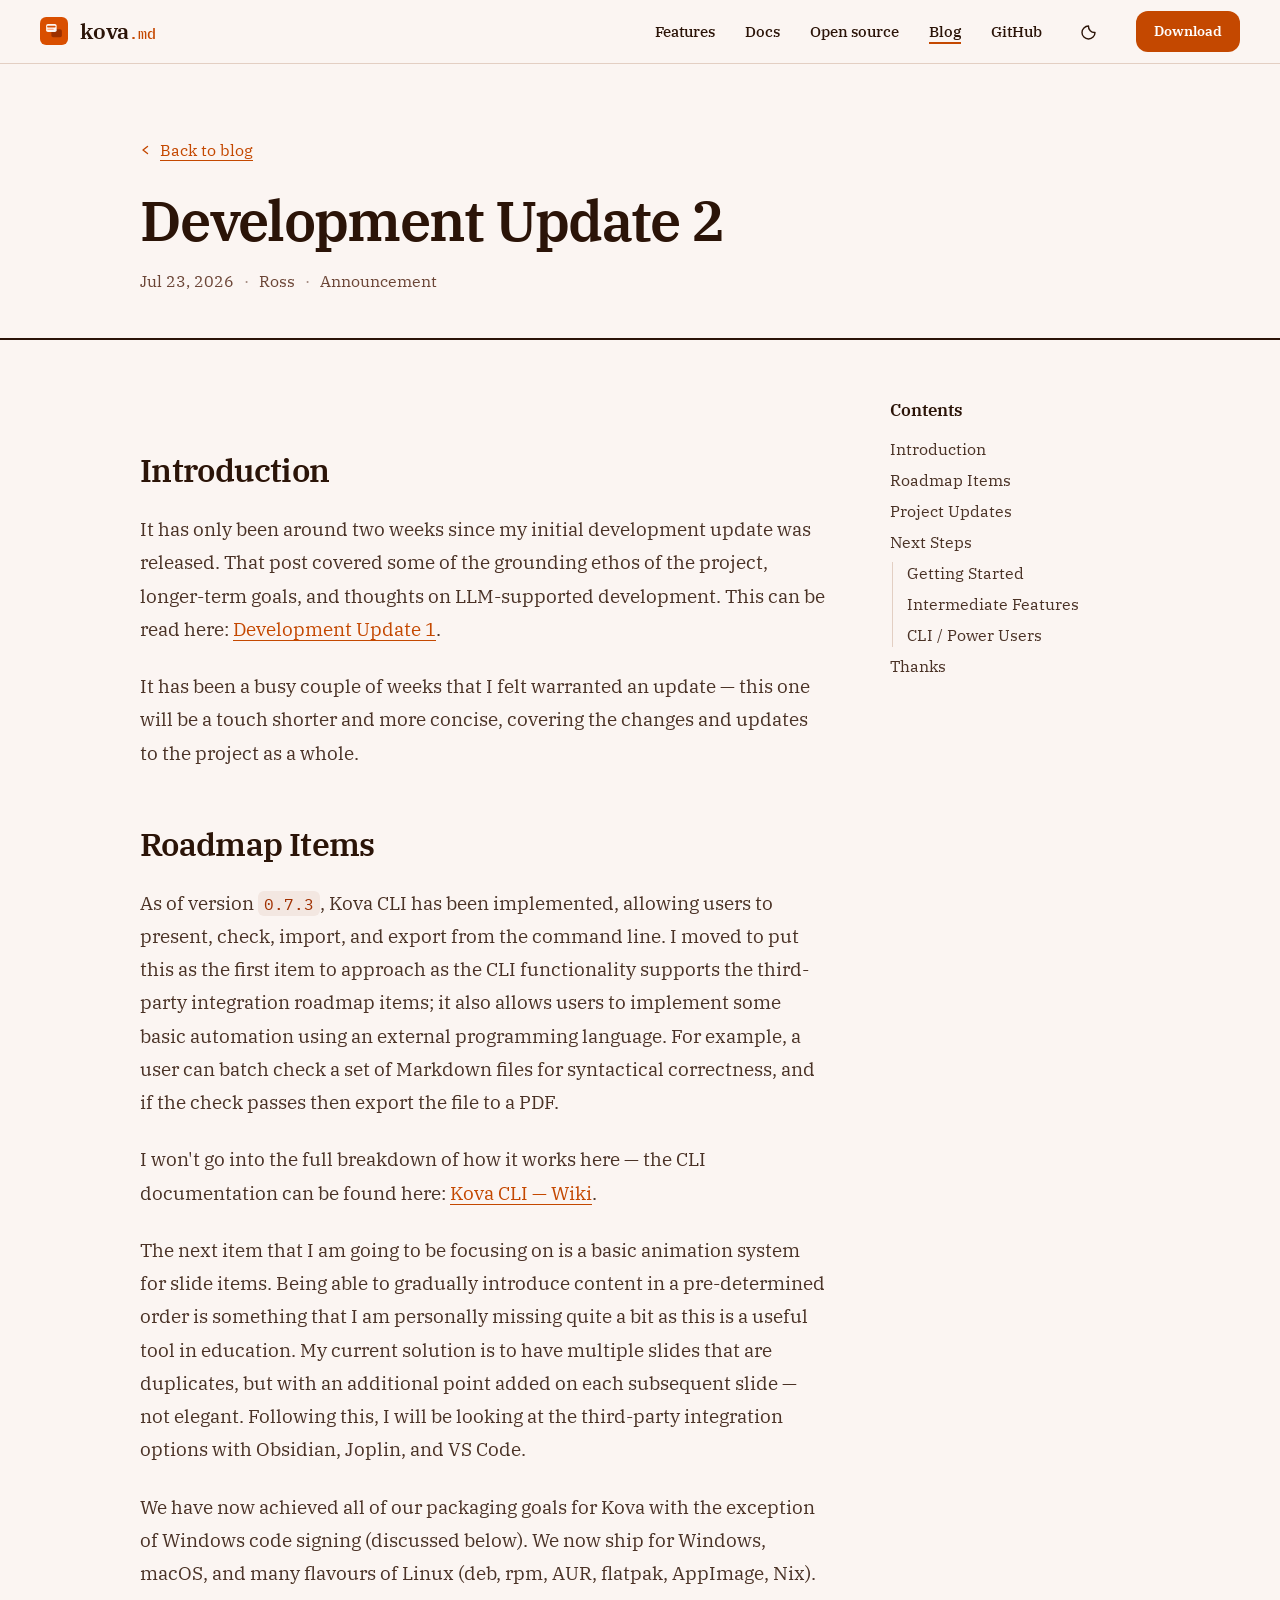
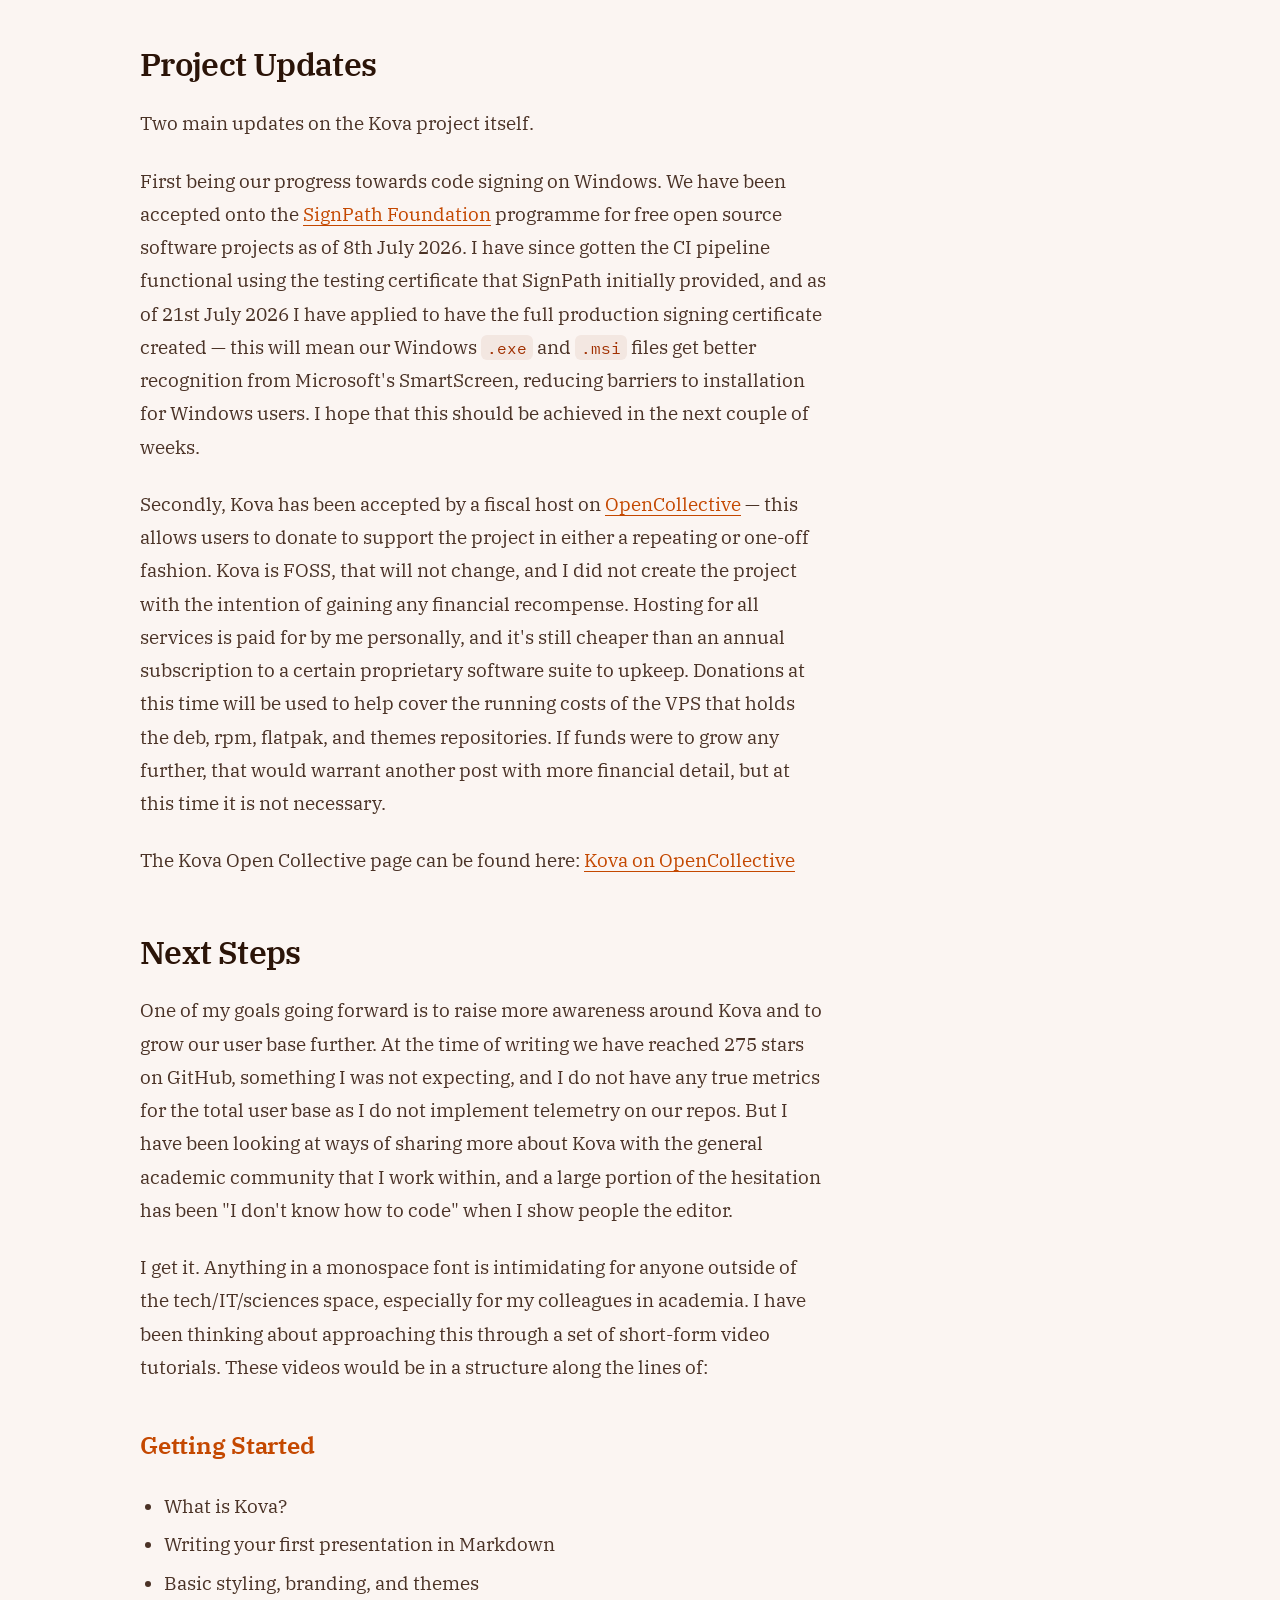
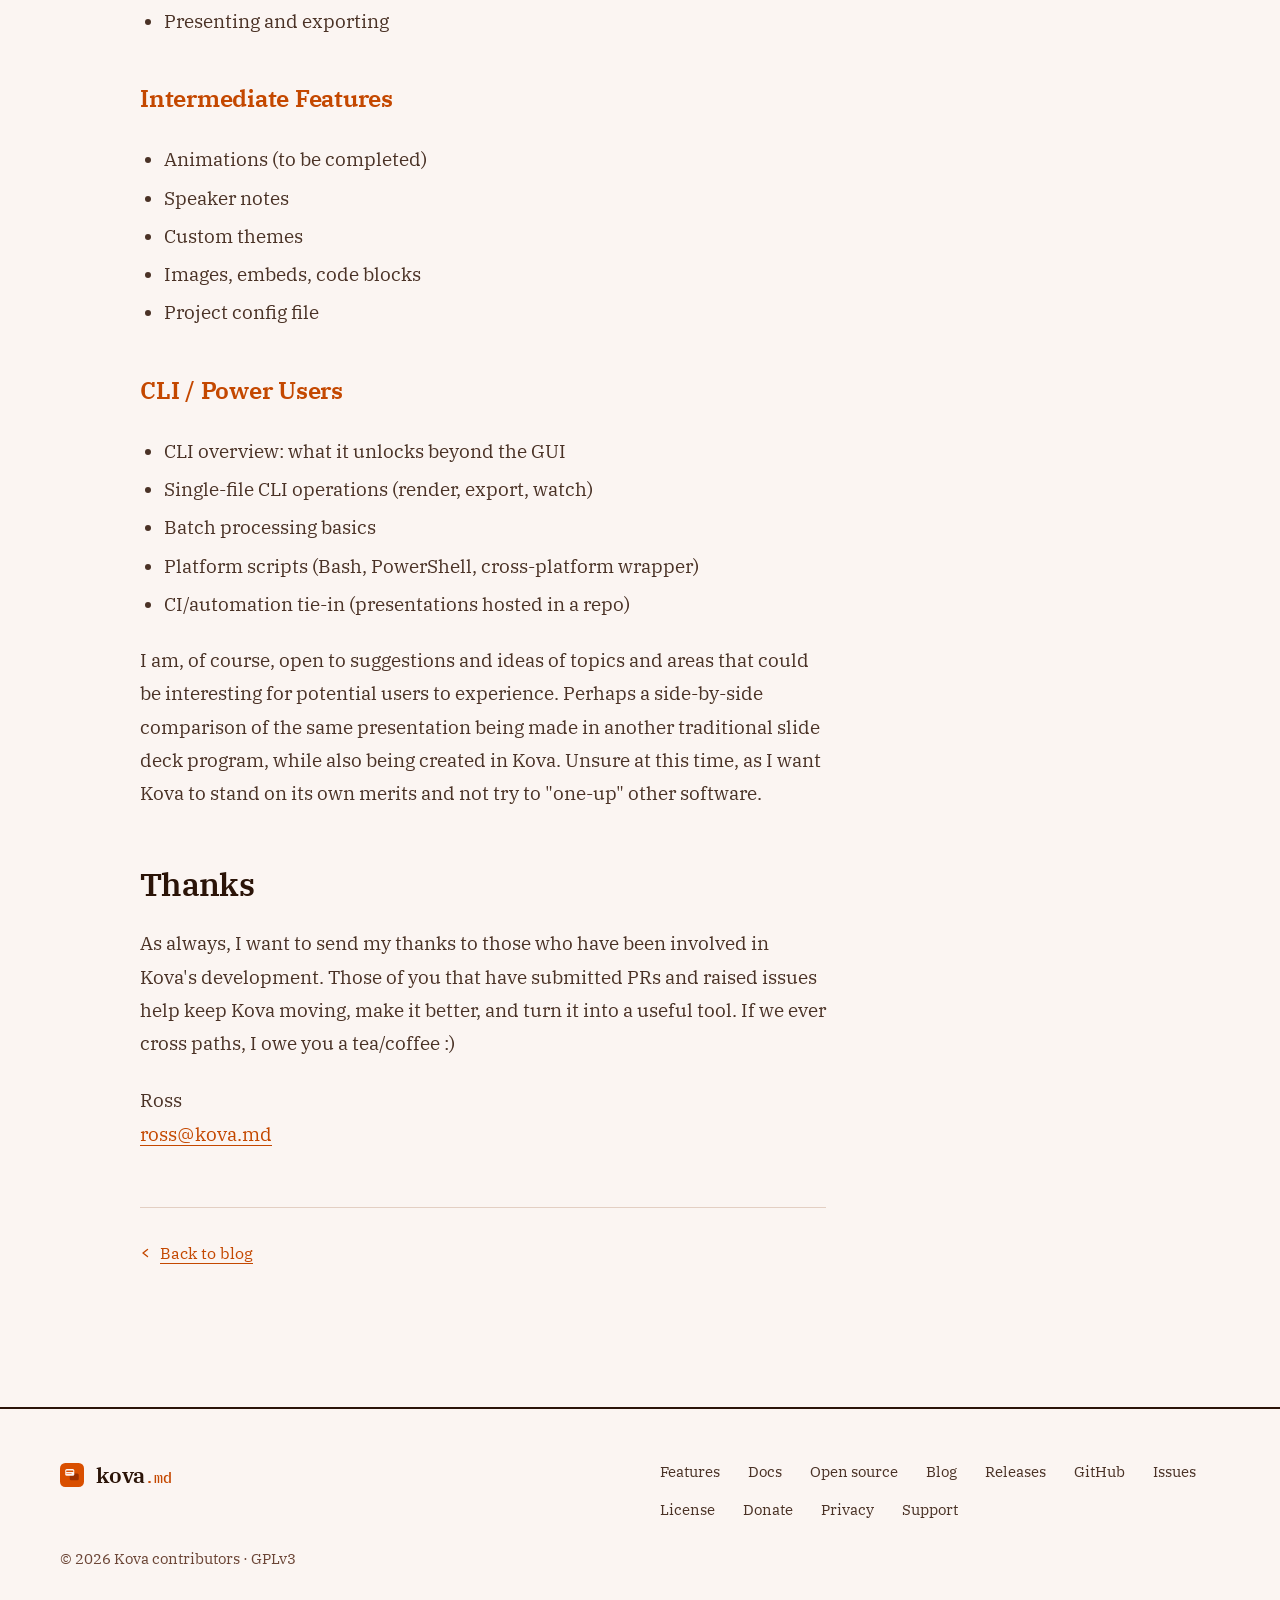
<file: blog/development-update-2.html>
<!DOCTYPE html>
<html lang="en">
<head>
  <meta charset="UTF-8">
  <meta name="viewport" content="width=device-width, initial-scale=1.0">
  <title>Development Update 2 — kova.md</title>
  <meta name="description" content="The Kova CLI has shipped, Windows code signing is underway with SignPath, and Kova now has an OpenCollective page. Plus what's next: slide animations, editor integrations, and a plan for video tutorials.">
  <meta property="og:title" content="Development Update 2">
  <meta property="og:description" content="The Kova CLI has shipped, Windows code signing is underway with SignPath, and Kova now has an OpenCollective page. Plus what's next: slide animations, editor integrations, and a plan for video tutorials.">
  <meta property="og:type" content="article">
  <meta property="og:url" content="https://kova.md/blog/development-update-2.html">
  <meta property="og:image" content="https://kova.md/assets/welcome-light.png">
  <link rel="canonical" href="https://kova.md/blog/development-update-2.html">
  <meta http-equiv="Content-Security-Policy" content="default-src 'self'; script-src 'self' 'sha256-0CcKsY49q+QPM5JuwYJRbLzDg1qPO/qPc+rmWY6FDQ8='; style-src 'self'; img-src 'self' data:; font-src 'self'; connect-src https://api.github.com; base-uri 'self'; form-action 'none'">
  <link rel="icon" type="image/svg+xml" href="../favicon.svg">
  <link rel="icon" type="image/png" sizes="32x32" href="../assets/favicon-32.png">
  <link rel="icon" type="image/png" sizes="128x128" href="../assets/favicon-128.png">
  <link rel="apple-touch-icon" href="../assets/apple-touch-icon.png">
  <link rel="stylesheet" href="../css/style.css?v=20261017">
  <link rel="stylesheet" href="../css/blog.css?v=20260930">
  <script>
    (function() {
      var t = localStorage.getItem('kova-theme');
      if (t === 'dark' || t === 'light') document.documentElement.setAttribute('data-theme', t);
    })();
  </script>
</head>
<body>

<!-- ═══ NAV ═══════════════════════════════════════════════ -->
<nav>
  <a class="nav-logo" href="/">
    <img src="../assets/kova-icon.svg?v=20260522" width="28" height="28" alt="">
    <span class="nav-wordmark">kova<span class="tld">.md</span></span>
  </a>
  <div class="nav-spacer"></div>
  <ul class="nav-links">
    <li><a href="../features.html">Features</a></li>
    <li><a href="https://wiki.kova.md">Docs</a></li>
    <li><a href="../open-source.html">Open source</a></li>
    <li><a href="index.html" aria-current="page">Blog</a></li>
    <li><a href="https://github.com/kovamd/kova">GitHub</a></li>
    <li>
      <button class="theme-toggle" id="theme-toggle" aria-label="Toggle colour scheme">
        <svg class="icon-sun" width="16" height="16" viewBox="0 0 16 16" fill="none" aria-hidden="true">
          <circle cx="8" cy="8" r="3.2" stroke="currentColor" stroke-width="1.4"/>
          <line x1="8" y1="1.5" x2="8" y2="3"   stroke="currentColor" stroke-width="1.4" stroke-linecap="round"/>
          <line x1="8" y1="13"  x2="8" y2="14.5" stroke="currentColor" stroke-width="1.4" stroke-linecap="round"/>
          <line x1="1.5" y1="8" x2="3"   y2="8"  stroke="currentColor" stroke-width="1.4" stroke-linecap="round"/>
          <line x1="13"  y1="8" x2="14.5" y2="8" stroke="currentColor" stroke-width="1.4" stroke-linecap="round"/>
          <line x1="3.4" y1="3.4" x2="4.5" y2="4.5"   stroke="currentColor" stroke-width="1.4" stroke-linecap="round"/>
          <line x1="11.5" y1="11.5" x2="12.6" y2="12.6" stroke="currentColor" stroke-width="1.4" stroke-linecap="round"/>
          <line x1="12.6" y1="3.4" x2="11.5" y2="4.5"   stroke="currentColor" stroke-width="1.4" stroke-linecap="round"/>
          <line x1="4.5"  y1="11.5" x2="3.4" y2="12.6"  stroke="currentColor" stroke-width="1.4" stroke-linecap="round"/>
        </svg>
        <svg class="icon-moon" width="16" height="16" viewBox="0 0 16 16" fill="none" aria-hidden="true">
          <path d="M14 8.5A6 6 0 0 1 7.5 2 6.5 6.5 0 1 0 14 8.5z" stroke="currentColor" stroke-width="1.4" stroke-linejoin="round"/>
        </svg>
      </button>
    </li>
    <li>
      <a href="https://github.com/kovamd/kova/releases" class="btn btn-primary btn-sm">
        Download
      </a>
    </li>
  </ul>
</nav>

<!-- ═══ POST HERO ══════════════════════════════════════════ -->
<section class="post-hero">
  <div class="container">
    <a href="index.html" class="post-back">
      <svg width="12" height="12" viewBox="0 0 12 12" fill="none" aria-hidden="true">
        <path d="M7.5 2.5L3 6l4.5 3.5" stroke="currentColor" stroke-width="1.4" stroke-linecap="round" stroke-linejoin="round"/>
      </svg>
      Back to blog
    </a>
    <h1>Development Update 2</h1>
    <div class="post-meta">
      <span>Jul 23, 2026</span>
      <span class="post-meta-sep">·</span>
      <span>Ross</span>
      <span class="post-meta-sep">·</span>
      <span>Announcement</span>
    </div>
  </div>
</section>

<!-- ═══ POST BODY ══════════════════════════════════════════ -->
<section class="post-body-section">
  <div class="container">
    <div class="post-layout">
    <aside class="post-toc" aria-label="Table of contents">
      <p class="post-toc-label">Contents</p>
      <ol>
        <li><a href="#introduction">Introduction</a></li>
        <li><a href="#roadmap-items">Roadmap Items</a></li>
        <li><a href="#project-updates">Project Updates</a></li>
        <li><a href="#next-steps">Next Steps</a>
          <ol>
            <li><a href="#getting-started">Getting Started</a></li>
            <li><a href="#intermediate-features">Intermediate Features</a></li>
            <li><a href="#cli-power-users">CLI / Power Users</a></li>
          </ol>
        </li>
        <li><a href="#thanks">Thanks</a></li>
      </ol>
    </aside>
    <article class="post-body">

      <h2 id="introduction">Introduction</h2>
      <p>It has only been around two weeks since my initial development update was released. That post covered some of the grounding ethos of the project, longer-term goals, and thoughts on LLM-supported development. This can be read here: <a href="development-update-1.html">Development Update 1</a>.</p>
      <p>It has been a busy couple of weeks that I felt warranted an update — this one will be a touch shorter and more concise, covering the changes and updates to the project as a whole.</p>

      <h2 id="roadmap-items">Roadmap Items</h2>
      <p>As of version <code>0.7.3</code>, Kova CLI has been implemented, allowing users to present, check, import, and export from the command line. I moved to put this as the first item to approach as the CLI functionality supports the third-party integration roadmap items; it also allows users to implement some basic automation using an external programming language. For example, a user can batch check a set of Markdown files for syntactical correctness, and if the check passes then export the file to a PDF.</p>
      <p>I won't go into the full breakdown of how it works here — the CLI documentation can be found here: <a href="https://wiki.kova.md/command-line/">Kova CLI — Wiki</a>.</p>
      <p>The next item that I am going to be focusing on is a basic animation system for slide items. Being able to gradually introduce content in a pre-determined order is something that I am personally missing quite a bit as this is a useful tool in education. My current solution is to have multiple slides that are duplicates, but with an additional point added on each subsequent slide — not elegant. Following this, I will be looking at the third-party integration options with Obsidian, Joplin, and VS Code.</p>
      <p>We have now achieved all of our packaging goals for Kova with the exception of Windows code signing (discussed below). We now ship for Windows, macOS, and many flavours of Linux (deb, rpm, AUR, flatpak, AppImage, Nix).</p>

      <h2 id="project-updates">Project Updates</h2>
      <p>Two main updates on the Kova project itself.</p>
      <p>First being our progress towards code signing on Windows. We have been accepted onto the <a href="https://signpath.org">SignPath Foundation</a> programme for free open source software projects as of 8th July 2026. I have since gotten the CI pipeline functional using the testing certificate that SignPath initially provided, and as of 21st July 2026 I have applied to have the full production signing certificate created — this will mean our Windows <code>.exe</code> and <code>.msi</code> files get better recognition from Microsoft's SmartScreen, reducing barriers to installation for Windows users. I hope that this should be achieved in the next couple of weeks.</p>
      <p>Secondly, Kova has been accepted by a fiscal host on <a href="https://opencollective.com">OpenCollective</a> — this allows users to donate to support the project in either a repeating or one-off fashion. Kova is FOSS, that will not change, and I did not create the project with the intention of gaining any financial recompense. Hosting for all services is paid for by me personally, and it's still cheaper than an annual subscription to a certain proprietary software suite to upkeep. Donations at this time will be used to help cover the running costs of the VPS that holds the deb, rpm, flatpak, and themes repositories. If funds were to grow any further, that would warrant another post with more financial detail, but at this time it is not necessary.</p>
      <p>The Kova Open Collective page can be found here: <a href="https://opencollective.com/kovamd">Kova on OpenCollective</a></p>

      <h2 id="next-steps">Next Steps</h2>
      <p>One of my goals going forward is to raise more awareness around Kova and to grow our user base further. At the time of writing we have reached 275 stars on GitHub, something I was not expecting, and I do not have any true metrics for the total user base as I do not implement telemetry on our repos. But I have been looking at ways of sharing more about Kova with the general academic community that I work within, and a large portion of the hesitation has been "I don't know how to code" when I show people the editor.</p>
      <p>I get it. Anything in a monospace font is intimidating for anyone outside of the tech/IT/sciences space, especially for my colleagues in academia. I have been thinking about approaching this through a set of short-form video tutorials. These videos would be in a structure along the lines of:</p>

      <h3 id="getting-started">Getting Started</h3>
      <ul>
        <li>What is Kova?</li>
        <li>Writing your first presentation in Markdown</li>
        <li>Basic styling, branding, and themes</li>
        <li>Presenting and exporting</li>
      </ul>

      <h3 id="intermediate-features">Intermediate Features</h3>
      <ul>
        <li>Animations (to be completed)</li>
        <li>Speaker notes</li>
        <li>Custom themes</li>
        <li>Images, embeds, code blocks</li>
        <li>Project config file</li>
      </ul>

      <h3 id="cli-power-users">CLI / Power Users</h3>
      <ul>
        <li>CLI overview: what it unlocks beyond the GUI</li>
        <li>Single-file CLI operations (render, export, watch)</li>
        <li>Batch processing basics</li>
        <li>Platform scripts (Bash, PowerShell, cross-platform wrapper)</li>
        <li>CI/automation tie-in (presentations hosted in a repo)</li>
      </ul>

      <p>I am, of course, open to suggestions and ideas of topics and areas that could be interesting for potential users to experience. Perhaps a side-by-side comparison of the same presentation being made in another traditional slide deck program, while also being created in Kova. Unsure at this time, as I want Kova to stand on its own merits and not try to "one-up" other software.</p>

      <h2 id="thanks">Thanks</h2>
      <p>As always, I want to send my thanks to those who have been involved in Kova's development. Those of you that have submitted PRs and raised issues help keep Kova moving, make it better, and turn it into a useful tool. If we ever cross paths, I owe you a tea/coffee :)</p>
      <p>Ross<br><a href="mailto:ross@kova.md">ross@kova.md</a></p>

      <div class="post-footer">
        <a href="index.html" class="post-back">
          <svg width="12" height="12" viewBox="0 0 12 12" fill="none" aria-hidden="true">
            <path d="M7.5 2.5L3 6l4.5 3.5" stroke="currentColor" stroke-width="1.4" stroke-linecap="round" stroke-linejoin="round"/>
          </svg>
          Back to blog
        </a>
      </div>
    </article>
    </div>
  </div>
</section>

<!-- ═══ FOOTER ══════════════════════════════════════════════ -->
<footer>
  <div class="footer-inner">
    <a class="nav-logo" href="/">
      <img src="../assets/kova-icon.svg?v=20260522" width="24" height="24" alt="">
      <span class="nav-wordmark">kova<span class="tld">.md</span></span>
    </a>
    <ul class="footer-links">
      <li><a href="../features.html">Features</a></li>
      <li><a href="https://wiki.kova.md">Docs</a></li>
      <li><a href="../open-source.html">Open source</a></li>
      <li><a href="index.html">Blog</a></li>
      <li><a href="https://github.com/KovaMD/Kova/releases">Releases</a></li>
      <li><a href="https://github.com/KovaMD/Kova">GitHub</a></li>
      <li><a href="https://github.com/KovaMD/Kova/issues">Issues</a></li>
      <li><a href="https://github.com/KovaMD/Kova/blob/main/LICENSE">License</a></li>
      <li><a href="https://opencollective.com/kovamd">Donate</a></li>
      <li><a href="../privacy.html">Privacy</a></li>
      <li><a href="mailto:support@kova.md">Support</a></li>
    </ul>
    <p class="footer-copy">© 2026 Kova contributors · GPLv3</p>
  </div>
</footer>

<script src="../js/main.js?v=20260930" defer></script>
<script src="../js/blog-toc.js?v=20260930" defer></script>
</body>
</html>
</file>
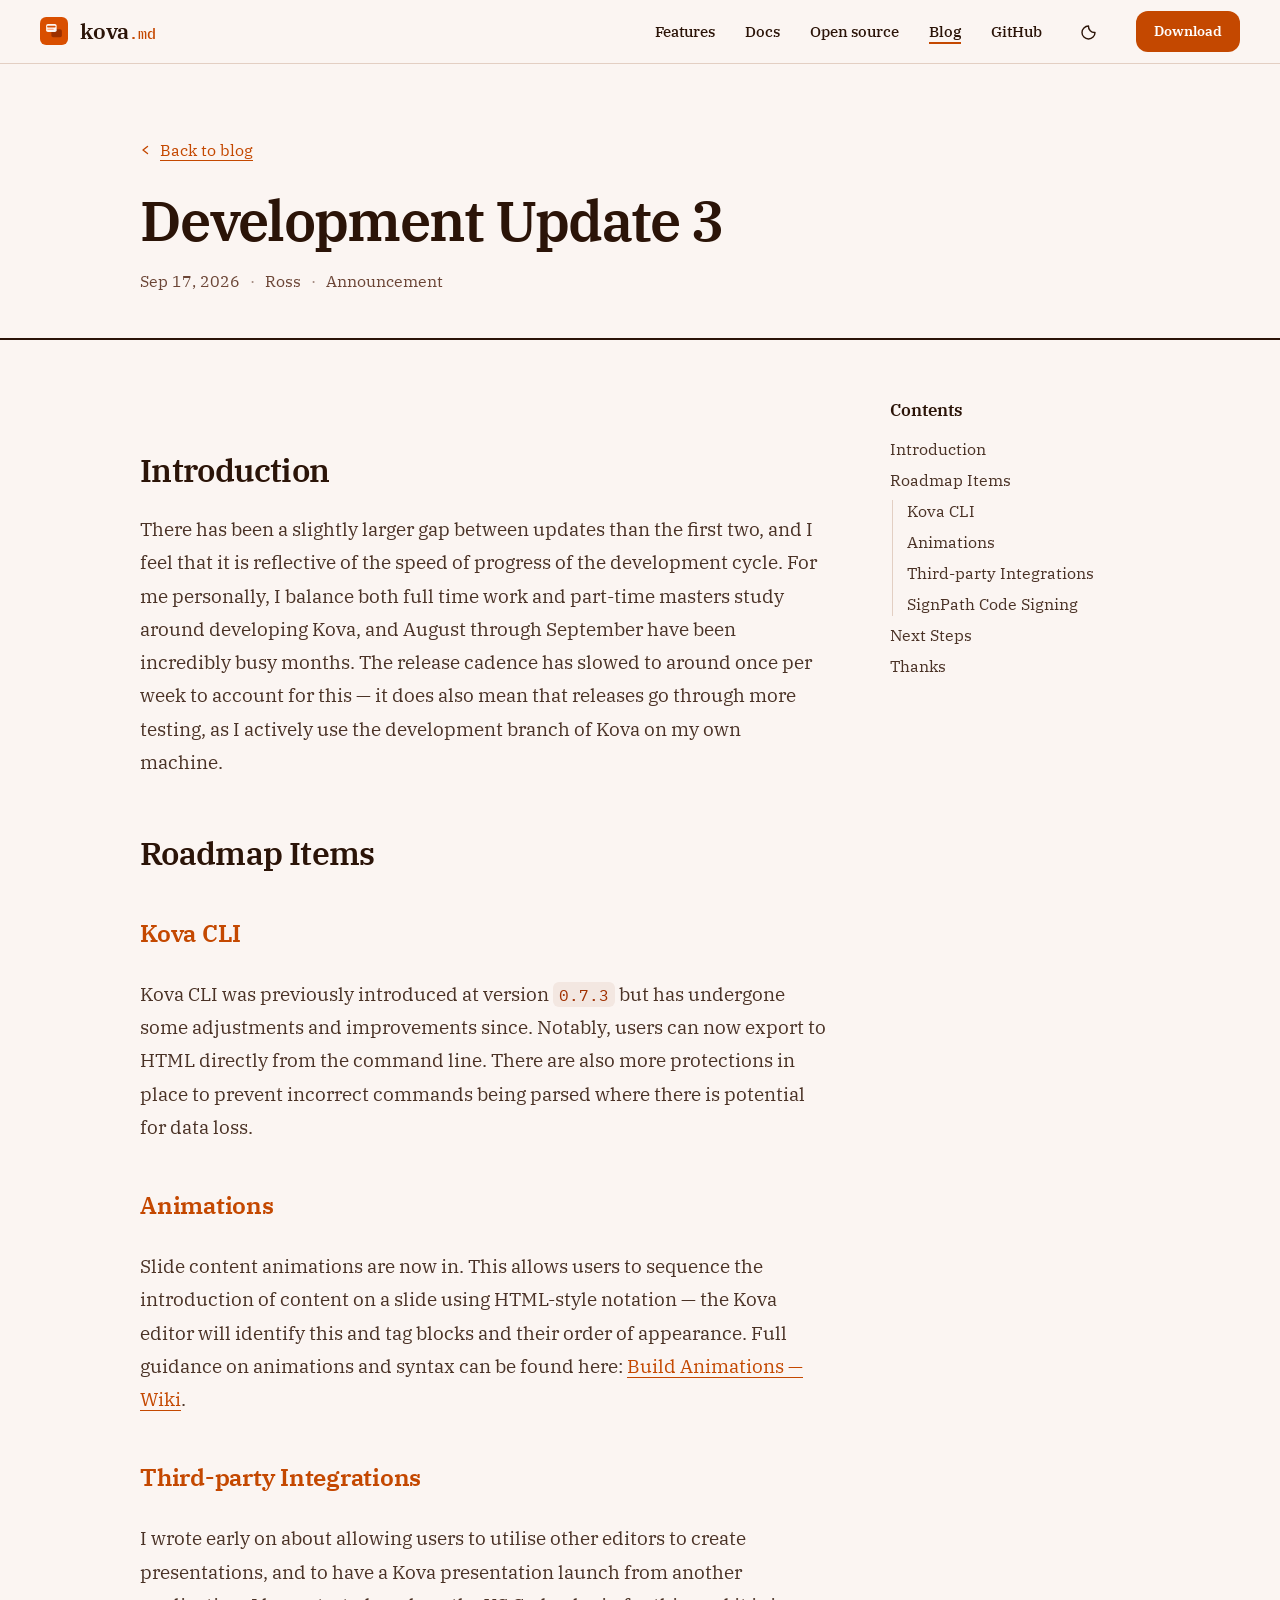
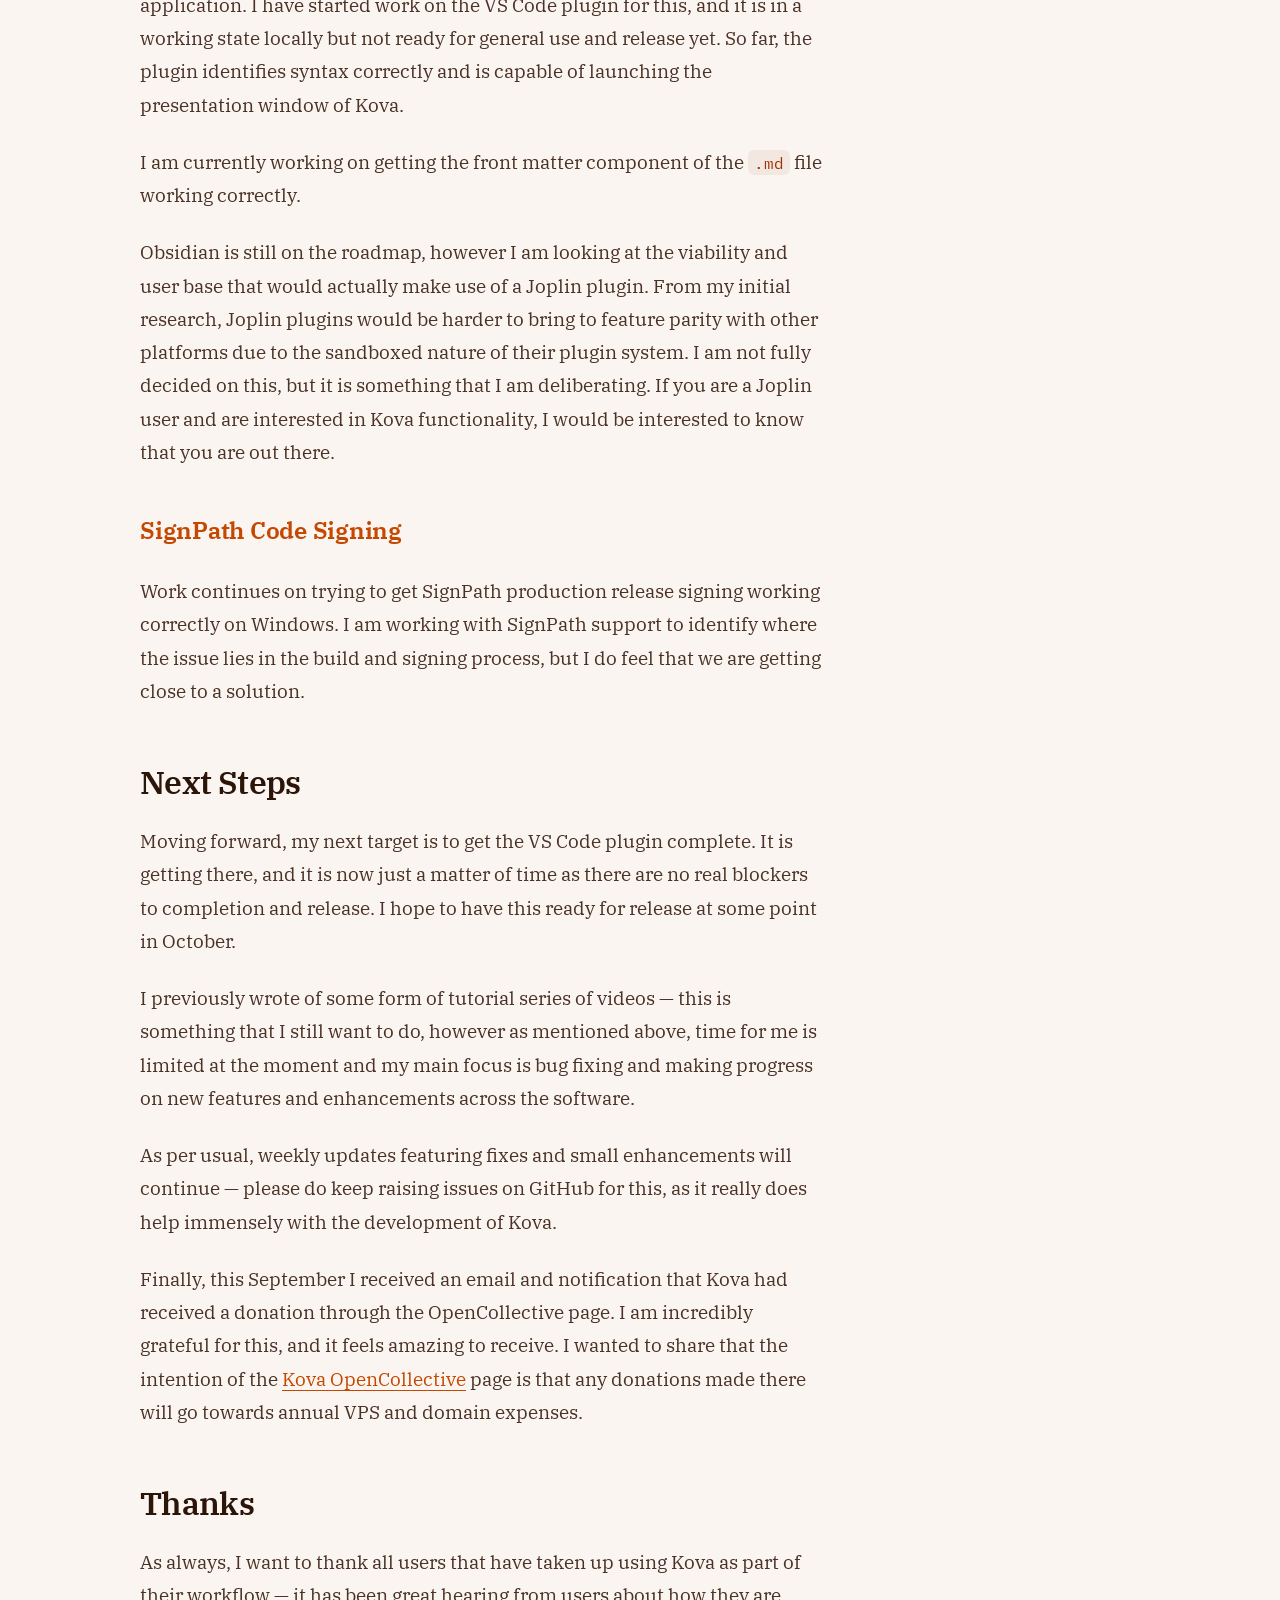
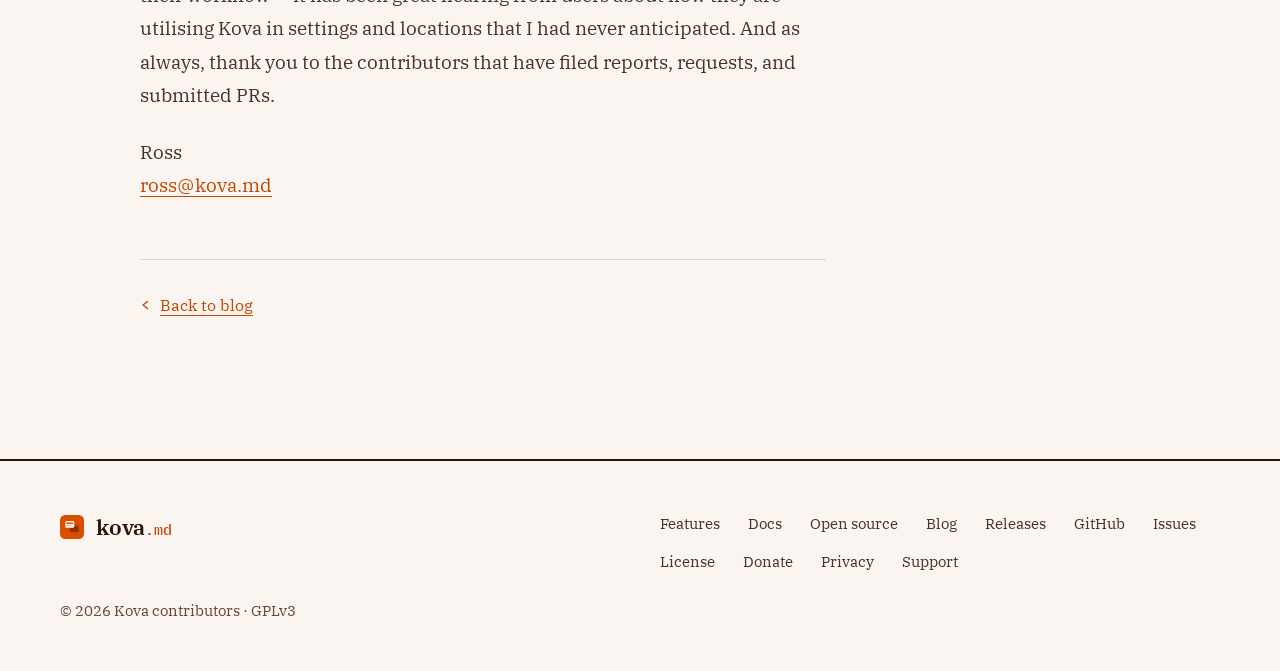
<file: blog/development-update-3.html>
<!DOCTYPE html>
<html lang="en">
<head>
  <meta charset="UTF-8">
  <meta name="viewport" content="width=device-width, initial-scale=1.0">
  <title>Development Update 3 — kova.md</title>
  <meta name="description" content="Slide content animations have shipped, the Kova CLI can now export to HTML, and early VS Code plugin work is underway. Plus SignPath signing progress and Kova's first OpenCollective donation.">
  <meta property="og:title" content="Development Update 3">
  <meta property="og:description" content="Slide content animations have shipped, the Kova CLI can now export to HTML, and early VS Code plugin work is underway. Plus SignPath signing progress and Kova's first OpenCollective donation.">
  <meta property="og:type" content="article">
  <meta property="og:url" content="https://kova.md/blog/development-update-3.html">
  <meta property="og:image" content="https://kova.md/assets/welcome-light.png">
  <link rel="canonical" href="https://kova.md/blog/development-update-3.html">
  <meta http-equiv="Content-Security-Policy" content="default-src 'self'; script-src 'self' 'sha256-0CcKsY49q+QPM5JuwYJRbLzDg1qPO/qPc+rmWY6FDQ8='; style-src 'self'; img-src 'self' data:; font-src 'self'; connect-src https://api.github.com; base-uri 'self'; form-action 'none'">
  <link rel="icon" type="image/svg+xml" href="../favicon.svg">
  <link rel="icon" type="image/png" sizes="32x32" href="../assets/favicon-32.png">
  <link rel="icon" type="image/png" sizes="128x128" href="../assets/favicon-128.png">
  <link rel="apple-touch-icon" href="../assets/apple-touch-icon.png">
  <link rel="stylesheet" href="../css/style.css?v=20261017">
  <link rel="stylesheet" href="../css/blog.css?v=20260930">
  <script>
    (function() {
      var t = localStorage.getItem('kova-theme');
      if (t === 'dark' || t === 'light') document.documentElement.setAttribute('data-theme', t);
    })();
  </script>
</head>
<body>

<!-- ═══ NAV ═══════════════════════════════════════════════ -->
<nav>
  <a class="nav-logo" href="/">
    <img src="../assets/kova-icon.svg?v=20260522" width="28" height="28" alt="">
    <span class="nav-wordmark">kova<span class="tld">.md</span></span>
  </a>
  <div class="nav-spacer"></div>
  <ul class="nav-links">
    <li><a href="../features.html">Features</a></li>
    <li><a href="https://wiki.kova.md">Docs</a></li>
    <li><a href="../open-source.html">Open source</a></li>
    <li><a href="index.html" aria-current="page">Blog</a></li>
    <li><a href="https://github.com/kovamd/kova">GitHub</a></li>
    <li>
      <button class="theme-toggle" id="theme-toggle" aria-label="Toggle colour scheme">
        <svg class="icon-sun" width="16" height="16" viewBox="0 0 16 16" fill="none" aria-hidden="true">
          <circle cx="8" cy="8" r="3.2" stroke="currentColor" stroke-width="1.4"/>
          <line x1="8" y1="1.5" x2="8" y2="3"   stroke="currentColor" stroke-width="1.4" stroke-linecap="round"/>
          <line x1="8" y1="13"  x2="8" y2="14.5" stroke="currentColor" stroke-width="1.4" stroke-linecap="round"/>
          <line x1="1.5" y1="8" x2="3"   y2="8"  stroke="currentColor" stroke-width="1.4" stroke-linecap="round"/>
          <line x1="13"  y1="8" x2="14.5" y2="8" stroke="currentColor" stroke-width="1.4" stroke-linecap="round"/>
          <line x1="3.4" y1="3.4" x2="4.5" y2="4.5"   stroke="currentColor" stroke-width="1.4" stroke-linecap="round"/>
          <line x1="11.5" y1="11.5" x2="12.6" y2="12.6" stroke="currentColor" stroke-width="1.4" stroke-linecap="round"/>
          <line x1="12.6" y1="3.4" x2="11.5" y2="4.5"   stroke="currentColor" stroke-width="1.4" stroke-linecap="round"/>
          <line x1="4.5"  y1="11.5" x2="3.4" y2="12.6"  stroke="currentColor" stroke-width="1.4" stroke-linecap="round"/>
        </svg>
        <svg class="icon-moon" width="16" height="16" viewBox="0 0 16 16" fill="none" aria-hidden="true">
          <path d="M14 8.5A6 6 0 0 1 7.5 2 6.5 6.5 0 1 0 14 8.5z" stroke="currentColor" stroke-width="1.4" stroke-linejoin="round"/>
        </svg>
      </button>
    </li>
    <li>
      <a href="https://github.com/kovamd/kova/releases" class="btn btn-primary btn-sm">
        Download
      </a>
    </li>
  </ul>
</nav>

<!-- ═══ POST HERO ══════════════════════════════════════════ -->
<section class="post-hero">
  <div class="container">
    <a href="index.html" class="post-back">
      <svg width="12" height="12" viewBox="0 0 12 12" fill="none" aria-hidden="true">
        <path d="M7.5 2.5L3 6l4.5 3.5" stroke="currentColor" stroke-width="1.4" stroke-linecap="round" stroke-linejoin="round"/>
      </svg>
      Back to blog
    </a>
    <h1>Development Update 3</h1>
    <div class="post-meta">
      <span>Sep 17, 2026</span>
      <span class="post-meta-sep">·</span>
      <span>Ross</span>
      <span class="post-meta-sep">·</span>
      <span>Announcement</span>
    </div>
  </div>
</section>

<!-- ═══ POST BODY ══════════════════════════════════════════ -->
<section class="post-body-section">
  <div class="container">
    <div class="post-layout">
    <aside class="post-toc" aria-label="Table of contents">
      <p class="post-toc-label">Contents</p>
      <ol>
        <li><a href="#introduction">Introduction</a></li>
        <li><a href="#roadmap-items">Roadmap Items</a>
          <ol>
            <li><a href="#kova-cli">Kova CLI</a></li>
            <li><a href="#animations">Animations</a></li>
            <li><a href="#third-party-integrations">Third-party Integrations</a></li>
            <li><a href="#signpath-code-signing">SignPath Code Signing</a></li>
          </ol>
        </li>
        <li><a href="#next-steps">Next Steps</a></li>
        <li><a href="#thanks">Thanks</a></li>
      </ol>
    </aside>
    <article class="post-body">

      <h2 id="introduction">Introduction</h2>
      <p>There has been a slightly larger gap between updates than the first two, and I feel that it is reflective of the speed of progress of the development cycle. For me personally, I balance both full time work and part-time masters study around developing Kova, and August through September have been incredibly busy months. The release cadence has slowed to around once per week to account for this — it does also mean that releases go through more testing, as I actively use the development branch of Kova on my own machine.</p>

      <h2 id="roadmap-items">Roadmap Items</h2>

      <h3 id="kova-cli">Kova CLI</h3>
      <p>Kova CLI was previously introduced at version <code>0.7.3</code> but has undergone some adjustments and improvements since. Notably, users can now export to HTML directly from the command line. There are also more protections in place to prevent incorrect commands being parsed where there is potential for data loss.</p>

      <h3 id="animations">Animations</h3>
      <p>Slide content animations are now in. This allows users to sequence the introduction of content on a slide using HTML-style notation — the Kova editor will identify this and tag blocks and their order of appearance. Full guidance on animations and syntax can be found here: <a href="https://wiki.kova.md/animations/">Build Animations — Wiki</a>.</p>

      <h3 id="third-party-integrations">Third-party Integrations</h3>
      <p>I wrote early on about allowing users to utilise other editors to create presentations, and to have a Kova presentation launch from another application. I have started work on the VS Code plugin for this, and it is in a working state locally but not ready for general use and release yet. So far, the plugin identifies syntax correctly and is capable of launching the presentation window of Kova.</p>
      <p>I am currently working on getting the front matter component of the <code>.md</code> file working correctly.</p>
      <p>Obsidian is still on the roadmap, however I am looking at the viability and user base that would actually make use of a Joplin plugin. From my initial research, Joplin plugins would be harder to bring to feature parity with other platforms due to the sandboxed nature of their plugin system. I am not fully decided on this, but it is something that I am deliberating. If you are a Joplin user and are interested in Kova functionality, I would be interested to know that you are out there.</p>

      <h3 id="signpath-code-signing">SignPath Code Signing</h3>
      <p>Work continues on trying to get SignPath production release signing working correctly on Windows. I am working with SignPath support to identify where the issue lies in the build and signing process, but I do feel that we are getting close to a solution.</p>

      <h2 id="next-steps">Next Steps</h2>
      <p>Moving forward, my next target is to get the VS Code plugin complete. It is getting there, and it is now just a matter of time as there are no real blockers to completion and release. I hope to have this ready for release at some point in October.</p>
      <p>I previously wrote of some form of tutorial series of videos — this is something that I still want to do, however as mentioned above, time for me is limited at the moment and my main focus is bug fixing and making progress on new features and enhancements across the software.</p>
      <p>As per usual, weekly updates featuring fixes and small enhancements will continue — please do keep raising issues on GitHub for this, as it really does help immensely with the development of Kova.</p>
      <p>Finally, this September I received an email and notification that Kova had received a donation through the OpenCollective page. I am incredibly grateful for this, and it feels amazing to receive. I wanted to share that the intention of the <a href="https://opencollective.com/kovamd">Kova OpenCollective</a> page is that any donations made there will go towards annual VPS and domain expenses.</p>

      <h2 id="thanks">Thanks</h2>
      <p>As always, I want to thank all users that have taken up using Kova as part of their workflow — it has been great hearing from users about how they are utilising Kova in settings and locations that I had never anticipated. And as always, thank you to the contributors that have filed reports, requests, and submitted PRs.</p>
      <p>Ross<br><a href="mailto:ross@kova.md">ross@kova.md</a></p>

      <div class="post-footer">
        <a href="index.html" class="post-back">
          <svg width="12" height="12" viewBox="0 0 12 12" fill="none" aria-hidden="true">
            <path d="M7.5 2.5L3 6l4.5 3.5" stroke="currentColor" stroke-width="1.4" stroke-linecap="round" stroke-linejoin="round"/>
          </svg>
          Back to blog
        </a>
      </div>
    </article>
    </div>
  </div>
</section>

<!-- ═══ FOOTER ══════════════════════════════════════════════ -->
<footer>
  <div class="footer-inner">
    <a class="nav-logo" href="/">
      <img src="../assets/kova-icon.svg?v=20260522" width="24" height="24" alt="">
      <span class="nav-wordmark">kova<span class="tld">.md</span></span>
    </a>
    <ul class="footer-links">
      <li><a href="../features.html">Features</a></li>
      <li><a href="https://wiki.kova.md">Docs</a></li>
      <li><a href="../open-source.html">Open source</a></li>
      <li><a href="index.html">Blog</a></li>
      <li><a href="https://github.com/KovaMD/Kova/releases">Releases</a></li>
      <li><a href="https://github.com/KovaMD/Kova">GitHub</a></li>
      <li><a href="https://github.com/KovaMD/Kova/issues">Issues</a></li>
      <li><a href="https://github.com/KovaMD/Kova/blob/main/LICENSE">License</a></li>
      <li><a href="https://opencollective.com/kovamd">Donate</a></li>
      <li><a href="../privacy.html">Privacy</a></li>
      <li><a href="mailto:support@kova.md">Support</a></li>
    </ul>
    <p class="footer-copy">© 2026 Kova contributors · GPLv3</p>
  </div>
</footer>

<script src="../js/main.js?v=20260930" defer></script>
<script src="../js/blog-toc.js?v=20260930" defer></script>
</body>
</html>
</file>
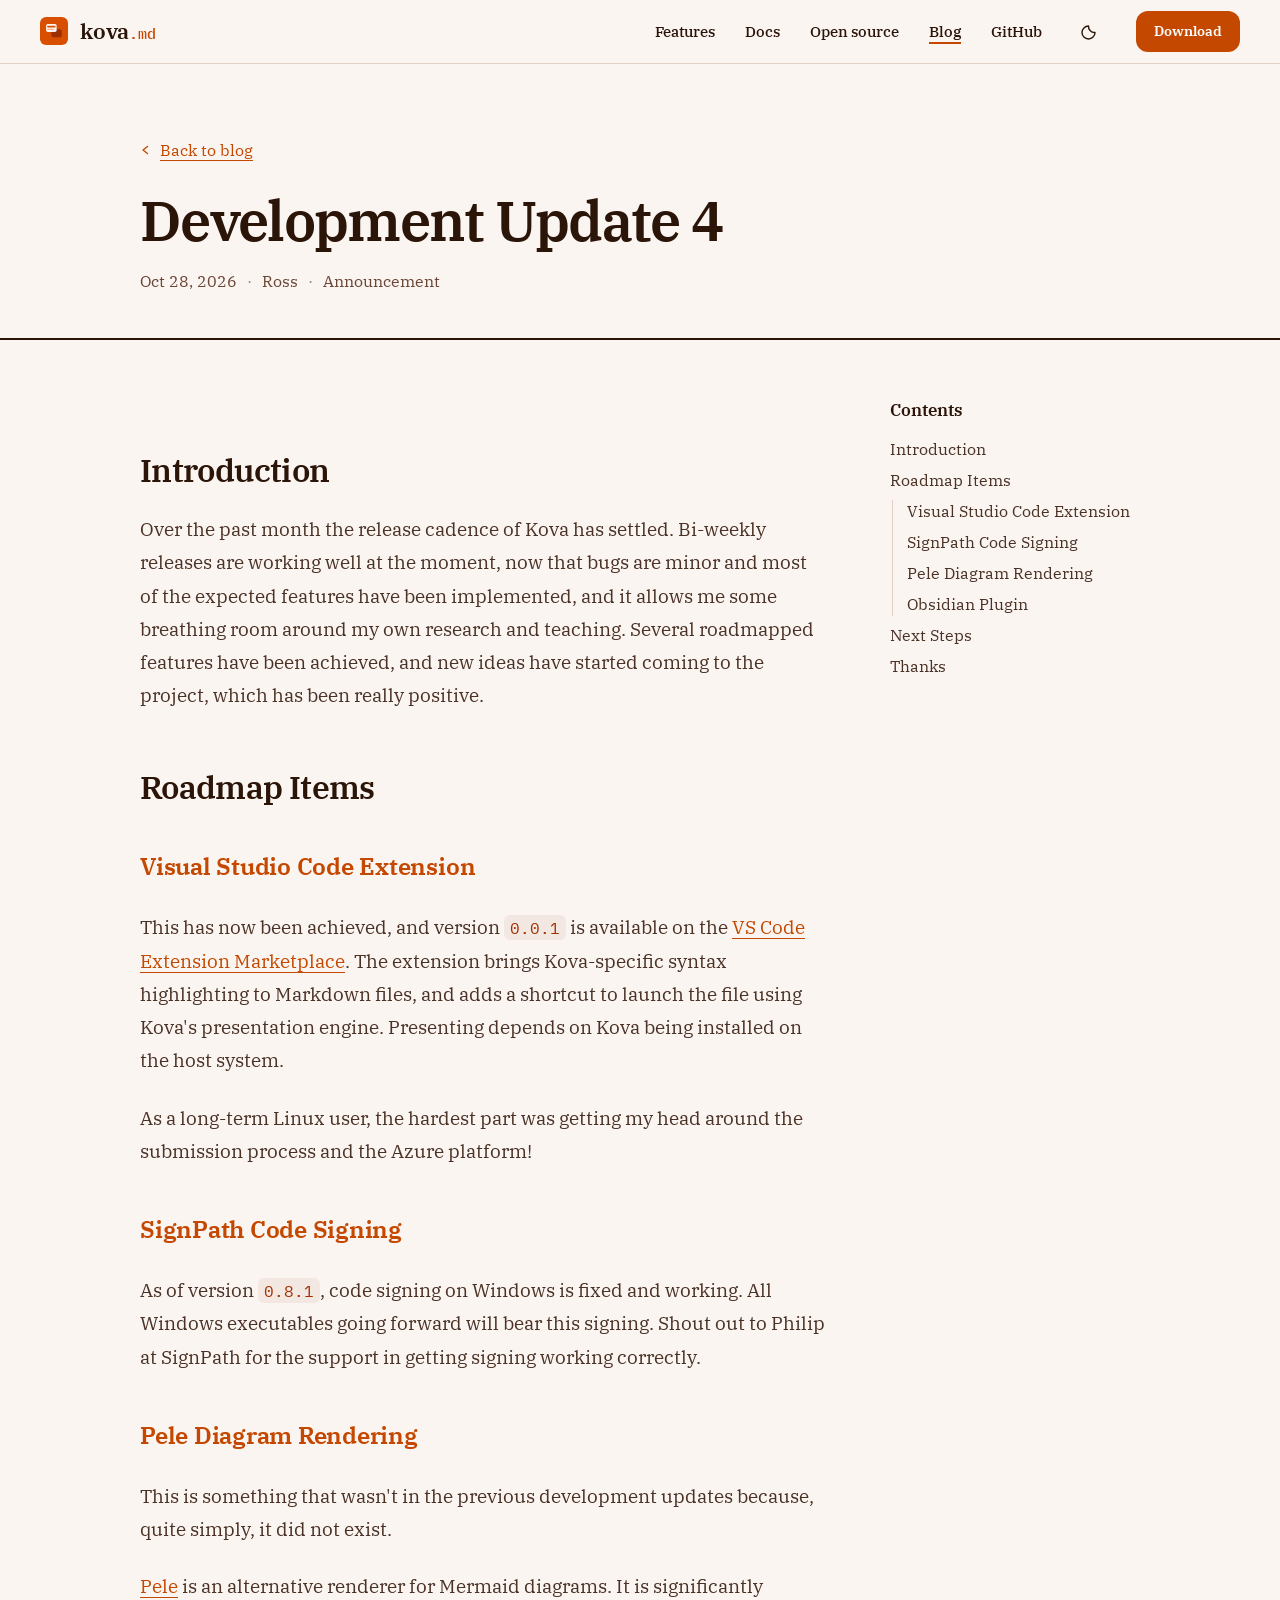
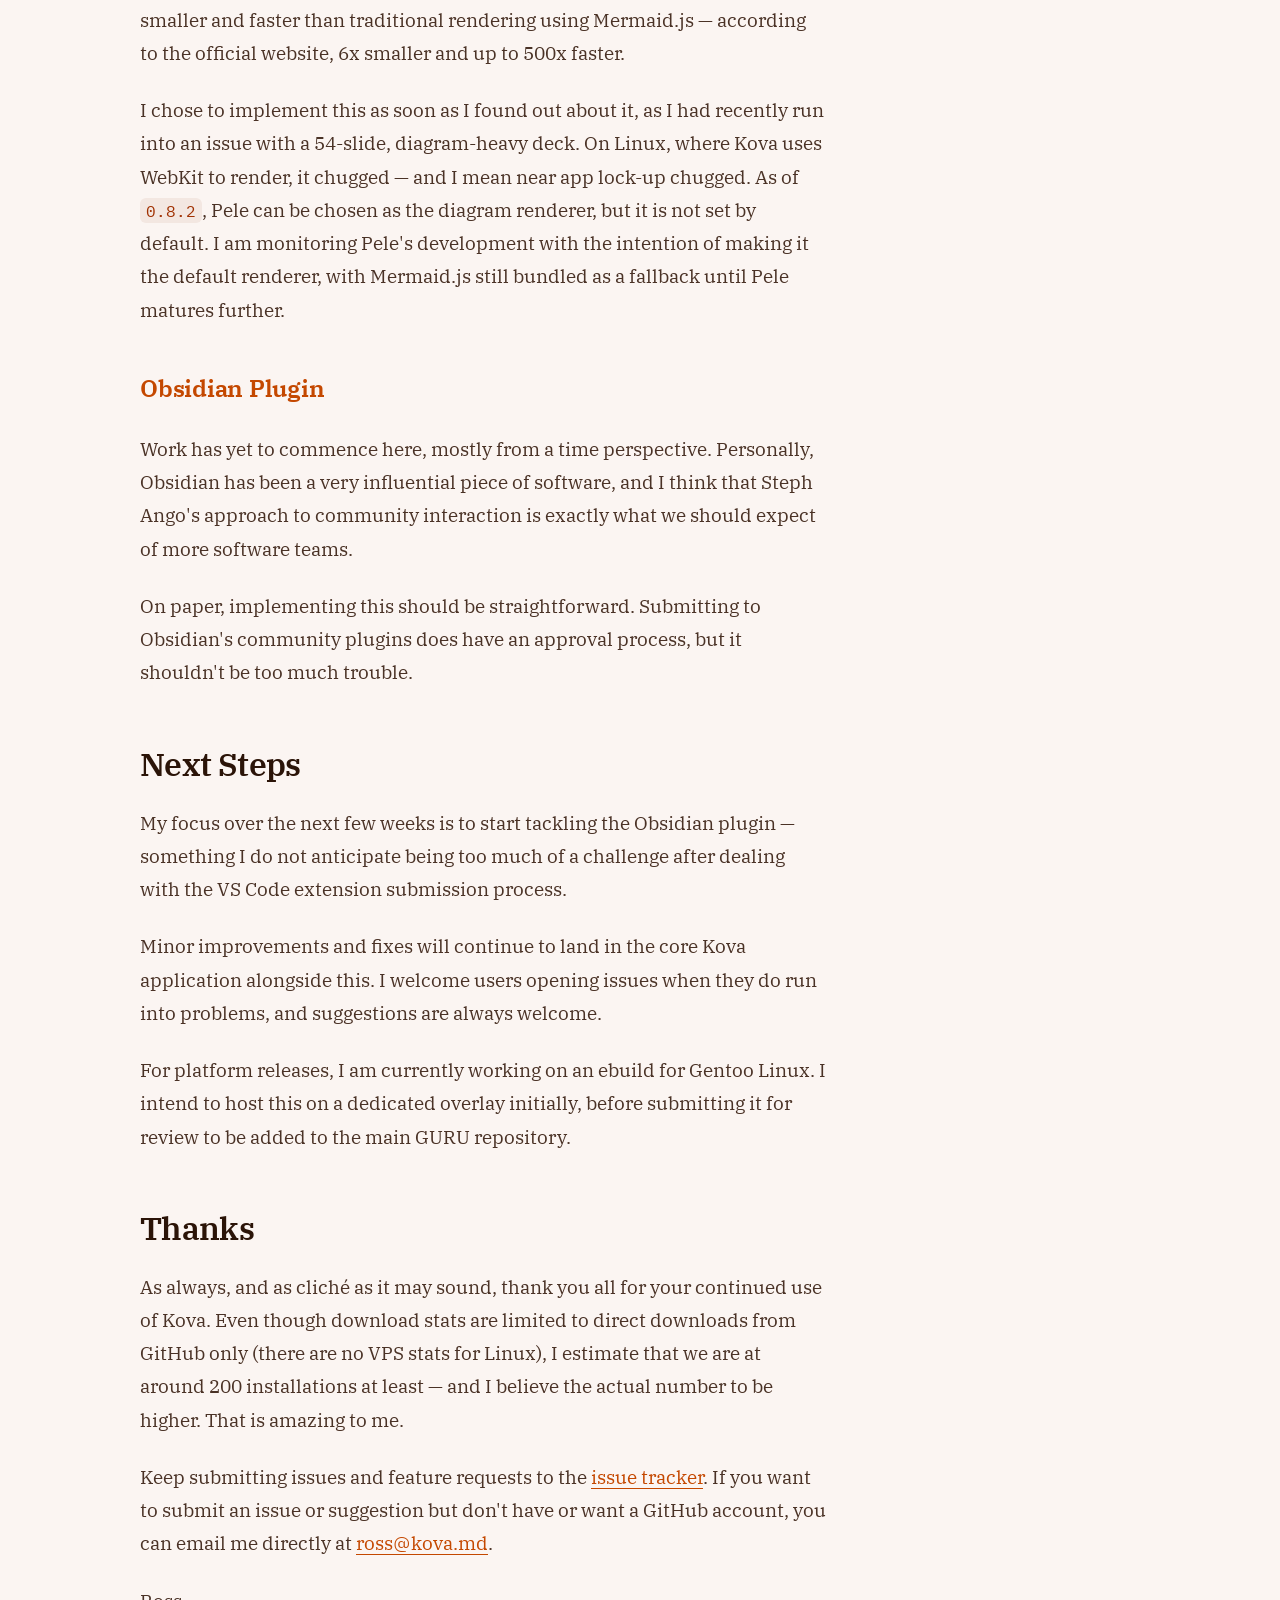
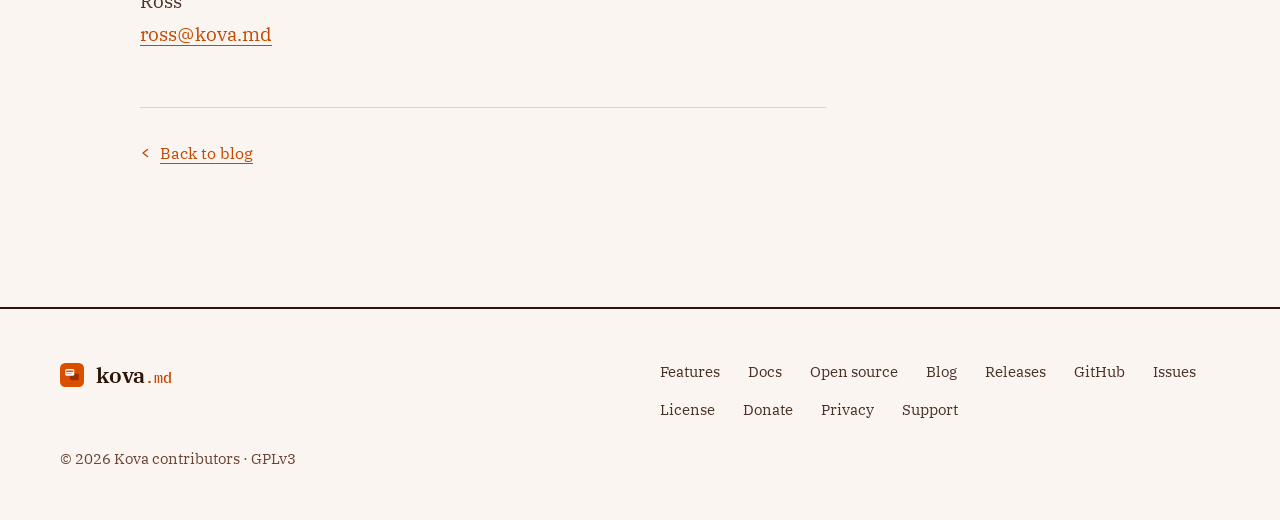
<file: blog/development-update-4.html>
<!DOCTYPE html>
<html lang="en">
<head>
  <meta charset="UTF-8">
  <meta name="viewport" content="width=device-width, initial-scale=1.0">
  <title>Development Update 4 — kova.md</title>
  <meta name="description" content="The VS Code extension is live on the Marketplace, Windows builds are now production-signed through SignPath, and Kova 0.8.2 adds Pele as a faster alternative diagram renderer. Plus Obsidian plugin plans and a Gentoo ebuild in progress.">
  <meta property="og:title" content="Development Update 4">
  <meta property="og:description" content="The VS Code extension is live on the Marketplace, Windows builds are now production-signed through SignPath, and Kova 0.8.2 adds Pele as a faster alternative diagram renderer. Plus Obsidian plugin plans and a Gentoo ebuild in progress.">
  <meta property="og:type" content="article">
  <meta property="og:url" content="https://kova.md/blog/development-update-4.html">
  <meta property="og:image" content="https://kova.md/assets/welcome-light.png">
  <link rel="canonical" href="https://kova.md/blog/development-update-4.html">
  <meta http-equiv="Content-Security-Policy" content="default-src 'self'; script-src 'self' 'sha256-0CcKsY49q+QPM5JuwYJRbLzDg1qPO/qPc+rmWY6FDQ8='; style-src 'self'; img-src 'self' data:; font-src 'self'; connect-src https://api.github.com; base-uri 'self'; form-action 'none'">
  <link rel="icon" type="image/svg+xml" href="../favicon.svg">
  <link rel="icon" type="image/png" sizes="32x32" href="../assets/favicon-32.png">
  <link rel="icon" type="image/png" sizes="128x128" href="../assets/favicon-128.png">
  <link rel="apple-touch-icon" href="../assets/apple-touch-icon.png">
  <link rel="stylesheet" href="../css/style.css?v=20261017">
  <link rel="stylesheet" href="../css/blog.css?v=20260930">
  <script>
    (function() {
      var t = localStorage.getItem('kova-theme');
      if (t === 'dark' || t === 'light') document.documentElement.setAttribute('data-theme', t);
    })();
  </script>
</head>
<body>

<!-- ═══ NAV ═══════════════════════════════════════════════ -->
<nav>
  <a class="nav-logo" href="/">
    <img src="../assets/kova-icon.svg?v=20260522" width="28" height="28" alt="">
    <span class="nav-wordmark">kova<span class="tld">.md</span></span>
  </a>
  <div class="nav-spacer"></div>
  <ul class="nav-links">
    <li><a href="../features.html">Features</a></li>
    <li><a href="https://wiki.kova.md">Docs</a></li>
    <li><a href="../open-source.html">Open source</a></li>
    <li><a href="index.html" aria-current="page">Blog</a></li>
    <li><a href="https://github.com/kovamd/kova">GitHub</a></li>
    <li>
      <button class="theme-toggle" id="theme-toggle" aria-label="Toggle colour scheme">
        <svg class="icon-sun" width="16" height="16" viewBox="0 0 16 16" fill="none" aria-hidden="true">
          <circle cx="8" cy="8" r="3.2" stroke="currentColor" stroke-width="1.4"/>
          <line x1="8" y1="1.5" x2="8" y2="3"   stroke="currentColor" stroke-width="1.4" stroke-linecap="round"/>
          <line x1="8" y1="13"  x2="8" y2="14.5" stroke="currentColor" stroke-width="1.4" stroke-linecap="round"/>
          <line x1="1.5" y1="8" x2="3"   y2="8"  stroke="currentColor" stroke-width="1.4" stroke-linecap="round"/>
          <line x1="13"  y1="8" x2="14.5" y2="8" stroke="currentColor" stroke-width="1.4" stroke-linecap="round"/>
          <line x1="3.4" y1="3.4" x2="4.5" y2="4.5"   stroke="currentColor" stroke-width="1.4" stroke-linecap="round"/>
          <line x1="11.5" y1="11.5" x2="12.6" y2="12.6" stroke="currentColor" stroke-width="1.4" stroke-linecap="round"/>
          <line x1="12.6" y1="3.4" x2="11.5" y2="4.5"   stroke="currentColor" stroke-width="1.4" stroke-linecap="round"/>
          <line x1="4.5"  y1="11.5" x2="3.4" y2="12.6"  stroke="currentColor" stroke-width="1.4" stroke-linecap="round"/>
        </svg>
        <svg class="icon-moon" width="16" height="16" viewBox="0 0 16 16" fill="none" aria-hidden="true">
          <path d="M14 8.5A6 6 0 0 1 7.5 2 6.5 6.5 0 1 0 14 8.5z" stroke="currentColor" stroke-width="1.4" stroke-linejoin="round"/>
        </svg>
      </button>
    </li>
    <li>
      <a href="https://github.com/kovamd/kova/releases" class="btn btn-primary btn-sm">
        Download
      </a>
    </li>
  </ul>
</nav>

<!-- ═══ POST HERO ══════════════════════════════════════════ -->
<section class="post-hero">
  <div class="container">
    <a href="index.html" class="post-back">
      <svg width="12" height="12" viewBox="0 0 12 12" fill="none" aria-hidden="true">
        <path d="M7.5 2.5L3 6l4.5 3.5" stroke="currentColor" stroke-width="1.4" stroke-linecap="round" stroke-linejoin="round"/>
      </svg>
      Back to blog
    </a>
    <h1>Development Update 4</h1>
    <div class="post-meta">
      <span>Oct 28, 2026</span>
      <span class="post-meta-sep">·</span>
      <span>Ross</span>
      <span class="post-meta-sep">·</span>
      <span>Announcement</span>
    </div>
  </div>
</section>

<!-- ═══ POST BODY ══════════════════════════════════════════ -->
<section class="post-body-section">
  <div class="container">
    <div class="post-layout">
    <aside class="post-toc" aria-label="Table of contents">
      <p class="post-toc-label">Contents</p>
      <ol>
        <li><a href="#introduction">Introduction</a></li>
        <li><a href="#roadmap-items">Roadmap Items</a>
          <ol>
            <li><a href="#vs-code-extension">Visual Studio Code Extension</a></li>
            <li><a href="#signpath-code-signing">SignPath Code Signing</a></li>
            <li><a href="#pele-diagram-rendering">Pele Diagram Rendering</a></li>
            <li><a href="#obsidian-plugin">Obsidian Plugin</a></li>
          </ol>
        </li>
        <li><a href="#next-steps">Next Steps</a></li>
        <li><a href="#thanks">Thanks</a></li>
      </ol>
    </aside>
    <article class="post-body">

      <h2 id="introduction">Introduction</h2>
      <p>Over the past month the release cadence of Kova has settled. Bi-weekly releases are working well at the moment, now that bugs are minor and most of the expected features have been implemented, and it allows me some breathing room around my own research and teaching. Several roadmapped features have been achieved, and new ideas have started coming to the project, which has been really positive.</p>

      <h2 id="roadmap-items">Roadmap Items</h2>

      <h3 id="vs-code-extension">Visual Studio Code Extension</h3>
      <p>This has now been achieved, and version <code>0.0.1</code> is available on the <a href="https://marketplace.visualstudio.com/items?itemName=Kovamd.kova">VS Code Extension Marketplace</a>. The extension brings Kova-specific syntax highlighting to Markdown files, and adds a shortcut to launch the file using Kova's presentation engine. Presenting depends on Kova being installed on the host system.</p>
      <p>As a long-term Linux user, the hardest part was getting my head around the submission process and the Azure platform!</p>

      <h3 id="signpath-code-signing">SignPath Code Signing</h3>
      <p>As of version <code>0.8.1</code>, code signing on Windows is fixed and working. All Windows executables going forward will bear this signing. Shout out to Philip at SignPath for the support in getting signing working correctly.</p>

      <h3 id="pele-diagram-rendering">Pele Diagram Rendering</h3>
      <p>This is something that wasn't in the previous development updates because, quite simply, it did not exist.</p>
      <p><a href="https://pele.run">Pele</a> is an alternative renderer for Mermaid diagrams. It is significantly smaller and faster than traditional rendering using Mermaid.js — according to the official website, 6x smaller and up to 500x faster.</p>
      <p>I chose to implement this as soon as I found out about it, as I had recently run into an issue with a 54-slide, diagram-heavy deck. On Linux, where Kova uses WebKit to render, it chugged — and I mean near app lock-up chugged. As of <code>0.8.2</code>, Pele can be chosen as the diagram renderer, but it is not set by default. I am monitoring Pele's development with the intention of making it the default renderer, with Mermaid.js still bundled as a fallback until Pele matures further.</p>

      <h3 id="obsidian-plugin">Obsidian Plugin</h3>
      <p>Work has yet to commence here, mostly from a time perspective. Personally, Obsidian has been a very influential piece of software, and I think that Steph Ango's approach to community interaction is exactly what we should expect of more software teams.</p>
      <p>On paper, implementing this should be straightforward. Submitting to Obsidian's community plugins does have an approval process, but it shouldn't be too much trouble.</p>

      <h2 id="next-steps">Next Steps</h2>
      <p>My focus over the next few weeks is to start tackling the Obsidian plugin — something I do not anticipate being too much of a challenge after dealing with the VS Code extension submission process.</p>
      <p>Minor improvements and fixes will continue to land in the core Kova application alongside this. I welcome users opening issues when they do run into problems, and suggestions are always welcome.</p>
      <p>For platform releases, I am currently working on an ebuild for Gentoo Linux. I intend to host this on a dedicated overlay initially, before submitting it for review to be added to the main GURU repository.</p>

      <h2 id="thanks">Thanks</h2>
      <p>As always, and as cliché as it may sound, thank you all for your continued use of Kova. Even though download stats are limited to direct downloads from GitHub only (there are no VPS stats for Linux), I estimate that we are at around 200 installations at least — and I believe the actual number to be higher. That is amazing to me.</p>
      <p>Keep submitting issues and feature requests to the <a href="https://github.com/KovaMD/Kova/issues">issue tracker</a>. If you want to submit an issue or suggestion but don't have or want a GitHub account, you can email me directly at <a href="mailto:ross@kova.md">ross@kova.md</a>.</p>
      <p>Ross<br><a href="mailto:ross@kova.md">ross@kova.md</a></p>

      <div class="post-footer">
        <a href="index.html" class="post-back">
          <svg width="12" height="12" viewBox="0 0 12 12" fill="none" aria-hidden="true">
            <path d="M7.5 2.5L3 6l4.5 3.5" stroke="currentColor" stroke-width="1.4" stroke-linecap="round" stroke-linejoin="round"/>
          </svg>
          Back to blog
        </a>
      </div>
    </article>
    </div>
  </div>
</section>

<!-- ═══ FOOTER ══════════════════════════════════════════════ -->
<footer>
  <div class="footer-inner">
    <a class="nav-logo" href="/">
      <img src="../assets/kova-icon.svg?v=20260522" width="24" height="24" alt="">
      <span class="nav-wordmark">kova<span class="tld">.md</span></span>
    </a>
    <ul class="footer-links">
      <li><a href="../features.html">Features</a></li>
      <li><a href="https://wiki.kova.md">Docs</a></li>
      <li><a href="../open-source.html">Open source</a></li>
      <li><a href="index.html">Blog</a></li>
      <li><a href="https://github.com/KovaMD/Kova/releases">Releases</a></li>
      <li><a href="https://github.com/KovaMD/Kova">GitHub</a></li>
      <li><a href="https://github.com/KovaMD/Kova/issues">Issues</a></li>
      <li><a href="https://github.com/KovaMD/Kova/blob/main/LICENSE">License</a></li>
      <li><a href="https://opencollective.com/kovamd">Donate</a></li>
      <li><a href="../privacy.html">Privacy</a></li>
      <li><a href="mailto:support@kova.md">Support</a></li>
    </ul>
    <p class="footer-copy">© 2026 Kova contributors · GPLv3</p>
  </div>
</footer>

<script src="../js/main.js?v=20260930" defer></script>
<script src="../js/blog-toc.js?v=20260930" defer></script>
</body>
</html>
</file>
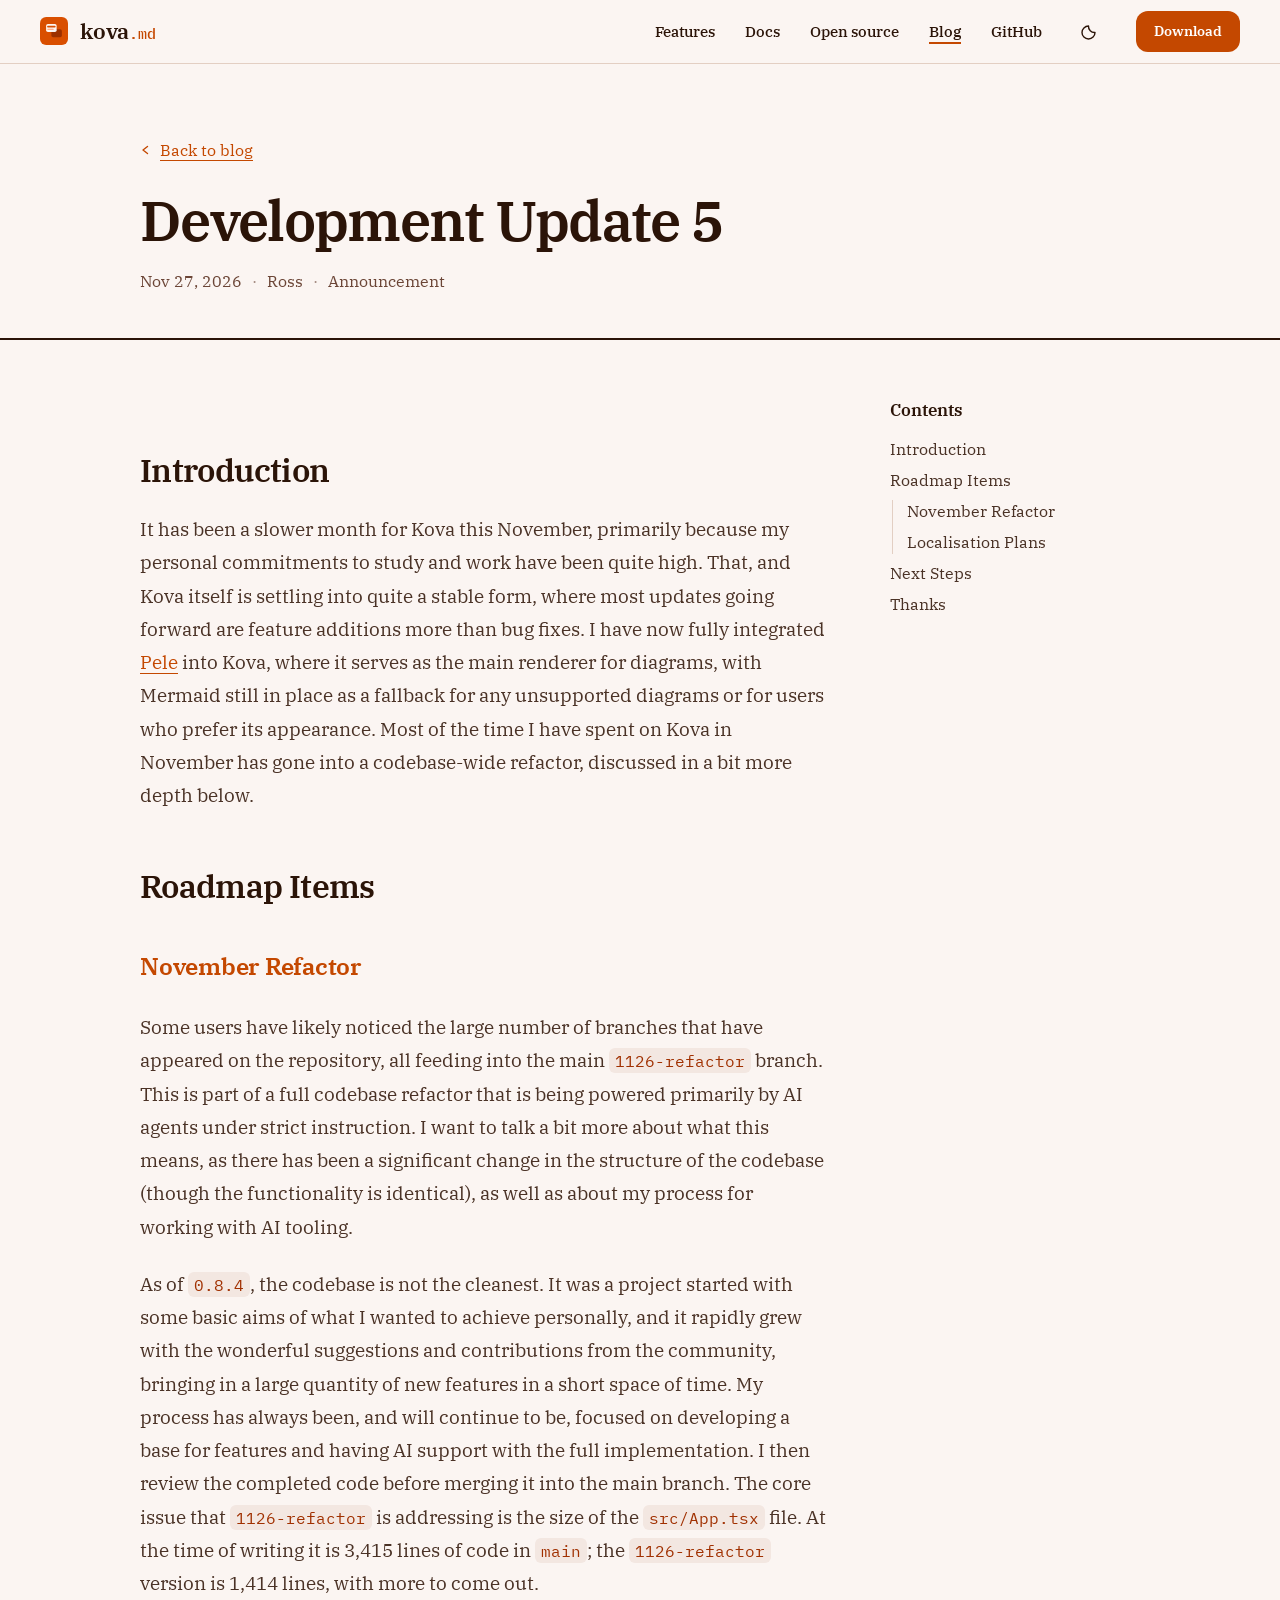
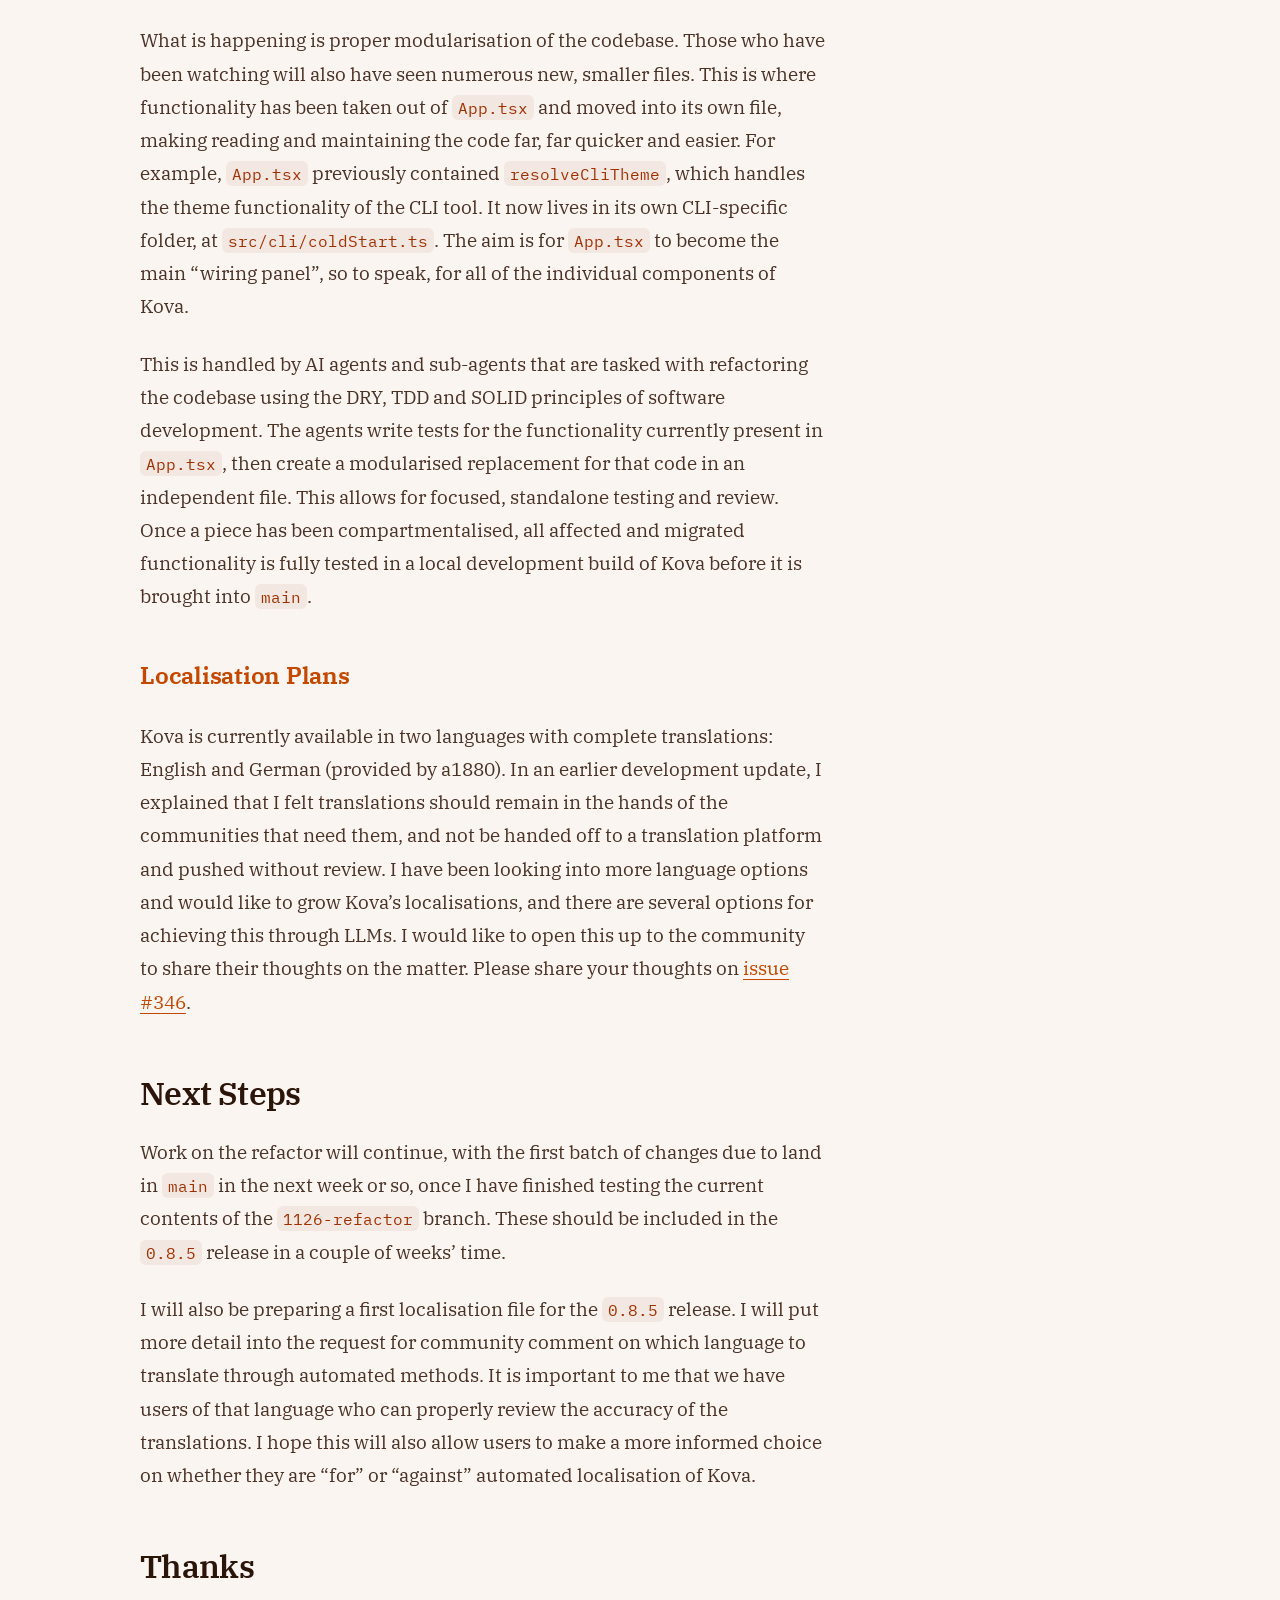
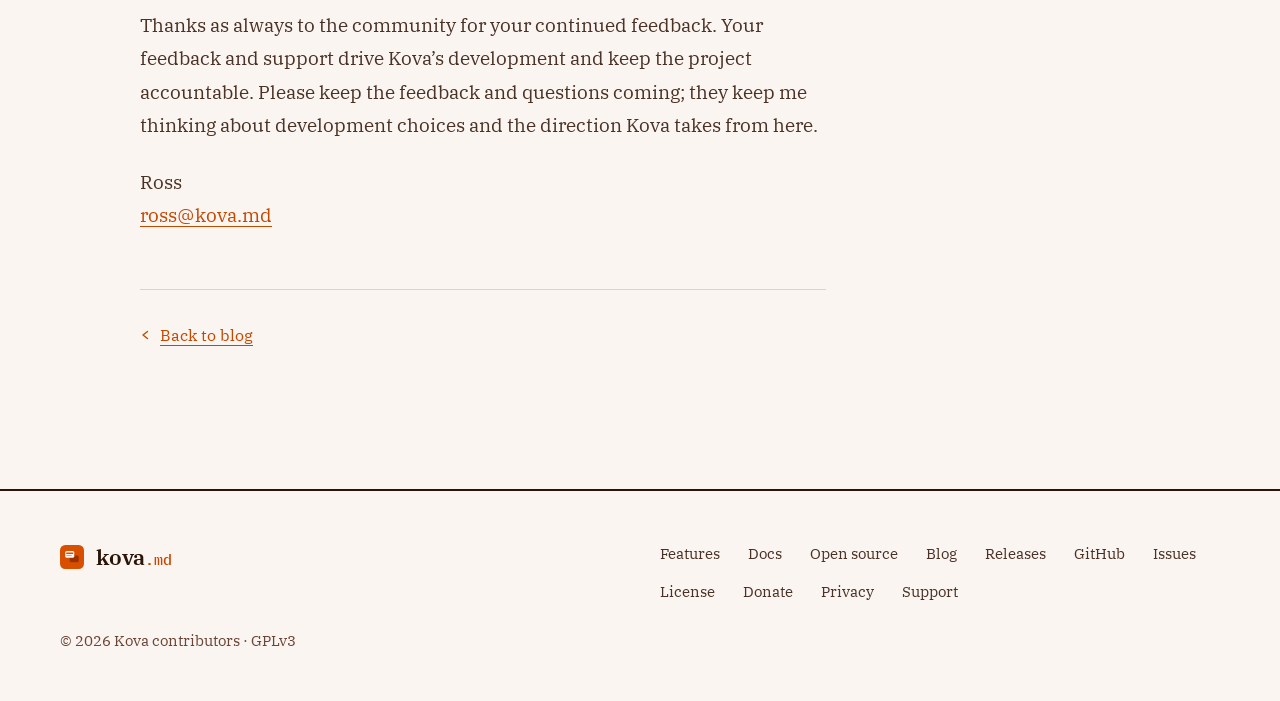
<file: blog/development-update-5.html>
<!DOCTYPE html>
<html lang="en">
<head>
  <meta charset="UTF-8">
  <meta name="viewport" content="width=device-width, initial-scale=1.0">
  <title>Development Update 5 — kova.md</title>
  <meta name="description" content="A quieter November: Pele is now Kova's default diagram renderer, a codebase-wide refactor is shrinking App.tsx from 3,415 lines to 1,414 and counting, and a request for community input on automated localisation.">
  <meta property="og:title" content="Development Update 5">
  <meta property="og:description" content="A quieter November: Pele is now Kova's default diagram renderer, a codebase-wide refactor is shrinking App.tsx from 3,415 lines to 1,414 and counting, and a request for community input on automated localisation.">
  <meta property="og:type" content="article">
  <meta property="og:url" content="https://kova.md/blog/development-update-5.html">
  <meta property="og:image" content="https://kova.md/assets/welcome-light.png">
  <link rel="canonical" href="https://kova.md/blog/development-update-5.html">
  <meta http-equiv="Content-Security-Policy" content="default-src 'self'; script-src 'self' 'sha256-0CcKsY49q+QPM5JuwYJRbLzDg1qPO/qPc+rmWY6FDQ8='; style-src 'self'; img-src 'self' data:; font-src 'self'; connect-src https://api.github.com; base-uri 'self'; form-action 'none'">
  <link rel="icon" type="image/svg+xml" href="../favicon.svg">
  <link rel="icon" type="image/png" sizes="32x32" href="../assets/favicon-32.png">
  <link rel="icon" type="image/png" sizes="128x128" href="../assets/favicon-128.png">
  <link rel="apple-touch-icon" href="../assets/apple-touch-icon.png">
  <link rel="stylesheet" href="../css/style.css?v=20261017">
  <link rel="stylesheet" href="../css/blog.css?v=20260930">
  <script>
    (function() {
      var t = localStorage.getItem('kova-theme');
      if (t === 'dark' || t === 'light') document.documentElement.setAttribute('data-theme', t);
    })();
  </script>
</head>
<body>

<!-- ═══ NAV ═══════════════════════════════════════════════ -->
<nav>
  <a class="nav-logo" href="/">
    <img src="../assets/kova-icon.svg?v=20260522" width="28" height="28" alt="">
    <span class="nav-wordmark">kova<span class="tld">.md</span></span>
  </a>
  <div class="nav-spacer"></div>
  <ul class="nav-links">
    <li><a href="../features.html">Features</a></li>
    <li><a href="https://wiki.kova.md">Docs</a></li>
    <li><a href="../open-source.html">Open source</a></li>
    <li><a href="index.html" aria-current="page">Blog</a></li>
    <li><a href="https://github.com/kovamd/kova">GitHub</a></li>
    <li>
      <button class="theme-toggle" id="theme-toggle" aria-label="Toggle colour scheme">
        <svg class="icon-sun" width="16" height="16" viewBox="0 0 16 16" fill="none" aria-hidden="true">
          <circle cx="8" cy="8" r="3.2" stroke="currentColor" stroke-width="1.4"/>
          <line x1="8" y1="1.5" x2="8" y2="3"   stroke="currentColor" stroke-width="1.4" stroke-linecap="round"/>
          <line x1="8" y1="13"  x2="8" y2="14.5" stroke="currentColor" stroke-width="1.4" stroke-linecap="round"/>
          <line x1="1.5" y1="8" x2="3"   y2="8"  stroke="currentColor" stroke-width="1.4" stroke-linecap="round"/>
          <line x1="13"  y1="8" x2="14.5" y2="8" stroke="currentColor" stroke-width="1.4" stroke-linecap="round"/>
          <line x1="3.4" y1="3.4" x2="4.5" y2="4.5"   stroke="currentColor" stroke-width="1.4" stroke-linecap="round"/>
          <line x1="11.5" y1="11.5" x2="12.6" y2="12.6" stroke="currentColor" stroke-width="1.4" stroke-linecap="round"/>
          <line x1="12.6" y1="3.4" x2="11.5" y2="4.5"   stroke="currentColor" stroke-width="1.4" stroke-linecap="round"/>
          <line x1="4.5"  y1="11.5" x2="3.4" y2="12.6"  stroke="currentColor" stroke-width="1.4" stroke-linecap="round"/>
        </svg>
        <svg class="icon-moon" width="16" height="16" viewBox="0 0 16 16" fill="none" aria-hidden="true">
          <path d="M14 8.5A6 6 0 0 1 7.5 2 6.5 6.5 0 1 0 14 8.5z" stroke="currentColor" stroke-width="1.4" stroke-linejoin="round"/>
        </svg>
      </button>
    </li>
    <li>
      <a href="https://github.com/kovamd/kova/releases" class="btn btn-primary btn-sm">
        Download
      </a>
    </li>
  </ul>
</nav>

<!-- ═══ POST HERO ══════════════════════════════════════════ -->
<section class="post-hero">
  <div class="container">
    <a href="index.html" class="post-back">
      <svg width="12" height="12" viewBox="0 0 12 12" fill="none" aria-hidden="true">
        <path d="M7.5 2.5L3 6l4.5 3.5" stroke="currentColor" stroke-width="1.4" stroke-linecap="round" stroke-linejoin="round"/>
      </svg>
      Back to blog
    </a>
    <h1>Development Update 5</h1>
    <div class="post-meta">
      <span>Nov 27, 2026</span>
      <span class="post-meta-sep">·</span>
      <span>Ross</span>
      <span class="post-meta-sep">·</span>
      <span>Announcement</span>
    </div>
  </div>
</section>

<!-- ═══ POST BODY ══════════════════════════════════════════ -->
<section class="post-body-section">
  <div class="container">
    <div class="post-layout">
    <aside class="post-toc" aria-label="Table of contents">
      <p class="post-toc-label">Contents</p>
      <ol>
        <li><a href="#introduction">Introduction</a></li>
        <li><a href="#roadmap-items">Roadmap Items</a>
          <ol>
            <li><a href="#november-refactor">November Refactor</a></li>
            <li><a href="#localisation-plans">Localisation Plans</a></li>
          </ol>
        </li>
        <li><a href="#next-steps">Next Steps</a></li>
        <li><a href="#thanks">Thanks</a></li>
      </ol>
    </aside>
    <article class="post-body">

      <h2 id="introduction">Introduction</h2>
      <p>It has been a slower month for Kova this November, primarily because my personal commitments to study and work have been quite high. That, and Kova itself is settling into quite a stable form, where most updates going forward are feature additions more than bug fixes. I have now fully integrated <a href="https://pele.run">Pele</a> into Kova, where it serves as the main renderer for diagrams, with Mermaid still in place as a fallback for any unsupported diagrams or for users who prefer its appearance. Most of the time I have spent on Kova in November has gone into a codebase-wide refactor, discussed in a bit more depth below.</p>

      <h2 id="roadmap-items">Roadmap Items</h2>

      <h3 id="november-refactor">November Refactor</h3>
      <p>Some users have likely noticed the large number of branches that have appeared on the repository, all feeding into the main <code>1126-refactor</code> branch. This is part of a full codebase refactor that is being powered primarily by AI agents under strict instruction. I want to talk a bit more about what this means, as there has been a significant change in the structure of the codebase (though the functionality is identical), as well as about my process for working with AI tooling.</p>
      <p>As of <code>0.8.4</code>, the codebase is not the cleanest. It was a project started with some basic aims of what I wanted to achieve personally, and it rapidly grew with the wonderful suggestions and contributions from the community, bringing in a large quantity of new features in a short space of time. My process has always been, and will continue to be, focused on developing a base for features and having AI support with the full implementation. I then review the completed code before merging it into the main branch. The core issue that <code>1126-refactor</code> is addressing is the size of the <code>src/App.tsx</code> file. At the time of writing it is 3,415 lines of code in <code>main</code>; the <code>1126-refactor</code> version is 1,414 lines, with more to come out.</p>
      <p>What is happening is proper modularisation of the codebase. Those who have been watching will also have seen numerous new, smaller files. This is where functionality has been taken out of <code>App.tsx</code> and moved into its own file, making reading and maintaining the code far, far quicker and easier. For example, <code>App.tsx</code> previously contained <code>resolveCliTheme</code>, which handles the theme functionality of the CLI tool. It now lives in its own CLI-specific folder, at <code>src/cli/coldStart.ts</code>. The aim is for <code>App.tsx</code> to become the main &ldquo;wiring panel&rdquo;, so to speak, for all of the individual components of Kova.</p>
      <p>This is handled by AI agents and sub-agents that are tasked with refactoring the codebase using the DRY, TDD and SOLID principles of software development. The agents write tests for the functionality currently present in <code>App.tsx</code>, then create a modularised replacement for that code in an independent file. This allows for focused, standalone testing and review. Once a piece has been compartmentalised, all affected and migrated functionality is fully tested in a local development build of Kova before it is brought into <code>main</code>.</p>

      <h3 id="localisation-plans">Localisation Plans</h3>
      <p>Kova is currently available in two languages with complete translations: English and German (provided by a1880). In an earlier development update, I explained that I felt translations should remain in the hands of the communities that need them, and not be handed off to a translation platform and pushed without review. I have been looking into more language options and would like to grow Kova&rsquo;s localisations, and there are several options for achieving this through LLMs. I would like to open this up to the community to share their thoughts on the matter. Please share your thoughts on <a href="https://github.com/kovamd/kova/issues/346">issue #346</a>.</p>

      <h2 id="next-steps">Next Steps</h2>
      <p>Work on the refactor will continue, with the first batch of changes due to land in <code>main</code> in the next week or so, once I have finished testing the current contents of the <code>1126-refactor</code> branch. These should be included in the <code>0.8.5</code> release in a couple of weeks&rsquo; time.</p>
      <p>I will also be preparing a first localisation file for the <code>0.8.5</code> release. I will put more detail into the request for community comment on which language to translate through automated methods. It is important to me that we have users of that language who can properly review the accuracy of the translations. I hope this will also allow users to make a more informed choice on whether they are &ldquo;for&rdquo; or &ldquo;against&rdquo; automated localisation of Kova.</p>

      <h2 id="thanks">Thanks</h2>
      <p>Thanks as always to the community for your continued feedback. Your feedback and support drive Kova&rsquo;s development and keep the project accountable. Please keep the feedback and questions coming; they keep me thinking about development choices and the direction Kova takes from here.</p>
      <p>Ross<br><a href="mailto:ross@kova.md">ross@kova.md</a></p>

      <div class="post-footer">
        <a href="index.html" class="post-back">
          <svg width="12" height="12" viewBox="0 0 12 12" fill="none" aria-hidden="true">
            <path d="M7.5 2.5L3 6l4.5 3.5" stroke="currentColor" stroke-width="1.4" stroke-linecap="round" stroke-linejoin="round"/>
          </svg>
          Back to blog
        </a>
      </div>
    </article>
    </div>
  </div>
</section>

<!-- ═══ FOOTER ══════════════════════════════════════════════ -->
<footer>
  <div class="footer-inner">
    <a class="nav-logo" href="/">
      <img src="../assets/kova-icon.svg?v=20260522" width="24" height="24" alt="">
      <span class="nav-wordmark">kova<span class="tld">.md</span></span>
    </a>
    <ul class="footer-links">
      <li><a href="../features.html">Features</a></li>
      <li><a href="https://wiki.kova.md">Docs</a></li>
      <li><a href="../open-source.html">Open source</a></li>
      <li><a href="index.html">Blog</a></li>
      <li><a href="https://github.com/KovaMD/Kova/releases">Releases</a></li>
      <li><a href="https://github.com/KovaMD/Kova">GitHub</a></li>
      <li><a href="https://github.com/KovaMD/Kova/issues">Issues</a></li>
      <li><a href="https://github.com/KovaMD/Kova/blob/main/LICENSE">License</a></li>
      <li><a href="https://opencollective.com/kovamd">Donate</a></li>
      <li><a href="../privacy.html">Privacy</a></li>
      <li><a href="mailto:support@kova.md">Support</a></li>
    </ul>
    <p class="footer-copy">© 2026 Kova contributors · GPLv3</p>
  </div>
</footer>

<script src="../js/main.js?v=20260930" defer></script>
<script src="../js/blog-toc.js?v=20260930" defer></script>
</body>
</html>
</file>
<file: css/style.css>
/* ═══════════════════════════════════════════════════════════
   kova.md — shared stylesheet
   Light by default; dark via html[data-theme="dark"] (toggle in js/main.js).
   CSP: external CSS only. No inline styles anywhere in the markup.
   ═══════════════════════════════════════════════════════════ */
*, *::before, *::after { box-sizing: border-box; margin: 0; padding: 0; }
img { display: block; max-width: 100%; height: auto; }

/* ─── Fonts (self-hosted, SIL OFL — see assets/fonts/IBM-Plex-OFL.txt) ─── */
@font-face {
  font-family: 'IBM Plex Serif';
  src: url('../assets/fonts/ibm-plex-serif-400.woff2') format('woff2');
  font-weight: 400; font-style: normal; font-display: swap;
}
@font-face {
  font-family: 'IBM Plex Serif';
  src: url('../assets/fonts/ibm-plex-serif-400-italic.woff2') format('woff2');
  font-weight: 400; font-style: italic; font-display: swap;
}
@font-face {
  font-family: 'IBM Plex Serif';
  src: url('../assets/fonts/ibm-plex-serif-500.woff2') format('woff2');
  font-weight: 500; font-style: normal; font-display: swap;
}
@font-face {
  font-family: 'IBM Plex Serif';
  src: url('../assets/fonts/ibm-plex-serif-600.woff2') format('woff2');
  font-weight: 600; font-style: normal; font-display: swap;
}
@font-face {
  font-family: 'IBM Plex Mono';
  src: url('../assets/fonts/ibm-plex-mono-400.woff2') format('woff2');
  font-weight: 400; font-style: normal; font-display: swap;
}
@font-face {
  font-family: 'IBM Plex Mono';
  src: url('../assets/fonts/ibm-plex-mono-500.woff2') format('woff2');
  font-weight: 500; font-style: normal; font-display: swap;
}

/* ─── Design tokens — light (default) ────────────────────── */
:root {
  /* Brand */
  --orange:        #D95000;   /* icon orange: logo and large fills only */
  --orange-dark:   #A03000;   /* icon burnt rectangle */

  /* Accent used for text and controls (passes 4.5:1 on the page ground) */
  --accent:        #C44800;
  --accent-hover:  #A03000;
  --btn-bg:        #C44800;
  --btn-bg-hover:  #A03000;

  /* Legacy names still used by features.css / open-source.css / blog.css */
  --orange-bright: var(--accent);
  --orange-warm:   #A03000;

  /* Surfaces */
  --bg:            #FBF5F2;
  --bg-alt:        #F3E7E1;
  --surface:       #F0D9CD;
  --card-bg:       #FFFFFF;
  --card-border:   #E3CFC3;
  --feat-hover:    #F7EDE7;
  --nav-bg:        #FBF5F2;

  /* Text */
  --text:          #2B1408;
  --text-muted:    #4A3226;
  --text-dim:      #6B4536;

  /* Editor / code panels (neutral charcoal, never orange) */
  --panel:         #2E2621;
  --panel-bar:     #3A312B;
  --panel-text:    #FFF7F2;
  --panel-dim:     #B8AAA0;
  --mark:          #FFC4A8;

  /* Font stacks */
  --font-ui:   'IBM Plex Serif', Georgia, 'Times New Roman', serif;
  --font-mono: 'IBM Plex Mono', ui-monospace, SFMono-Regular, 'Cascadia Code', monospace;
}

/* ─── Dark theme (opt-in through the toggle) ─────────────── */
html[data-theme="dark"] {
  --accent:        #FF9A66;
  --accent-hover:  #FFC4A8;
  --btn-bg:        #C44800;
  --btn-bg-hover:  #D95000;
  --orange-warm:   #FFB58F;

  --bg:            #1C1511;
  --bg-alt:        #251C17;
  --surface:       #33271F;
  --card-bg:       #2A2019;
  --card-border:   #45352B;
  --feat-hover:    #33271F;
  --nav-bg:        #1C1511;

  --text:          #FBF5F2;
  --text-muted:    #D8C7BD;
  --text-dim:      #B39F93;

  --panel:         #120E0B;
  --panel-bar:     #2A2019;
  --panel-text:    #FFF7F2;
  --panel-dim:     #A79A90;
}

html { scroll-behavior: smooth; }

body {
  font-family: var(--font-ui);
  font-size: 17px;
  background: var(--bg);
  color: var(--text);
  line-height: 1.65;
  -webkit-font-smoothing: antialiased;
}

a:focus-visible,
button:focus-visible,
.syn-radio:focus-visible + label {
  outline: 3px solid var(--text);
  outline-offset: 3px;
}

/* ─── Nav ─────────────────────────────────────────────── */
nav {
  position: fixed;
  top: 0; left: 0; right: 0;
  z-index: 100;
  height: 64px;
  display: flex;
  align-items: center;
  padding: 0 40px;
  background: var(--nav-bg);
  border-bottom: 1px solid var(--card-border);
}
nav.scrolled { border-bottom-color: var(--text-dim); }
.nav-logo {
  display: flex;
  align-items: center;
  gap: 12px;
  text-decoration: none;
  flex-shrink: 0;
}
.nav-wordmark {
  font-size: 22px;
  font-weight: 600;
  letter-spacing: -0.01em;
  color: var(--text);
}
.nav-wordmark .tld {
  font-family: var(--font-mono);
  font-size: 15px;
  font-weight: 500;
  color: var(--accent);
  letter-spacing: 0;
}
.nav-spacer { flex: 1; }
.nav-links {
  display: flex;
  align-items: center;
  gap: 30px;
  list-style: none;
}
.nav-links a:not(.btn) {
  font-size: 15px;
  font-weight: 500;
  color: var(--text);
  text-decoration: none;
}
.nav-links a:not(.btn):hover { color: var(--accent); text-decoration: underline; text-underline-offset: 5px; text-decoration-thickness: 2px; }
.nav-links a[aria-current="page"]:not(.btn) { text-decoration: underline; text-underline-offset: 5px; text-decoration-thickness: 2px; text-decoration-color: var(--accent); }

/* ─── Theme toggle ────────────────────────────────────── */
.theme-toggle {
  background: none;
  border: none;
  cursor: pointer;
  color: var(--text);
  width: 34px;
  height: 34px;
  display: flex;
  align-items: center;
  justify-content: center;
  border-radius: 8px;
  padding: 0;
  flex-shrink: 0;
}
.theme-toggle:hover { background: var(--surface); }
/* Light is the default: show the moon (click = go dark). In dark: show the sun. */
.theme-toggle .icon-sun  { display: none;  }
.theme-toggle .icon-moon { display: block; }
html[data-theme="dark"] .theme-toggle .icon-sun  { display: block; }
html[data-theme="dark"] .theme-toggle .icon-moon { display: none;  }

/* ─── Buttons ─────────────────────────────────────────── */
.btn {
  display: inline-flex;
  align-items: center;
  gap: 8px;
  padding: 10px 20px;
  border-radius: 12px;
  font-family: var(--font-ui);
  font-size: 15px;
  font-weight: 600;
  text-decoration: none;
  cursor: pointer;
  border: 2px solid transparent;
  white-space: nowrap;
}
.btn-primary { background: var(--btn-bg); color: #fff; }
.btn-primary:hover { background: var(--btn-bg-hover); }
.btn-secondary { background: transparent; color: var(--text); border-color: var(--text); }
.btn-secondary:hover { background: var(--text); color: var(--bg); }
.btn-lg { padding: 14px 26px; font-size: 17px; }
.btn-sm { padding: 7px 16px; font-size: 14px; }

/* ─── Hero ────────────────────────────────────────────── */
.hero {
  padding: 144px 40px 96px;
}
.hero-inner.container { max-width: 1320px; }
.hero-inner {
  display: flex;
  align-items: center;
  gap: 72px;
}
.hero-content { flex: 0 1 500px; }
.hero h1 {
  font-size: clamp(42px, 5vw, 72px);
  font-weight: 600;
  line-height: 1.03;
  letter-spacing: -0.03em;
  margin-bottom: 24px;
}
.hero-sub {
  font-size: 20px;
  color: var(--text-muted);
  max-width: 480px;
  margin-bottom: 36px;
  line-height: 1.6;
}
.hero-cta {
  display: flex;
  gap: 12px;
  flex-wrap: wrap;
  margin-bottom: 24px;
}
.hero-os-links {
  display: flex;
  align-items: center;
  gap: 10px;
  font-size: 15px;
}
.os-link {
  display: inline-flex;
  align-items: center;
  gap: 6px;
  color: var(--text-muted);
  text-decoration: underline;
  text-underline-offset: 4px;
  text-decoration-thickness: 1px;
}
.os-link:hover { color: var(--accent); }
.os-sep { color: var(--text-dim); }

/* The overlap of a light card on a darker rectangle echoes the icon */
.hero-visual {
  flex: 1 1 540px;
  min-width: 0;
  position: relative;
  padding: 0 0 48px 48px;
}
.hero-visual::before {
  content: "";
  position: absolute;
  left: 0; bottom: 0;
  width: 72%; height: 72%;
  background: var(--surface);
  border-radius: 28px;
}
.hero-screenshot {
  position: relative;
  border-radius: 20px;
  overflow: hidden;
  border: 1px solid var(--card-border);
  background: var(--card-bg);
}
.hero-screenshot img { width: 100%; cursor: zoom-in; }

/* Light/dark screenshot variants */
.screenshot-dark  { display: none;  }
.screenshot-light { display: block; }
html[data-theme="dark"] .screenshot-dark  { display: block; }
html[data-theme="dark"] .screenshot-light { display: none;  }

/* ─── Editor colour classes (used inside .fce-body and .syn-code) ─── */
.c-h1   { color: #FFB58F; font-weight: 500; }
.c-h2   { color: #FF9A66; font-weight: 500; }
.c-h3   { color: #F2A98C; font-weight: 500; }
.c-text { color: #E5D8CF; }
.c-sep  { color: #A79A90; }
.c-col  { color: #FF9A66; font-weight: 500; }
.c-note { color: #B8AAA0; font-style: italic; }
.c-code { color: #A9C99A; }
.c-kw   { color: #FFB58F; }

/* ─── Section chrome ──────────────────────────────────── */
.container { max-width: 1160px; margin: 0 auto; }
section { padding: 96px 40px; }
.s-heading {
  font-size: clamp(30px, 3.6vw, 46px);
  font-weight: 600;
  letter-spacing: -0.02em;
  line-height: 1.1;
  margin-bottom: 40px;
}
.s-sub {
  font-size: 19px;
  color: var(--text-muted);
  max-width: 560px;
  line-height: 1.65;
}
.s-sub-spaced { margin-bottom: 48px; }
.mt-24 { margin-top: 24px; }

/* ─── Syntax tabs (CSS only, no JavaScript) ───────────── */
.syn-section { background: var(--bg-alt); }
.syn-radio {
  position: absolute;
  opacity: 0;
  pointer-events: none;
}
.syn-layout {
  display: grid;
  grid-template-columns: 300px 1fr;
  gap: 56px;
  align-items: start;
}
.syn-tabs { display: flex; flex-direction: column; gap: 8px; }
.syn-tab {
  display: flex;
  align-items: center;
  justify-content: space-between;
  gap: 12px;
  padding: 14px 18px;
  border-radius: 12px;
  cursor: pointer;
  font-size: 17px;
  font-weight: 600;
  color: var(--text);
}
.syn-tab:hover { background: var(--surface); }
.syn-tab code {
  font-family: var(--font-mono);
  font-size: 14px;
  font-weight: 500;
}
.syn-panel { display: none; }
.syn-lead {
  font-size: 26px;
  font-weight: 600;
  line-height: 1.3;
  letter-spacing: -0.015em;
  max-width: 760px;
  margin-bottom: 28px;
}
.syn-pair {
  display: grid;
  grid-template-columns: repeat(2, minmax(0, 1fr));
  gap: 24px;
  align-items: start;
}
.syn-code {
  min-height: 260px;
  padding: 24px;
  background: var(--panel);
  color: var(--panel-text);
  border-radius: 20px;
  font-family: var(--font-mono);
  font-size: 14px;
  line-height: 1.75;
  overflow-x: auto;
}
.syn-line { display: block; white-space: pre; min-height: 1.75em; }
.syn-line .mk { background: var(--mark); color: #2B1408; padding: 0 4px; border-radius: 3px; }
.syn-hl { color: var(--mark); }
.syn-slide {
  min-height: 260px;
  display: flex;
  flex-direction: column;
  padding: 28px;
  background: #FFFFFF;
  color: #2B1408;
  border-radius: 20px;
}
.syn-slide-title {
  font-size: 30px;
  font-weight: 600;
  line-height: 1.1;
  letter-spacing: -0.02em;
  color: #C44800;
}
.syn-slide-title-only { margin: auto 0; font-size: 38px; }
.syn-slide ul { margin: 16px 0 0; padding-left: 22px; font-size: 19px; line-height: 1.5; }
.syn-slide-cite { margin-top: auto; align-self: flex-end; font-size: 14px; color: #6B4536; padding-top: 16px; }
.syn-notes {
  margin-top: 8px;
  padding: 10px 16px;
  background: var(--surface);
  border-radius: 12px;
  font-size: 15px;
  color: var(--text);
}
.syn-notes strong { font-weight: 600; margin-right: 8px; }

#syn1:checked ~ .syn-layout label[for="syn1"],
#syn2:checked ~ .syn-layout label[for="syn2"],
#syn3:checked ~ .syn-layout label[for="syn3"],
#syn4:checked ~ .syn-layout label[for="syn4"] {
  background: var(--btn-bg);
  color: #fff;
}
#syn1:checked ~ .syn-layout .syn-panel-1,
#syn2:checked ~ .syn-layout .syn-panel-2,
#syn3:checked ~ .syn-layout .syn-panel-3,
#syn4:checked ~ .syn-layout .syn-panel-4 { display: block; }
#syn1:focus-visible ~ .syn-layout label[for="syn1"],
#syn2:focus-visible ~ .syn-layout label[for="syn2"],
#syn3:focus-visible ~ .syn-layout label[for="syn3"],
#syn4:focus-visible ~ .syn-layout label[for="syn4"] {
  outline: 3px solid var(--text);
  outline-offset: 3px;
}

/* ─── Feature list (plain, no icon cards) ─────────────── */
.feat-grid {
  display: grid;
  grid-template-columns: repeat(2, minmax(0, 1fr));
  gap: 40px 72px;
  margin-top: 48px;
}
.feat-card {
  padding-top: 20px;
  border-top: 2px solid var(--text);
}
.feat-icon { display: none; }
.feat-card h3 { font-size: 22px; font-weight: 600; letter-spacing: -0.01em; margin-bottom: 8px; }
.feat-card p  { font-size: 17px; color: var(--text-muted); line-height: 1.65; max-width: 520px; }
.feat-card code {
  font-family: var(--font-mono);
  font-size: 0.85em;
  color: var(--orange-warm);
  background: var(--bg-alt);
  padding: 1px 6px;
  border-radius: 6px;
}
.feat-card-cta { display: flex; flex-direction: column; }
.feat-more-link {
  display: inline-block;
  margin-top: 14px;
  font-weight: 600;
  color: var(--accent);
  text-underline-offset: 4px;
  text-decoration-thickness: 2px;
}
.feat-more-link:hover { color: var(--text); }

/* ─── Screenshot showcase ────────────────────────────── */
.showcase-split {
  display: grid;
  grid-template-columns: 1fr 1fr;
  gap: 24px;
  margin-top: 48px;
  align-items: start;
}
.showcase-triple { grid-template-columns: repeat(3, 1fr); }
.showcase-shot {
  border-radius: 16px;
  overflow: hidden;
  border: 1px solid var(--card-border);
  background: var(--card-bg);
}
.showcase-shot img { width: 100%; cursor: zoom-in; }

/* Themes / customise section */
.present-heading { font-size: clamp(28px, 3.3vw, 42px); }
.theme-showcase { display: flex; flex-direction: column; gap: 16px; }
.theme-slides   { display: grid; grid-template-columns: 1fr 1fr; gap: 16px; }
.inspector-panels { display: grid; grid-template-columns: repeat(3, 1fr); gap: 12px; align-items: start; }
.inspector-panels .showcase-shot img { width: auto; max-width: 100%; }
.present-section .container {
  display: grid;
  grid-template-columns: 1fr 1fr;
  gap: 80px;
  align-items: start;
}
.checklist { list-style: none; display: flex; flex-direction: column; gap: 12px; margin-top: 24px; }
.checklist a { color: var(--accent); }
.checklist li {
  display: flex;
  align-items: flex-start;
  gap: 12px;
  font-size: 17px;
  color: var(--text-muted);
  line-height: 1.55;
}
.checklist li::before { content: '–'; color: var(--accent); font-weight: 600; }
.check-dot { display: none; }

/* Section rhythm: plain / tinted alternate down the page */
.present-section { background: var(--bg-alt); }

/* ─── Audiences ───────────────────────────────────────── */
.audiences-section { background: var(--bg-alt); }
.audiences-section .s-heading { margin-bottom: 0; }
.audience-grid {
  display: grid;
  grid-template-columns: repeat(4, 1fr);
  gap: 40px;
  margin-top: 48px;
}
.audience-card { padding-top: 20px; border-top: 2px solid var(--text); }
.audience-label { font-size: 21px; font-weight: 600; letter-spacing: -0.01em; margin-bottom: 10px; }
.audience-card p { font-size: 16.5px; color: var(--text-muted); line-height: 1.65; }

/* ─── Download ────────────────────────────────────────── */
.cta-section { background: var(--bg); }
.cta-section h2 + p { font-size: 19px; color: var(--text-muted); max-width: 560px; margin: -16px 0 40px; }
.dl-list { border-top: 2px solid var(--text); border-bottom: 2px solid var(--text); }
.dl-row {
  display: grid;
  grid-template-columns: 220px 1fr auto;
  gap: 0 40px;
  align-items: center;
  padding: 28px 0;
}
.dl-row + .dl-row { border-top: 1px solid var(--card-border); }
.dl-row h3 { font-size: 30px; font-weight: 600; letter-spacing: -0.02em; }
.dl-row p { font-size: 17px; color: var(--text-muted); line-height: 1.55; }
.btn-os {
  background: transparent;
  color: var(--text);
  border-color: var(--text);
  padding: 12px 22px;
  min-width: 200px;
  justify-content: center;
}
.btn-os:hover { background: var(--text); color: var(--bg); }
.other-platforms { margin-top: 24px; font-size: 16px; }
.other-platforms a { color: var(--accent); text-underline-offset: 4px; }
.other-platforms a:hover { color: var(--text); }
.platform-line { margin-top: 12px; font-size: 15px; color: var(--text-dim); }
.alpha-note { font-size: 15px; color: var(--text-dim); margin-bottom: 32px; }
.alpha-note a { color: var(--text-dim); text-decoration: underline; }
.alpha-note a:hover { color: var(--accent); }

/* ─── Support ─────────────────────────────────────────── */
.support-section { background: var(--bg-alt); }
.support-grid {
  display: grid;
  grid-template-columns: 1.1fr 1fr;
  gap: 80px;
  align-items: start;
}
.support-grid .s-heading { margin-bottom: 20px; }
.support-blocks { display: flex; flex-direction: column; gap: 40px; }
.support-blocks h3 { font-size: 22px; font-weight: 600; letter-spacing: -0.01em; color: var(--accent); margin-bottom: 8px; }
.support-blocks p { font-size: 17px; color: var(--text-muted); margin-bottom: 16px; }

/* ─── Footer ──────────────────────────────────────────── */
footer {
  border-top: 2px solid var(--text);
  padding: 48px 40px;
}
.footer-inner {
  max-width: 1160px;
  margin: 0 auto;
  display: flex;
  align-items: flex-start;
  justify-content: space-between;
  flex-wrap: wrap;
  gap: 24px;
}
.footer-links { display: flex; flex-wrap: wrap; gap: 10px 28px; list-style: none; max-width: 560px; }
.footer-links a { font-size: 15px; color: var(--text-muted); text-decoration: none; }
.footer-links a:hover { color: var(--accent); text-decoration: underline; text-underline-offset: 4px; }
.footer-copy { font-size: 15px; color: var(--text-dim); width: 100%; }

/* ─── Lightbox (image preview) ────────────────────────── */
.lightbox {
  position: fixed;
  inset: 0;
  z-index: 1000;
  background: rgba(20,12,8,0.9);
  display: flex;
  align-items: center;
  justify-content: center;
  padding: 32px;
  opacity: 0;
  pointer-events: none;
  cursor: zoom-out;
}
.lightbox.is-open { opacity: 1; pointer-events: auto; }
.lightbox img {
  max-width: 100%;
  max-height: 100%;
  object-fit: contain;
  border-radius: 12px;
  cursor: default;
}
.lightbox-nav,
.lightbox-close {
  position: absolute;
  background: rgba(255,255,255,0.12);
  border: 1px solid rgba(255,255,255,0.25);
  color: #fff;
  border-radius: 50%;
  line-height: 1;
  display: flex;
  align-items: center;
  justify-content: center;
  cursor: pointer;
}
.lightbox-nav { top: 50%; transform: translateY(-50%); width: 48px; height: 48px; font-size: 28px; flex-shrink: 0; }
.lightbox-prev { left: 20px; }
.lightbox-next { right: 20px; }
.lightbox-close { top: 16px; right: 20px; width: 38px; height: 38px; font-size: 22px; }
.lightbox-nav:hover, .lightbox-close:hover { background: rgba(255,255,255,0.25); }
.lightbox-counter {
  position: absolute;
  bottom: 18px;
  left: 50%;
  transform: translateX(-50%);
  color: rgba(255,255,255,0.7);
  font-size: 14px;
  pointer-events: none;
}

/* ─── Small helpers ───────────────────────────────────── */
code, kbd { font-family: var(--font-mono); }

@media (prefers-reduced-motion: reduce) {
  html { scroll-behavior: auto; }
}

/* ─── Responsive ──────────────────────────────────────── */
@media (max-width: 900px) {
  nav { padding: 0 20px; }
  .nav-links li:not(:last-child) { display: none; }
  .nav-links li:nth-last-child(2) { display: block; } /* keep the theme toggle */
  .hero { padding: 112px 20px 72px; }
  .hero-inner { flex-direction: column; align-items: flex-start; gap: 48px; }
  .hero-content { flex-basis: auto; }
  .hero-visual { flex-basis: auto; width: 100%; padding: 0 0 32px 32px; }
  section { padding: 72px 20px; }
  .syn-layout { grid-template-columns: 1fr; gap: 28px; }
  .syn-tabs { flex-direction: row; flex-wrap: wrap; }
  .syn-pair { grid-template-columns: 1fr; }
  .feat-grid { grid-template-columns: 1fr; gap: 32px; }
  .showcase-split, .showcase-triple { grid-template-columns: 1fr; }
  .present-section .container { grid-template-columns: 1fr; gap: 40px; }
  .audience-grid { grid-template-columns: 1fr 1fr; gap: 32px; }
  .dl-row { grid-template-columns: 1fr; gap: 12px; }
  .btn-os { justify-self: start; }
  .support-grid { grid-template-columns: 1fr; gap: 40px; }
  footer { padding: 40px 20px; }
}
@media (max-width: 500px) {
  .audience-grid { grid-template-columns: 1fr; }
  .theme-slides { grid-template-columns: 1fr; }
}
</file>
<file: css/blog.css>
/* ─── Page hero ───────────────────────────────────────── */
.blog-page-hero {
  padding: 136px 40px 56px;
  border-bottom: 2px solid var(--text);
}
.blog-hero-heading {
  font-size: clamp(36px, 5vw, 60px);
  font-weight: 600;
  letter-spacing: -0.03em;
  line-height: 1.05;
  margin-bottom: 20px;
  max-width: 760px;
}
.blog-hero-sub {
  font-size: 20px;
  color: var(--text-muted);
  line-height: 1.6;
  max-width: 640px;
}

/* ─── Post list ───────────────────────────────────────── */
.blog-section { padding: 48px 40px 96px; }
.post-list { display: flex; flex-direction: column; }
.post-card {
  display: grid;
  grid-template-columns: 170px 1fr;
  gap: 32px;
  padding: 36px 0;
  text-decoration: none;
  color: inherit;
  border-bottom: 1px solid var(--card-border);
}
.post-card:first-child { padding-top: 12px; }
.post-card:hover h2 { color: var(--accent); text-decoration: underline; text-underline-offset: 6px; text-decoration-thickness: 2px; }
.post-date {
  font-size: 16px;
  color: var(--text-dim);
  padding-top: 8px;
}
.post-card h2 {
  font-size: 32px;
  font-weight: 600;
  line-height: 1.15;
  letter-spacing: -0.02em;
  margin-bottom: 12px;
}
.post-excerpt {
  font-size: 18px;
  color: var(--text-muted);
  line-height: 1.65;
  max-width: 680px;
  margin-bottom: 14px;
}
.post-tags { display: flex; gap: 12px; flex-wrap: wrap; }
.post-tag {
  font-size: 15px;
  font-style: italic;
  color: var(--accent);
}

/* ─── Table of contents ───────────────────────────────── */
.post-toc-label {
  font-size: 17px;
  font-weight: 600;
  color: var(--text);
  margin-bottom: 14px;
}
.post-toc ol {
  list-style: none;
  padding-left: 0;
  margin: 0;
  display: flex;
  flex-direction: column;
  gap: 8px;
}
.post-toc ol ol {
  margin: 8px 0 0 2px;
  padding-left: 14px;
  border-left: 1px solid var(--card-border);
}
.post-toc li { line-height: 1.35; margin-top: 0; }
.post-toc a {
  font-size: 16px;
  color: var(--text-muted);
  text-decoration: none;
  border-left: 3px solid transparent;
  padding-left: 9px;
  margin-left: -12px;
}
.post-toc a:hover { color: var(--text); }
.post-toc a.active {
  color: var(--accent);
  border-left-color: var(--accent);
  font-weight: 600;
}

/* ─── Article ─────────────────────────────────────────── */
.post-hero {
  padding: 136px 40px 44px;
  border-bottom: 2px solid var(--text);
}
.post-hero .container { max-width: 1000px; }
.post-back {
  display: inline-flex;
  align-items: center;
  gap: 8px;
  font-size: 16px;
  color: var(--accent);
  text-underline-offset: 4px;
  margin-bottom: 28px;
}
.post-back:hover { color: var(--text); }
.post-hero h1 {
  font-size: clamp(34px, 4.6vw, 56px);
  font-weight: 600;
  letter-spacing: -0.03em;
  line-height: 1.05;
  margin-bottom: 18px;
}
.post-meta {
  display: flex;
  align-items: center;
  gap: 10px;
  font-size: 16px;
  color: var(--text-dim);
}
.post-meta-sep { opacity: 0.6; }

.post-body-section { padding: 56px 40px 112px; }
.post-body-section .container { max-width: 1000px; }
.post-layout {
  display: grid;
  grid-template-columns: 1fr 250px;
  grid-template-areas: "content toc";
  gap: 64px;
  align-items: start;
}
.post-toc {
  grid-area: toc;
  position: sticky;
  top: 88px;
  max-height: calc(100vh - 116px);
  overflow-y: auto;
}
.post-body {
  grid-area: content;
  min-width: 0;
  font-size: 19px;
  line-height: 1.75;
  color: var(--text);
}
.post-body > * + * { margin-top: 24px; }
.post-body p { color: var(--text-muted); }
.post-body h2 {
  font-size: 32px;
  font-weight: 600;
  line-height: 1.15;
  letter-spacing: -0.02em;
  margin-top: 56px;
  color: var(--text);
  scroll-margin-top: 84px;
}
.post-body h3 {
  font-size: 24px;
  font-weight: 600;
  letter-spacing: -0.01em;
  margin-top: 40px;
  color: var(--accent);
  scroll-margin-top: 84px;
}
.post-body h4 {
  font-size: 19px;
  font-weight: 600;
  margin-top: 28px;
  color: var(--text);
  scroll-margin-top: 84px;
}
.post-body ul, .post-body ol {
  color: var(--text-muted);
  padding-left: 24px;
  line-height: 1.7;
}
.post-body li + li { margin-top: 6px; }
.post-body a { color: var(--accent); text-decoration: underline; text-underline-offset: 4px; }
.post-body a:hover { color: var(--text); }
.post-body strong { color: var(--text); font-weight: 600; }
.post-body code {
  font-family: var(--font-mono);
  font-size: 0.85em;
  color: var(--orange-warm);
  background: var(--bg-alt);
  padding: 2px 6px;
  border-radius: 6px;
}
.post-body pre {
  background: var(--panel);
  border-radius: 20px;
  padding: 20px 24px;
  overflow-x: auto;
}
.post-body pre code {
  background: none;
  padding: 0;
  color: var(--panel-text);
  font-size: 15px;
  line-height: 1.7;
}
.post-body blockquote {
  border-left: 3px solid var(--accent);
  padding-left: 20px;
  color: var(--text-muted);
  font-style: italic;
}
.post-body img {
  border-radius: 16px;
  border: 1px solid var(--card-border);
}
.post-footer {
  max-width: 720px;
  margin: 56px auto 0;
  padding-top: 28px;
  border-top: 1px solid var(--card-border);
}

/* ─── Responsive ───────────────────────────────────────── */
@media (max-width: 980px) {
  .post-hero .container,
  .post-body-section .container { max-width: 740px; }
  .post-layout {
    grid-template-columns: 1fr;
    grid-template-areas:
      "toc"
      "content";
    gap: 0;
  }
  .post-toc {
    position: static;
    max-height: none;
    overflow-y: visible;
    margin-bottom: 28px;
  }
}
@media (max-width: 820px) {
  .blog-page-hero, .post-hero { padding: 108px 20px 40px; }
  .blog-section { padding: 32px 20px 64px; }
  .post-body-section { padding: 40px 20px 80px; }
  .post-card { grid-template-columns: 1fr; gap: 8px; }
  .post-date { padding-top: 0; }
  .post-card h2 { font-size: 27px; }
}
</file>
<file: css/features.css>
/* ─── Page hero ───────────────────────────────────────── */
.page-hero {
  padding: 136px 40px 72px;
  border-bottom: 2px solid var(--text);
}
.page-hero-heading {
  font-size: clamp(36px, 5vw, 60px);
  font-weight: 600;
  letter-spacing: -0.03em;
  line-height: 1.05;
  margin-bottom: 16px;
  max-width: 760px;
}
.page-hero-sub {
  font-size: 20px;
  color: var(--text-muted);
  line-height: 1.6;
  max-width: 640px;
}

/* ─── Feature sections ────────────────────────────────── */
.feat-section { padding: 80px 40px; }
.feat-section-flagship { padding-top: 96px; }
.feat-section-alt { background: var(--bg-alt); }

.feat-detail {
  display: grid;
  grid-template-columns: 1fr 1fr;
  gap: 80px;
  align-items: center;
}
.feat-detail-reverse { direction: rtl; }
.feat-detail-reverse > * { direction: ltr; }

.feat-detail-text .s-heading { margin-bottom: 16px; }
.feat-detail-body {
  font-size: 18px;
  color: var(--text-muted);
  line-height: 1.7;
  margin-bottom: 20px;
}
.feat-detail-body a { color: var(--accent); text-underline-offset: 4px; }
.feat-detail-body a:hover { color: var(--text); }

.feat-detail-body code,
.feat-detail-text code {
  font-family: var(--font-mono);
  font-size: 0.85em;
  color: var(--orange-warm);
  background: var(--bg-alt);
  padding: 1px 6px;
  border-radius: 6px;
}
.feat-section-alt .feat-detail-body code,
.feat-section-alt .feat-detail-text code { background: var(--surface); }

.feat-list {
  list-style: none;
  display: flex;
  flex-direction: column;
  gap: 10px;
  padding: 0;
}
.feat-list li {
  font-size: 17px;
  color: var(--text-muted);
  padding-left: 20px;
  position: relative;
  line-height: 1.55;
}
.feat-list li::before {
  content: '–';
  position: absolute;
  left: 0;
  color: var(--accent);
  font-weight: 600;
}

/* ─── Text-only sections (no visual column) ──────────── */
.feat-text-only { max-width: 680px; }
.feat-text-only .s-heading { margin-bottom: 16px; }
.feat-text-only .feat-detail-body { margin-bottom: 20px; }

/* ─── Placeholder visual ──────────────────────────────── */
.feat-detail-visual-placeholder { display: flex; align-items: center; }
.feat-placeholder {
  width: 100%;
  border: 1px dashed var(--text-dim);
  border-radius: 20px;
  padding: 48px 32px;
  text-align: center;
  display: flex;
  flex-direction: column;
  align-items: center;
  gap: 16px;
}
.feat-placeholder svg { color: var(--text-dim); }
.feat-placeholder p { font-size: 15px; color: var(--text-dim); line-height: 1.5; max-width: 220px; }

/* ─── Export graphic ─────────────────────────────────── */
.feat-graphic-card {
  width: 100%;
  border-radius: 20px;
  background: var(--card-bg);
  border: 1px solid var(--card-border);
  padding: 40px 32px;
  display: flex;
  align-items: center;
  justify-content: center;
}
.feat-graphic-card svg { width: 100%; max-width: 340px; overflow: visible; }

/* ─── Code examples (charcoal panels) ────────────────── */
.feat-code-example {
  border-radius: 20px;
  overflow: hidden;
  background: var(--panel);
}
.fce-bar {
  background: var(--panel-bar);
  padding: 10px 20px;
}
.fce-label {
  font-size: 13px;
  color: var(--panel-dim);
  font-family: var(--font-mono);
}
.fce-body {
  padding: 20px 24px;
  font-family: var(--font-mono);
  font-size: 14px;
  line-height: 1.8;
}
.fce-body pre { margin: 0; }
.fce-body code { font-family: inherit; font-size: inherit; color: #E5D8CF; }

/* ─── Inline feature grid ─────────────────────────────── */
.inline-feat-grid {
  display: grid;
  grid-template-columns: repeat(3, 1fr);
  gap: 40px;
}
.inline-feat-grid-2 {
  display: grid;
  grid-template-columns: repeat(2, 1fr);
  gap: 40px;
}
.inline-feat { padding-top: 20px; border-top: 2px solid var(--text); }
.inline-feat h3,
.inline-feat-heading { font-size: 22px; font-weight: 600; letter-spacing: -0.01em; margin-bottom: 10px; }
.inline-feat p { font-size: 17px; color: var(--text-muted); line-height: 1.65; }
.inline-feat p a { color: var(--accent); text-underline-offset: 4px; }
.inline-feat p a:hover { color: var(--text); }
.inline-feat code {
  font-family: var(--font-mono);
  font-size: 0.85em;
  color: var(--orange-warm);
  background: var(--bg-alt);
  padding: 1px 6px;
  border-radius: 6px;
}

/* ─── Layout grid ──────────────────────────────────────── */
.layout-grid {
  display: grid;
  grid-template-columns: repeat(4, 1fr);
  gap: 24px;
}
.layout-item { display: flex; flex-direction: column; gap: 10px; }
.layout-label { font-size: 16px; font-weight: 600; color: var(--text); }

/* ─── Theme trio (3 slides in visual column) ──────────── */
.theme-trio {
  display: grid;
  grid-template-columns: repeat(3, 1fr);
  gap: 12px;
}
.theme-name {
  display: block;
  margin-top: 8px;
  font-size: 14px;
  color: var(--text-dim);
  text-align: center;
}

/* ─── Responsive ───────────────────────────────────────── */
@media (max-width: 820px) {
  .page-hero { padding: 108px 20px 56px; }
  .feat-section { padding: 60px 20px; }
  .feat-detail { grid-template-columns: 1fr; gap: 40px; }
  .feat-detail-reverse { direction: ltr; }
  .inline-feat-grid { grid-template-columns: 1fr; gap: 32px; }
  .inline-feat-grid-2 { grid-template-columns: 1fr; }
  .layout-grid { grid-template-columns: 1fr 1fr; }
}
@media (max-width: 500px) {
  .layout-grid { grid-template-columns: 1fr; }
}
</file>
<file: css/open-source.css>
/* ─── Page hero ───────────────────────────────────────── */
.os-page-hero {
  padding: 136px 40px 72px;
  border-bottom: 2px solid var(--text);
}
.os-hero-heading {
  font-size: clamp(36px, 5vw, 60px);
  font-weight: 600;
  letter-spacing: -0.03em;
  line-height: 1.05;
  margin-bottom: 20px;
  max-width: 760px;
}
.os-hero-sub {
  font-size: 20px;
  color: var(--text-muted);
  line-height: 1.65;
  max-width: 680px;
  margin-bottom: 32px;
}
.os-github-btn { gap: 9px; }

/* ─── Sections ────────────────────────────────────────── */
.os-section { padding: 80px 40px; }
.os-section-alt { background: var(--bg-alt); }

/* ─── Two-column layout ───────────────────────────────── */
.os-two-col {
  display: grid;
  grid-template-columns: 320px 1fr;
  gap: 80px;
  align-items: start;
}
.os-body { font-size: 18px; color: var(--text-muted); line-height: 1.7; }
.os-body p { margin-bottom: 16px; }
.os-body p:first-child { margin-top: 0; }

.os-list {
  list-style: none;
  display: flex;
  flex-direction: column;
  gap: 14px;
  margin: 16px 0 20px;
  padding: 0;
}
.os-list li {
  padding-left: 22px;
  position: relative;
  font-size: 18px;
  color: var(--text-muted);
  line-height: 1.6;
}
.os-list li::before {
  content: '–';
  position: absolute;
  left: 0;
  color: var(--accent);
  font-weight: 600;
}
.os-list li strong { color: var(--text); font-weight: 600; }

.os-body-note { font-size: 15px; color: var(--text-dim); margin-top: 20px; }
.os-body-note a { color: var(--text-dim); text-decoration: underline; }
.os-body-note a:hover { color: var(--accent); }

/* ─── Contribute (plain list, no icon cards) ──────────── */
.os-card-grid {
  display: grid;
  grid-template-columns: repeat(3, 1fr);
  gap: 40px;
  margin-top: 48px;
}
.os-card {
  padding-top: 20px;
  border-top: 2px solid var(--text);
  text-decoration: none;
  color: inherit;
  display: flex;
  flex-direction: column;
  gap: 10px;
}
.os-card:hover h3 { color: var(--accent); text-decoration: underline; text-underline-offset: 4px; }
.os-card-icon { display: none; }
.os-card h3 { font-size: 22px; font-weight: 600; letter-spacing: -0.01em; }
.os-card p { font-size: 17px; color: var(--text-muted); line-height: 1.6; flex: 1; }
.os-card-link { font-size: 16px; font-weight: 600; color: var(--accent); margin-top: 4px; }

/* ─── Status box ──────────────────────────────────────── */
.os-alpha-box { max-width: 720px; }
.os-alpha-box .s-heading { margin-bottom: 20px; }
.os-alpha-body { font-size: 18px; color: var(--text-muted); line-height: 1.7; margin-bottom: 16px; }
.os-alpha-body a { color: var(--accent); text-underline-offset: 4px; }
.os-alpha-body a:hover { color: var(--text); }
.os-alpha-actions { display: flex; gap: 12px; flex-wrap: wrap; margin-top: 28px; }

/* ─── Responsive ───────────────────────────────────────── */
@media (max-width: 820px) {
  .os-page-hero { padding: 108px 20px 56px; }
  .os-section { padding: 60px 20px; }
  .os-two-col { grid-template-columns: 1fr; gap: 32px; }
  .os-card-grid { grid-template-columns: 1fr; gap: 32px; }
}
@media (max-width: 500px) {
  .os-alpha-actions { flex-direction: column; }
}
</file>
